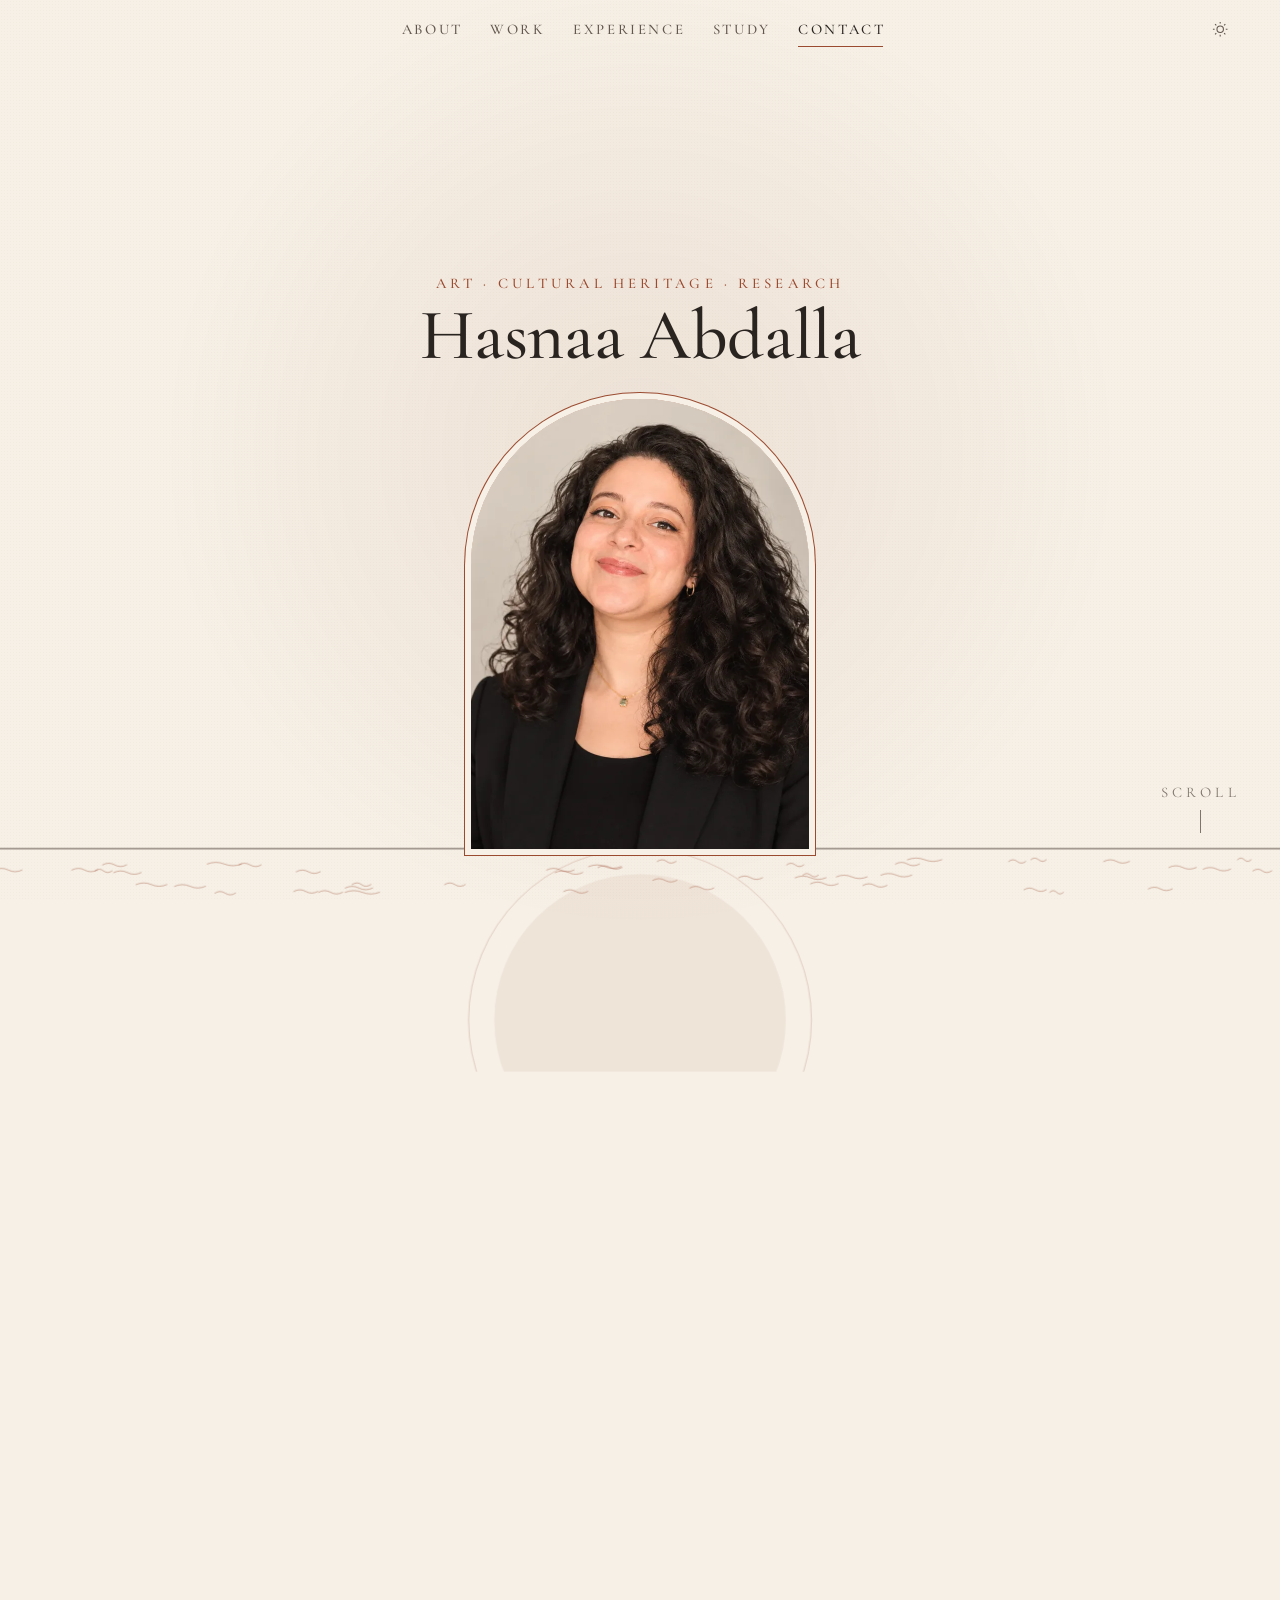
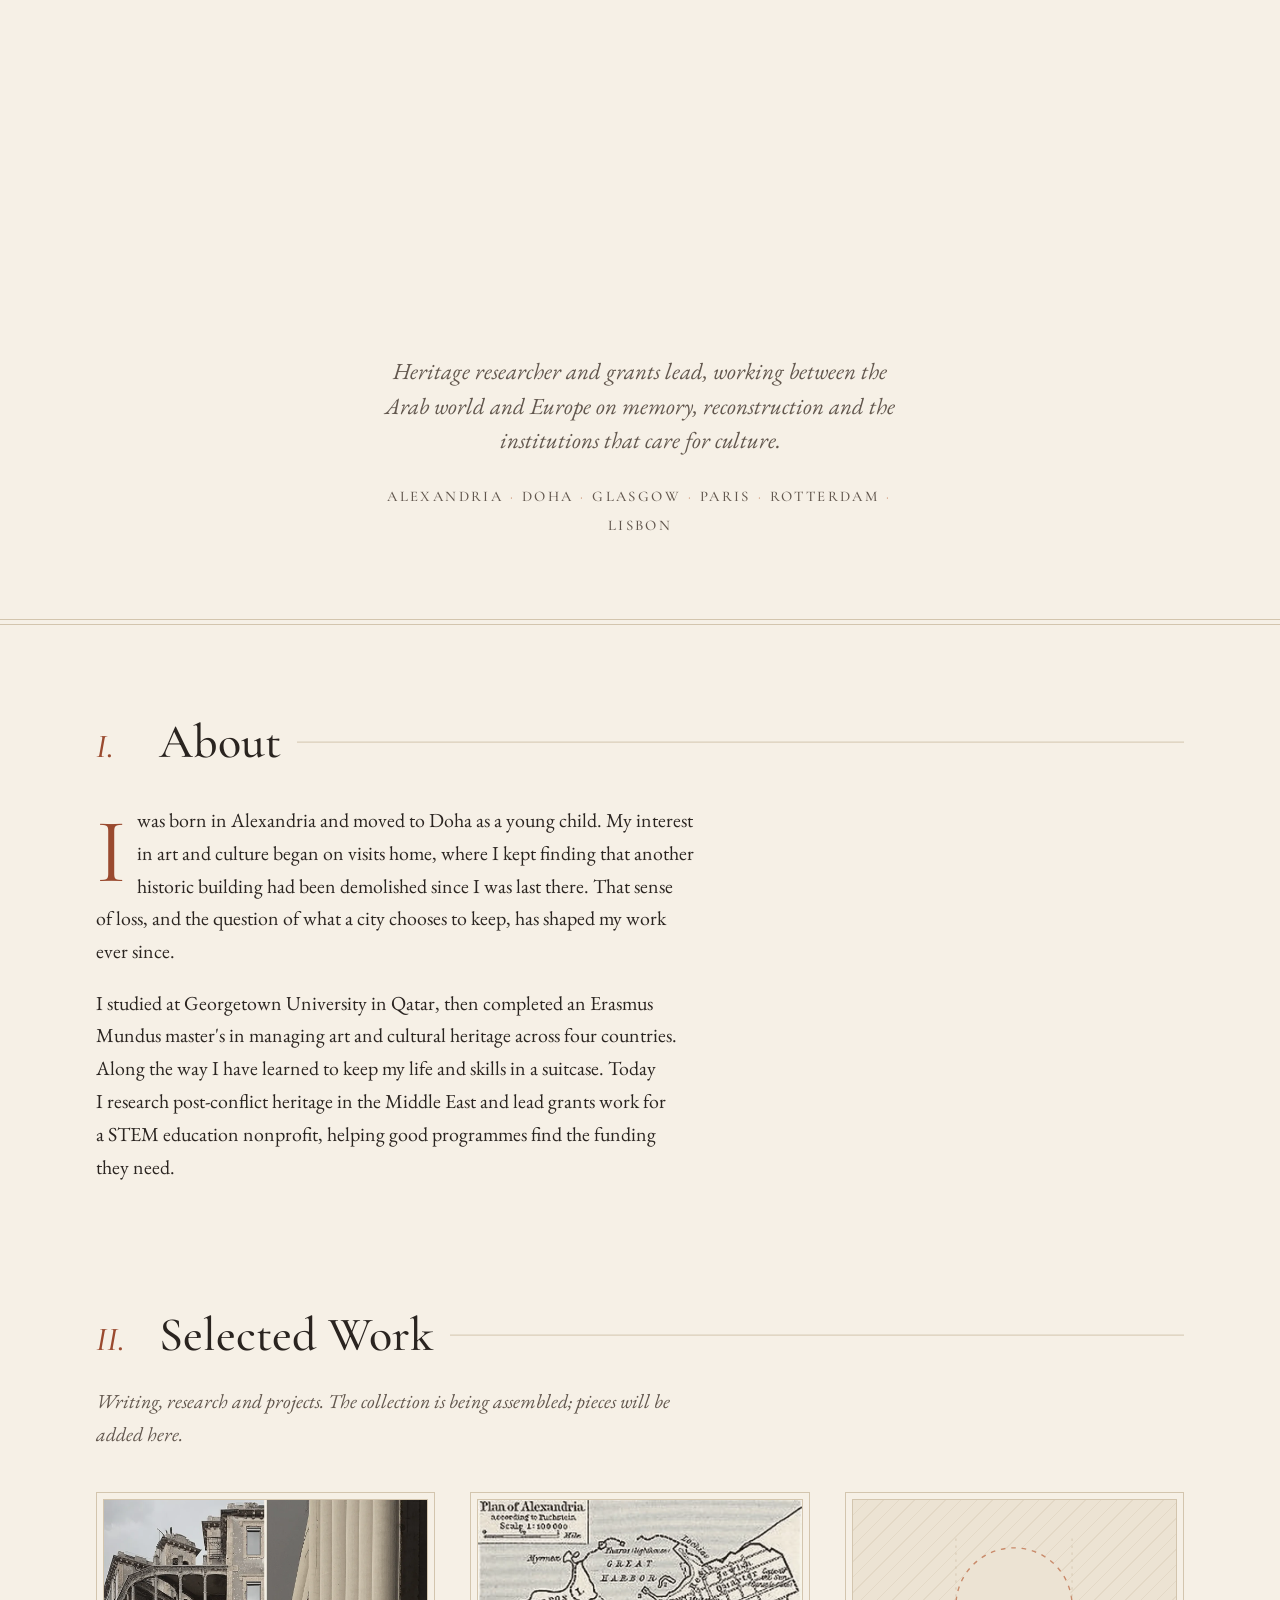
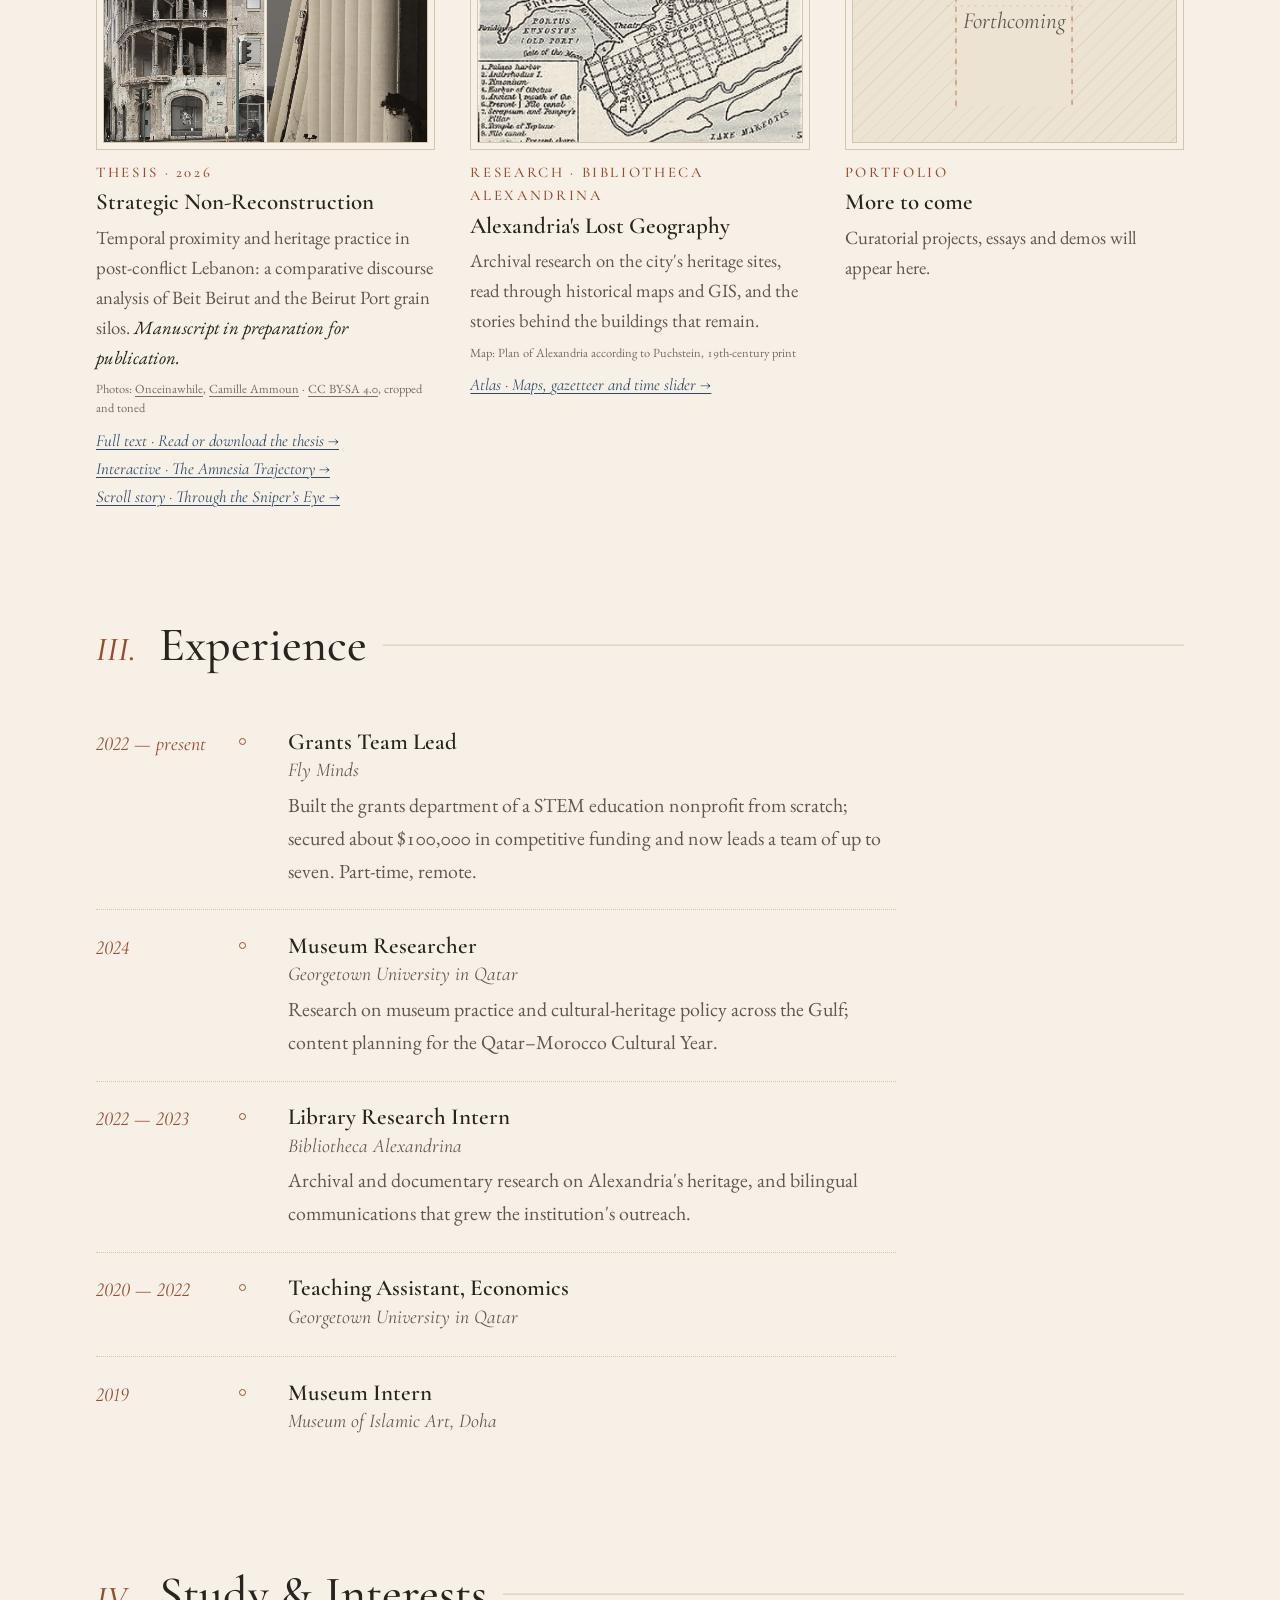
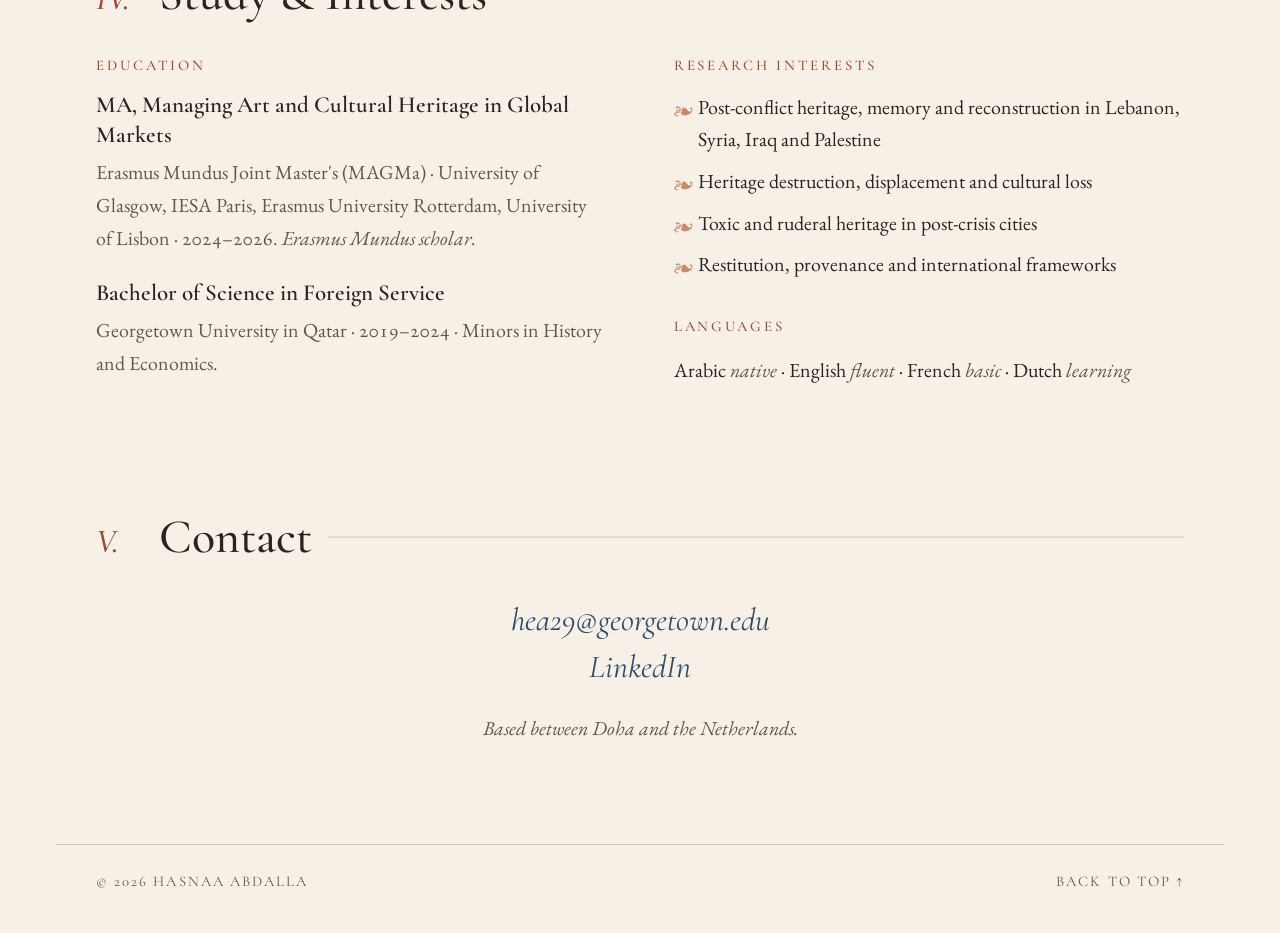
<file: index.html>
<!doctype html>
<html lang="en-GB" class="no-js">
<head>
  <meta charset="utf-8">
  <meta name="viewport" content="width=device-width, initial-scale=1">
  <title>Hasnaa Abdalla</title>
  <meta name="description" content="Hasnaa Abdalla — cultural heritage researcher and grants lead. Born in Alexandria, raised in Doha, trained across Glasgow, Paris, Rotterdam and Lisbon.">
  <meta property="og:title" content="Hasnaa Abdalla">
  <meta property="og:description" content="Cultural heritage, research and grants. Alexandria · Doha · Europe.">
  <meta property="og:type" content="website">
  <meta property="og:url" content="https://hasnaa-abdalla.github.io/">
  <meta property="og:site_name" content="Hasnaa Abdalla">
  <meta property="og:image" content="https://hasnaa-abdalla.github.io/assets/img/og/home.jpg">
  <meta property="og:image:width" content="1200">
  <meta property="og:image:height" content="630">
  <meta property="og:image:alt" content="Hasnaa Abdalla, with a line drawing of the Alexandria skyline">
  <meta name="twitter:card" content="summary_large_image">
  <meta name="twitter:image" content="https://hasnaa-abdalla.github.io/assets/img/og/home.jpg">
  <meta name="theme-color" content="#f6f0e6" media="(prefers-color-scheme: light)">
  <meta name="theme-color" content="#1b1714" media="(prefers-color-scheme: dark)">
  <script>
    document.documentElement.className = 'js';
    try { var t = localStorage.getItem('theme'); if (t) document.documentElement.dataset.theme = t; } catch (e) {}
  </script>
  <link rel="icon" href="assets/img/favicon.svg" type="image/svg+xml">
  <link rel="preconnect" href="https://fonts.googleapis.com">
  <link rel="preconnect" href="https://fonts.gstatic.com" crossorigin>
  <link href="https://fonts.googleapis.com/css2?family=Cormorant+Garamond:ital,wght@0,400;0,500;0,600;1,400;1,500&family=EB+Garamond:ital,wght@0,400;0,500;1,400&display=swap" rel="stylesheet">
  <link rel="stylesheet" href="assets/css/style.css?v=2026-11-10d">
</head>
<body>

  <a class="skip" href="#main">Skip to content</a>

  <div class="progress" aria-hidden="true"></div>

  <header class="topbar">
    <a class="monogram" href="#top" aria-label="Back to top">H. A.</a>
    <nav class="nav" id="site-nav" aria-label="Sections">
      <a href="#about">About</a>
      <a href="#work">Work</a>
      <a href="#experience">Experience</a>
      <a href="#study">Study</a>
      <a href="#contact">Contact</a>
    </nav>
    <div class="bar-actions">
      <button class="icon-btn theme-toggle" type="button" aria-label="Toggle dark mode">
        <svg class="sun" viewBox="0 0 24 24" fill="none" stroke="currentColor" stroke-width="1.4" aria-hidden="true"><circle cx="12" cy="12" r="4.2"/><path d="M12 2.5v2.2M12 19.3v2.2M2.5 12h2.2M19.3 12h2.2M5.3 5.3l1.6 1.6M17.1 17.1l1.6 1.6M5.3 18.7l1.6-1.6M17.1 6.9l1.6-1.6"/></svg>
        <svg class="moon" viewBox="0 0 24 24" fill="none" stroke="currentColor" stroke-width="1.4" aria-hidden="true"><path d="M20 14.5A8.5 8.5 0 0 1 9.5 4a8.5 8.5 0 1 0 10.5 10.5z"/></svg>
      </button>
      <button class="icon-btn menu-toggle" type="button" aria-label="Open menu" aria-expanded="false" aria-controls="site-nav"><span></span></button>
    </div>
  </header>

  <div class="masthead hero" id="top">
    <div class="hero-track">
      <div class="hero-stage">
        <div class="hero-sky" aria-hidden="true">
          <!-- Alexandria skyline. Each building constructs itself as the page scrolls:
               --p (0 to 1) is set in assets/js/main.js; each building has a start (--s)
               and a duration (--d) on that scale. Left to right: Qaitbay Citadel, the
               Corniche, Abu al-Abbas al-Mursi Mosque, the Bibliotheca Alexandrina and its
               planetarium, Pompey's Pillar, Stanley Bridge. -->
          <svg viewBox="0 0 1600 420" preserveAspectRatio="xMidYMax slice">
            <defs><clipPath id="sky-above"><rect x="0" y="0" width="1600" height="360" /></clipPath></defs>
            <g class="sun" clip-path="url(#sky-above)">
              <circle class="sun-disc" cx="800" cy="300" r="170" />
              <circle class="sun-ring" cx="800" cy="300" r="200" />
            </g>
            <g class="bld far" style="--s:0.500;--d:0.160">
              <path class="fill" d="M0 360 V333 H46 V301 H97 V338 H126 V336 H186 V305 H235 V310 H264 V340 H303 V315 H334 V338 H386 V337 H427 V339 H480 V328 H513 V306 H542 V339 H593 V340 H633 V324 H667 V333 H719 V335 H779 V307 H824 V336 H861 V319 H899 V307 H931 V306 H961 V303 H990 V311 H1029 V315 H1089 V313 H1135 V319 H1190 V327 H1235 V298 H1272 V337 H1313 V309 H1358 V321 H1415 V324 H1469 V335 H1499 V316 H1557 V294 H1593 V333 H1640 V360" />
              <path class="d" pathLength="1" d="M0 360 V333 H46 V301 H97 V338 H126 V336 H186 V305 H235 V310 H264 V340 H303 V315 H334 V338 H386 V337 H427 V339 H480 V328 H513 V306 H542 V339 H593 V340 H633 V324 H667 V333 H719 V335 H779 V307 H824 V336 H861 V319 H899 V307 H931 V306 H961 V303 H990 V311 H1029 V315 H1089 V313 H1135 V319 H1190 V327 H1235 V298 H1272 V337 H1313 V309 H1358 V321 H1415 V324 H1469 V335 H1499 V316 H1557 V294 H1593 V333 H1640 V360" />
            </g>
            <g class="bld " style="--s:0.020;--d:0.120">
              <path class="guide" d="M640 360 V222 M720 360 V222 M622 250 H738" />
              <path class="fill" d="M640 360 V250 H720 V360 Z" />
              <path class="d" pathLength="1" d="M640 360 V250 H720 V360 Z" />
              <path class="d dt" pathLength="1" d="M652 266 h9 v12 h-9 Z M652 288 h9 v12 h-9 Z M652 310 h9 v12 h-9 Z M652 332 h9 v12 h-9 Z M672 266 h9 v12 h-9 Z M672 288 h9 v12 h-9 Z M672 310 h9 v12 h-9 Z M672 332 h9 v12 h-9 Z M692 266 h9 v12 h-9 Z M692 288 h9 v12 h-9 Z M692 310 h9 v12 h-9 Z M692 332 h9 v12 h-9 Z" />
            </g>
            <g class="bld " style="--s:0.040;--d:0.120">
              <path class="guide" d="M720 360 V257 M790 360 V257 M702 285 H808" />
              <path class="fill" d="M720 360 V285 H790 V360 Z" />
              <path class="d" pathLength="1" d="M720 360 V285 H790 V360 Z" />
              <path class="d dt" pathLength="1" d="M732 310 V302.0 A4.0 4.0 0 0 1 740 302.0 V310 Z M732 330 V322.0 A4.0 4.0 0 0 1 740 322.0 V330 Z M732 350 V342.0 A4.0 4.0 0 0 1 740 342.0 V350 Z M750 310 V302.0 A4.0 4.0 0 0 1 758 302.0 V310 Z M750 330 V322.0 A4.0 4.0 0 0 1 758 322.0 V330 Z M750 350 V342.0 A4.0 4.0 0 0 1 758 342.0 V350 Z M768 310 V302.0 A4.0 4.0 0 0 1 776 302.0 V310 Z M768 330 V322.0 A4.0 4.0 0 0 1 776 322.0 V330 Z M768 350 V342.0 A4.0 4.0 0 0 1 776 342.0 V350 Z" />
            </g>
            <g class="bld " style="--s:0.060;--d:0.140">
              <path class="guide" d="M790 360 V198 M880 360 V198 M772 226 H898" />
              <path class="fill" d="M790 360 V238 H808 V226 H862 V238 H880 V360 Z" />
              <path class="d" pathLength="1" d="M790 360 V238 H808 V226 H862 V238 H880 V360 Z" />
              <path class="d dt" pathLength="1" d="M800 266 V256.5 A4.5 4.5 0 0 1 809 256.5 V266 Z M800 288 V278.5 A4.5 4.5 0 0 1 809 278.5 V288 Z M800 310 V300.5 A4.5 4.5 0 0 1 809 300.5 V310 Z M800 332 V322.5 A4.5 4.5 0 0 1 809 322.5 V332 Z M816 266 V256.5 A4.5 4.5 0 0 1 825 256.5 V266 Z M816 288 V278.5 A4.5 4.5 0 0 1 825 278.5 V288 Z M816 310 V300.5 A4.5 4.5 0 0 1 825 300.5 V310 Z M816 332 V322.5 A4.5 4.5 0 0 1 825 322.5 V332 Z M832 266 V256.5 A4.5 4.5 0 0 1 841 256.5 V266 Z M832 288 V278.5 A4.5 4.5 0 0 1 841 278.5 V288 Z M832 310 V300.5 A4.5 4.5 0 0 1 841 300.5 V310 Z M832 332 V322.5 A4.5 4.5 0 0 1 841 322.5 V332 Z M848 266 V256.5 A4.5 4.5 0 0 1 857 256.5 V266 Z M848 288 V278.5 A4.5 4.5 0 0 1 857 278.5 V288 Z M848 310 V300.5 A4.5 4.5 0 0 1 857 300.5 V310 Z M848 332 V322.5 A4.5 4.5 0 0 1 857 322.5 V332 Z M864 266 V256.5 A4.5 4.5 0 0 1 873 256.5 V266 Z M864 288 V278.5 A4.5 4.5 0 0 1 873 278.5 V288 Z M864 310 V300.5 A4.5 4.5 0 0 1 873 300.5 V310 Z M864 332 V322.5 A4.5 4.5 0 0 1 873 322.5 V332 Z M790 244 H880" />
            </g>
            <g class="bld " style="--s:0.080;--d:0.120">
              <path class="guide" d="M880 360 V240 M960 360 V240 M862 268 H978" />
              <path class="fill" d="M880 360 V268 H960 V360 Z" />
              <path class="d" pathLength="1" d="M880 360 V268 H960 V360 Z" />
              <path class="d dt" pathLength="1" d="M892 282 h9 v11 h-9 Z M892 302 h9 v11 h-9 Z M892 322 h9 v11 h-9 Z M910 282 h9 v11 h-9 Z M910 302 h9 v11 h-9 Z M910 322 h9 v11 h-9 Z M928 282 h9 v11 h-9 Z M928 302 h9 v11 h-9 Z M928 322 h9 v11 h-9 Z M946 282 h9 v11 h-9 Z M946 302 h9 v11 h-9 Z M946 322 h9 v11 h-9 Z" />
            </g>
            <g class="bld " style="--s:0.080;--d:0.180" transform="translate(-40 0)">
              <path class="guide" d="M528 360 V68 M626 360 V68 M510 96 H644" />
              <path class="fill" d="M528 360 V300 H540 V290 A10 10 0 0 1 556 290 V300 H560 V282 H566 C566 255 584 240 585 228 L585 218 L587 218 L587 228 C588 240 606 255 606 282 H612 V300 H618 V360 Z M612 360 V214 H626 V360 Z M609 214 H629 V208 H611 Z M614 208 V170 H624 V208 M610 170 H628 V165 H610 Z M615 165 V132 H623 V165 M615 132 C615 120 619 114 619 108 C619 114 623 120 623 132 Z M619 108 V96" />
              <path class="d" pathLength="1" d="M528 360 V300 H540 V290 A10 10 0 0 1 556 290 V300 H560 V282 H566 C566 255 584 240 585 228 L585 218 L587 218 L587 228 C588 240 606 255 606 282 H612 V300 H618 V360 Z M612 360 V214 H626 V360 Z M609 214 H629 V208 H611 Z M614 208 V170 H624 V208 M610 170 H628 V165 H610 Z M615 165 V132 H623 V165 M615 132 C615 120 619 114 619 108 C619 114 623 120 623 132 Z M619 108 V96" />
              <path class="d dt" pathLength="1" d="M534 334 V320.0 A4.0 4.0 0 0 1 542 320.0 V334 Z M550 334 V320.0 A4.0 4.0 0 0 1 558 320.0 V334 Z M566 334 V320.0 A4.0 4.0 0 0 1 574 320.0 V334 Z M582 334 V320.0 A4.0 4.0 0 0 1 590 320.0 V334 Z M598 334 V320.0 A4.0 4.0 0 0 1 606 320.0 V334 Z M560 300 H612 M570 290 H602 M619 230 V250 M619 185 V200 M619 145 V158" />
            </g>
            <g class="bld " style="--s:0.120;--d:0.180">
              <path class="guide" d="M968 360 V218 M1146 360 V218 M950 246 H1164" />
              <path class="fill" d="M968 360 V344 L1146 246 V360 Z" />
              <path class="d" pathLength="1" d="M968 360 V344 L1146 246 V360 Z" />
              <path class="d dt" pathLength="1" d="M968 345.8 L1146 248.3 M968 347.6 L1146 250.6 M968 349.3 L1146 252.8 M968 351.1 L1146 255.1 M968 352.9 L1146 257.4 M968 354.7 L1146 259.7 M968 356.4 L1146 262.0 M968 358.2 L1146 264.2 M984 335.2 L984 345.2 M1000 326.4 L1000 336.4 M1016 317.6 L1016 327.6 M1032 308.8 L1032 318.8 M1048 300.0 L1048 310.0 M1064 291.1 L1064 301.1 M1080 282.3 L1080 292.3 M1096 273.5 L1096 283.5 M1112 264.7 L1112 274.7 M1128 255.9 L1128 265.9 M1144 247.1 L1144 257.1 M1122 326 h3 M1069 348 h7 M1133 350 h5 M1103 344 h5 M1136 331 h7 M1118 304 h3 M1094 330 h3 M1067 346 h5 M1133 343 h6 M1096 345 h6 M1104 301 h6 M1105 310 h7 M1074 331 h3 M1087 349 h5 M1076 347 h4 M1110 325 h6 M1070 310 h6 M1111 335 h5 M1077 352 h6 M1130 317 h6 M1105 343 h6 M1089 309 h3 M1082 309 h4 M1089 300 h6 M1135 311 h5 M1096 300 h4" />
            </g>
            <g class="bld " style="--s:0.200;--d:0.080">
              <path class="guide" d="M978 360 V280 M1030 360 V280 M960 308 H1048" />
              <path class="fill" d="M978 334 A26 26 0 1 1 1030 334 A26 26 0 1 1 978 334 Z" />
              <path class="d" pathLength="1" d="M978 334 A26 26 0 1 1 1030 334 A26 26 0 1 1 978 334 Z" />
              <path class="d dt" pathLength="1" d="M978 334 H1030 M984 320 Q1004 314 1024 320 M984 348 Q1004 354 1024 348" />
            </g>
            <g class="bld " style="--s:0.400;--d:0.140" transform="translate(-250 0)">
              <path class="guide" d="M338 360 V240 M410 360 V240 M320 268 H428" />
              <path class="fill" d="M338 360 V268 H410 V360 Z" />
              <path class="d" pathLength="1" d="M338 360 V268 H410 V360 Z" />
              <path class="d dt" pathLength="1" d="M346 294 V286.5 A4.5 4.5 0 0 1 355 286.5 V294 Z M346 312 V304.5 A4.5 4.5 0 0 1 355 304.5 V312 Z M346 330 V322.5 A4.5 4.5 0 0 1 355 322.5 V330 Z M346 348 V340.5 A4.5 4.5 0 0 1 355 340.5 V348 Z M364 294 V286.5 A4.5 4.5 0 0 1 373 286.5 V294 Z M364 312 V304.5 A4.5 4.5 0 0 1 373 304.5 V312 Z M364 330 V322.5 A4.5 4.5 0 0 1 373 322.5 V330 Z M364 348 V340.5 A4.5 4.5 0 0 1 373 340.5 V348 Z M382 294 V286.5 A4.5 4.5 0 0 1 391 286.5 V294 Z M382 312 V304.5 A4.5 4.5 0 0 1 391 304.5 V312 Z M382 330 V322.5 A4.5 4.5 0 0 1 391 322.5 V330 Z M382 348 V340.5 A4.5 4.5 0 0 1 391 340.5 V348 Z M400 294 V286.5 A4.5 4.5 0 0 1 409 286.5 V294 Z M400 312 V304.5 A4.5 4.5 0 0 1 409 304.5 V312 Z M400 330 V322.5 A4.5 4.5 0 0 1 409 322.5 V330 Z M400 348 V340.5 A4.5 4.5 0 0 1 409 340.5 V348 Z M338 276 H410 M342 300 H406 M342 318 H406 M342 336 H406" />
            </g>
            <g class="bld " style="--s:0.430;--d:0.140" transform="translate(-250 0)">
              <path class="guide" d="M410 360 V187 M474 360 V187 M392 215 H492" />
              <path class="fill" d="M410 360 V240 H452 V226 A11 11 0 0 1 474 226 V360 Z M452 240 H474" />
              <path class="d" pathLength="1" d="M410 360 V240 H452 V226 A11 11 0 0 1 474 226 V360 Z M452 240 H474" />
              <path class="d dt" pathLength="1" d="M418 254 h8 v12 h-8 Z M418 274 h8 v12 h-8 Z M418 294 h8 v12 h-8 Z M418 314 h8 v12 h-8 Z M418 334 h8 v12 h-8 Z M434 254 h8 v12 h-8 Z M434 274 h8 v12 h-8 Z M434 294 h8 v12 h-8 Z M434 314 h8 v12 h-8 Z M434 334 h8 v12 h-8 Z M456 250 V350 M470 250 V350 M463 215 V206" />
            </g>
            <g class="bld " style="--s:0.460;--d:0.120" transform="translate(-250 0)">
              <path class="guide" d="M474 360 V258 M522 360 V258 M456 286 H540" />
              <path class="fill" d="M474 360 V286 H522 V360 Z" />
              <path class="d" pathLength="1" d="M474 360 V286 H522 V360 Z" />
              <path class="d dt" pathLength="1" d="M482 309 V301.5 A3.5 3.5 0 0 1 489 301.5 V309 Z M482 327 V319.5 A3.5 3.5 0 0 1 489 319.5 V327 Z M482 345 V337.5 A3.5 3.5 0 0 1 489 337.5 V345 Z M496 309 V301.5 A3.5 3.5 0 0 1 503 301.5 V309 Z M496 327 V319.5 A3.5 3.5 0 0 1 503 319.5 V327 Z M496 345 V337.5 A3.5 3.5 0 0 1 503 337.5 V345 Z M510 309 V301.5 A3.5 3.5 0 0 1 517 301.5 V309 Z M510 327 V319.5 A3.5 3.5 0 0 1 517 319.5 V327 Z M510 345 V337.5 A3.5 3.5 0 0 1 517 337.5 V345 Z" />
            </g>
            <g class="bld " style="--s:0.260;--d:0.120">
              <path class="guide" d="M1179 360 V138 M1203 360 V138 M1161 166 H1221" />
              <path class="fill" d="M1150 360 Q1190 336 1232 360 Z M1180 346 V330 H1202 V346 M1185 330 V178 H1197 V330 M1179 178 L1203 178 L1199 166 L1183 166 Z" />
              <path class="d" pathLength="1" d="M1150 360 Q1190 336 1232 360 Z M1180 346 V330 H1202 V346 M1185 330 V178 H1197 V330 M1179 178 L1203 178 L1199 166 L1183 166 Z" />
              <path class="d dt" pathLength="1" d="M1191 320 V190" />
            </g>
            <g class="bld " style="--s:0.300;--d:0.200" transform="translate(219.2 72) scale(.8)">
              <path class="guide" d="M66 360 V126 M334 360 V126 M48 154 H352" />
              <path class="fill" d="M66 360 V306 L66 299 L74 299 L74 306 L80 306 L80 299 L88 299 L88 306 L94 306 L94 299 L102 299 L102 306 L108 306 L108 299 L116 299 L116 306 L122 306 L122 299 L130 299 L130 306 L136 306 L136 299 L144 299 L144 306 L150 306 L150 299 L158 299 L158 306 L164 306 L164 299 L172 299 L172 306 L178 306 L178 299 L186 299 L186 306 L192 306 L192 299 L200 299 L200 306 L206 306 L206 299 L214 299 L214 306 L220 306 L220 299 L228 299 L228 306 L234 306 L234 299 L242 299 L242 306 L248 306 L248 299 L256 299 L256 306 L262 306 L262 299 L270 299 L270 306 L276 306 L276 299 L284 299 L284 306 L290 306 L290 299 L298 299 L298 306 L304 306 L304 299 L312 299 L312 306 L318 306 L318 299 L326 299 L326 306 L332 306 L334 306 V360 Z M66 360 V284 A15 15 0 0 1 96 284 V360 M304 360 V284 A15 15 0 0 1 334 284 V360 M150 306 V214 L150 208 L157 208 L157 214 L162 214 L162 208 L169 208 L169 214 L174 214 L174 208 L181 208 L181 214 L186 214 L186 208 L193 208 L193 214 L198 214 L198 208 L205 208 L205 214 L210 214 L210 208 L217 208 L217 214 L222 214 L222 208 L229 208 L229 214 L234 214 L234 208 L241 208 L241 214 L246 214 L250 214 V306 M144 306 V202 A9 9 0 0 1 162 202 V306 M238 306 V202 A9 9 0 0 1 256 202 V306 M196 214 V168 H204 V214 M192 176 H208 V172 H192 Z M197 168 L200 154 L203 168" />
              <path class="d" pathLength="1" d="M66 360 V306 L66 299 L74 299 L74 306 L80 306 L80 299 L88 299 L88 306 L94 306 L94 299 L102 299 L102 306 L108 306 L108 299 L116 299 L116 306 L122 306 L122 299 L130 299 L130 306 L136 306 L136 299 L144 299 L144 306 L150 306 L150 299 L158 299 L158 306 L164 306 L164 299 L172 299 L172 306 L178 306 L178 299 L186 299 L186 306 L192 306 L192 299 L200 299 L200 306 L206 306 L206 299 L214 299 L214 306 L220 306 L220 299 L228 299 L228 306 L234 306 L234 299 L242 299 L242 306 L248 306 L248 299 L256 299 L256 306 L262 306 L262 299 L270 299 L270 306 L276 306 L276 299 L284 299 L284 306 L290 306 L290 299 L298 299 L298 306 L304 306 L304 299 L312 299 L312 306 L318 306 L318 299 L326 299 L326 306 L332 306 L334 306 V360 Z M66 360 V284 A15 15 0 0 1 96 284 V360 M304 360 V284 A15 15 0 0 1 334 284 V360 M150 306 V214 L150 208 L157 208 L157 214 L162 214 L162 208 L169 208 L169 214 L174 214 L174 208 L181 208 L181 214 L186 214 L186 208 L193 208 L193 214 L198 214 L198 208 L205 208 L205 214 L210 214 L210 208 L217 208 L217 214 L222 214 L222 208 L229 208 L229 214 L234 214 L234 208 L241 208 L241 214 L246 214 L250 214 V306 M144 306 V202 A9 9 0 0 1 162 202 V306 M238 306 V202 A9 9 0 0 1 256 202 V306 M196 214 V168 H204 V214 M192 176 H208 V172 H192 Z M197 168 L200 154 L203 168" />
              <path class="d dt" pathLength="1" d="M190 360 V340.0 A10.0 10.0 0 0 1 210 340.0 V360 Z M166 236 V250 M178 236 V250 M190 236 V250 M202 236 V250 M214 236 V250 M226 236 V250 M160 276 V266.0 A4.0 4.0 0 0 1 168 266.0 V276 Z M180 276 V266.0 A4.0 4.0 0 0 1 188 266.0 V276 Z M200 276 V266.0 A4.0 4.0 0 0 1 208 266.0 V276 Z M220 276 V266.0 A4.0 4.0 0 0 1 228 266.0 V276 Z M240 276 V266.0 A4.0 4.0 0 0 1 248 266.0 V276 Z M76 300 V312 M86 300 V312 M314 300 V312 M324 300 V312" />
            </g>
            <g class="bld " style="--s:0.420;--d:0.200">
              <path class="guide" d="M1236 360 V234 M1564 360 V234 M1218 262 H1582" />
              <path class="fill" d="M1236 360 V330 H1564 V360 M1244 360 V346 A16 16 0 0 1 1276 346 V360 M1284 360 V346 A16 16 0 0 1 1316 346 V360 M1324 360 V346 A16 16 0 0 1 1356 346 V360 M1364 360 V346 A16 16 0 0 1 1396 346 V360 M1404 360 V346 A16 16 0 0 1 1436 346 V360 M1444 360 V346 A16 16 0 0 1 1476 346 V360 M1484 360 V346 A16 16 0 0 1 1516 346 V360 M1524 360 V346 A16 16 0 0 1 1556 346 V360 M1296 330 V276 L1308 262 L1320 276 V330 M1293 276 H1323 M1488 330 V276 L1500 262 L1512 276 V330 M1485 276 H1515 M1236 330 V306 L1248 292 L1260 306 V330 M1233 306 H1263 M1540 330 V306 L1552 292 L1564 306 V330 M1537 306 H1567" />
              <path class="d" pathLength="1" d="M1236 360 V330 H1564 V360 M1244 360 V346 A16 16 0 0 1 1276 346 V360 M1284 360 V346 A16 16 0 0 1 1316 346 V360 M1324 360 V346 A16 16 0 0 1 1356 346 V360 M1364 360 V346 A16 16 0 0 1 1396 346 V360 M1404 360 V346 A16 16 0 0 1 1436 346 V360 M1444 360 V346 A16 16 0 0 1 1476 346 V360 M1484 360 V346 A16 16 0 0 1 1516 346 V360 M1524 360 V346 A16 16 0 0 1 1556 346 V360 M1296 330 V276 L1308 262 L1320 276 V330 M1293 276 H1323 M1488 330 V276 L1500 262 L1512 276 V330 M1485 276 H1515 M1236 330 V306 L1248 292 L1260 306 V330 M1233 306 H1263 M1540 330 V306 L1552 292 L1564 306 V330 M1537 306 H1567" />
              <path class="d dt" pathLength="1" d="M1236 322 H1564 M1240 322 V330 M1250 322 V330 M1260 322 V330 M1270 322 V330 M1280 322 V330 M1290 322 V330 M1300 322 V330 M1310 322 V330 M1320 322 V330 M1330 322 V330 M1340 322 V330 M1350 322 V330 M1360 322 V330 M1370 322 V330 M1380 322 V330 M1390 322 V330 M1400 322 V330 M1410 322 V330 M1420 322 V330 M1430 322 V330 M1440 322 V330 M1450 322 V330 M1460 322 V330 M1470 322 V330 M1480 322 V330 M1490 322 V330 M1500 322 V330 M1510 322 V330 M1520 322 V330 M1530 322 V330 M1540 322 V330 M1550 322 V330 M1560 322 V330 M1302 312 V296.0 A6.0 6.0 0 0 1 1314 296.0 V312 Z M1494 312 V296.0 A6.0 6.0 0 0 1 1506 296.0 V312 Z" />
            </g>
            <g class="bld mid" style="--s:0.480;--d:0.120">
              <path class="guide" d="M1330 360 V186 M1472 360 V186 M1312 214 H1490" />
              <path class="fill" d="M1330 330 V214 H1366 V330 M1392 330 V232 H1430 V330 M1446 330 V250 H1472 V330" />
              <path class="d" pathLength="1" d="M1330 330 V214 H1366 V330 M1392 330 V232 H1430 V330 M1446 330 V250 H1472 V330" />
              <path class="d dt" pathLength="1" d="M1334 224 H1362 M1334 234 H1362 M1334 244 H1362 M1334 254 H1362 M1334 264 H1362 M1334 274 H1362 M1334 284 H1362 M1334 294 H1362 M1334 304 H1362 M1334 314 H1362 M1334 324 H1362 M1396 242 H1426 M1396 252 H1426 M1396 262 H1426 M1396 272 H1426 M1396 282 H1426 M1396 292 H1426 M1396 302 H1426 M1396 312 H1426 M1396 322 H1426" />
            </g>
            <g class="bld palm" style="--s:0.580;--d:.06">
              <path class="d" pathLength="1" d="M70 360 Q68.4 330.0 62 300 M62.0 300.0 Q46.0 284.2 30.1 288.4 M62.0 300.0 Q53.4 277.7 44.8 275.4 M62.0 300.0 Q69.5 277.0 77.0 274.0 M62.0 300.0 Q78.0 284.2 93.9 288.4 M62.0 300.0 Q61.0 279.0 60.1 278.1 M62.0 300.0 Q49.2 292.3 36.4 304.5 M62.0 300.0 Q74.8 292.3 87.6 304.5" />
            </g>
            <g class="bld palm" style="--s:0.600;--d:.06">
              <path class="d" pathLength="1" d="M268 360 Q269.2 328.0 274 296 M274.0 296.0 Q258.0 280.2 242.1 284.4 M274.0 296.0 Q265.4 273.7 256.8 271.4 M274.0 296.0 Q281.5 273.0 289.0 270.0 M274.0 296.0 Q290.0 280.2 305.9 284.4 M274.0 296.0 Q273.0 275.0 272.1 274.1 M274.0 296.0 Q261.2 288.3 248.4 300.5 M274.0 296.0 Q286.8 288.3 299.6 300.5" />
            </g>
            <g class="bld palm" style="--s:0.620;--d:.06">
              <path class="d" pathLength="1" d="M1158 360 Q1156.8 331.0 1152 302 M1152.0 302.0 Q1136.0 286.2 1120.1 290.4 M1152.0 302.0 Q1143.4 279.7 1134.8 277.4 M1152.0 302.0 Q1159.5 279.0 1167.0 276.0 M1152.0 302.0 Q1168.0 286.2 1183.9 290.4 M1152.0 302.0 Q1151.0 281.0 1150.1 280.1 M1152.0 302.0 Q1139.2 294.3 1126.4 306.5 M1152.0 302.0 Q1164.8 294.3 1177.6 306.5" />
            </g>
            <g class="bld palm" style="--s:0.640;--d:.06">
              <path class="d" pathLength="1" d="M1236 360 Q1237.6 335.0 1244 310 M1244.0 310.0 Q1228.0 294.2 1212.1 298.4 M1244.0 310.0 Q1235.4 287.7 1226.8 285.4 M1244.0 310.0 Q1251.5 287.0 1259.0 284.0 M1244.0 310.0 Q1260.0 294.2 1275.9 298.4 M1244.0 310.0 Q1243.0 289.0 1242.1 288.1 M1244.0 310.0 Q1231.2 302.3 1218.4 314.5 M1244.0 310.0 Q1256.8 302.3 1269.6 314.5" />
            </g>
            <g class="bld palm" style="--s:0.600;--d:.06">
              <path class="d" pathLength="1" d="M930 360 Q931.0 333.0 935 306 M935.0 306.0 Q919.0 290.2 903.1 294.4 M935.0 306.0 Q926.4 283.7 917.8 281.4 M935.0 306.0 Q942.5 283.0 950.0 280.0 M935.0 306.0 Q951.0 290.2 966.9 294.4 M935.0 306.0 Q934.0 285.0 933.1 284.1 M935.0 306.0 Q922.2 298.3 909.4 310.5 M935.0 306.0 Q947.8 298.3 960.6 310.5" />
            </g>
            <g class="bld palm" style="--s:0.610;--d:.06">
              <path class="d" pathLength="1" d="M660 360 Q659.0 335.0 655 310 M655.0 310.0 Q639.0 294.2 623.1 298.4 M655.0 310.0 Q646.4 287.7 637.8 285.4 M655.0 310.0 Q662.5 287.0 670.0 284.0 M655.0 310.0 Q671.0 294.2 686.9 298.4 M655.0 310.0 Q654.0 289.0 653.1 288.1 M655.0 310.0 Q642.2 302.3 629.4 314.5 M655.0 310.0 Q667.8 302.3 680.6 314.5" />
            </g>
            <path class="ground" pathLength="1" d="M0 360 H1600" />
            <path class="waves" pathLength="1" d="M858 406 q7 -4 14 0 t14 0 M1248 408 q6 -4 13 0 t13 0 M257 404 q9 -4 18 0 t18 0 M1341 375 q8 -4 15 0 t15 0 M1393 407 q7 -4 14 0 t14 0 M815 397 q7 -4 14 0 t14 0 M212 402 q9 -4 18 0 t18 0 M820 375 q6 -4 11 0 t11 0 M137 385 q8 -4 15 0 t15 0 M332 379 q6 -4 13 0 t13 0 M1230 375 q5 -4 10 0 t10 0 M0 408 q5 -4 10 0 t10 0 M1098 378 q7 -4 14 0 t14 0 M1256 373 q4 -4 9 0 t9 0 M425 411 q7 -4 14 0 t14 0 M304 412 q6 -4 12 0 t12 0 M711 410 q7 -4 14 0 t14 0 M971 379 q5 -4 10 0 t10 0 M999 401 q8 -4 16 0 t16 0 M990 391 q4 -4 9 0 t9 0 M295 378 q10 -4 20 0 t20 0 M701 388 q8 -4 16 0 t16 0 M1417 382 q8 -4 16 0 t16 0 M47 385 q8 -4 16 0 t16 0 M740 381 q10 -4 19 0 t19 0 M1112 373 q10 -4 20 0 t20 0 M1081 391 q9 -4 18 0 t18 0 M186 388 q8 -4 16 0 t16 0 M751 382 q7 -4 14 0 t14 0 M456 406 q8 -4 16 0 t16 0 M1029 393 q9 -4 18 0 t18 0 M456 411 q10 -4 20 0 t20 0 M399 387 q7 -4 14 0 t14 0 M1515 386 q6 -4 11 0 t11 0 M1060 403 q7 -4 14 0 t14 0 M1497 373 q4 -4 8 0 t8 0 M572 402 q6 -4 12 0 t12 0 M396 410 q7 -4 14 0 t14 0 M915 394 q7 -4 14 0 t14 0 M164 386 q5 -4 10 0 t10 0 M464 402 q6 -4 11 0 t11 0 M691 385 q8 -4 16 0 t16 0 M1278 411 q4 -4 8 0 t8 0 M981 394 q9 -4 18 0 t18 0 M173 379 q7 -4 14 0 t14 0 M1457 384 q8 -4 16 0 t16 0" />
            <path class="birds" d="M700 150 q6 -6 12 0 q6 -6 12 0 M742 128 q5 -5 10 0 q5 -5 10 0 M668 120 q4 -4 8 0 q4 -4 8 0" />
          </svg>
        </div>
        <div class="hero-head">
          <p class="kicker">Art · Cultural Heritage · Research</p>
          <h1>Hasnaa Abdalla</h1>
        </div>
        <img class="hero-photo" src="assets/img/portrait-photo.webp" width="900" height="900"
             alt="Photograph of Hasnaa Abdalla, smiling, with long curly hair and a black blazer">
        <p class="hero-cue" aria-hidden="true">Scroll</p>
      </div>
    </div>
    <div class="title hero-after">
      <p class="lede">
        Heritage researcher and grants lead, working between the Arab world and Europe
        on memory, reconstruction and the institutions that care for culture.
      </p>
      <p class="places"><b>Alexandria</b> <span>·</span> <b>Doha</b> <span>·</span> <b>Glasgow</b> <span>·</span> <b>Paris</b> <span>·</span> <b>Rotterdam</b> <span>·</span> <b>Lisbon</b></p>
    </div>
  </div>

  <main id="main">

    <section id="about" class="section">
      <h2><span class="num">I.</span> About</h2>
      <div class="prose reveal">
        <p class="dropcap">
          I was born in Alexandria and moved to Doha as a young child. My interest in art and
          culture began on visits home, where I kept finding that another historic building had
          been demolished since I was last there. That sense of loss, and the question of what a
          city chooses to keep, has shaped my work ever since.
        </p>
        <p>
          I studied at Georgetown University in Qatar, then completed an Erasmus Mundus master's in
          managing art and cultural heritage across four countries. Along the way I have learned
          to keep my life and skills in a suitcase. Today I research post-conflict heritage in the
          Middle East and lead grants work for a STEM education nonprofit, helping good programmes
          find the funding they need.
        </p>
      </div>
    </section>

    <section id="work" class="section">
      <h2><span class="num">II.</span> Selected Work</h2>
      <p class="section-note reveal">Writing, research and projects. The collection is being assembled; pieces will be added here.</p>

      <div class="gallery">
        <article class="piece reveal">
          <img class="plate" src="assets/img/work-beirut-pair.webp" width="1200" height="900" loading="lazy"
               alt="Two Beirut landmarks side by side: the bullet-scarred Beit Beirut with its open arcades, and the damaged port grain silos">
          <p class="piece-meta">Thesis · 2026</p>
          <h3>Strategic Non-Reconstruction</h3>
          <p>Temporal proximity and heritage practice in post-conflict Lebanon: a comparative
             discourse analysis of Beit Beirut and the Beirut Port grain silos.
             <em>Manuscript in preparation for publication.</em></p>
          <p class="piece-credit">Photos: <a href="https://commons.wikimedia.org/wiki/File:Beit_Beirut_2019.jpg">Onceinawhile</a>,
             <a href="https://commons.wikimedia.org/wiki/File:CAMILLE_AMMOUN_-_SUBSIDENCE_-_SILO_3.jpg">Camille Ammoun</a> ·
             <a href="https://creativecommons.org/licenses/by-sa/4.0/">CC BY-SA 4.0</a>, cropped and toned</p>
          <p class="piece-link"><a href="work/thesis/">Full text · Read or download the thesis →</a></p>
          <p class="piece-link"><a href="work/amnesia/">Interactive · The Amnesia Trajectory →</a></p>
          <p class="piece-link"><a href="work/sniper/">Scroll story · Through the Sniper’s Eye →</a></p>
        </article>

        <article class="piece reveal">
          <img class="plate plate--print" src="assets/img/work-alexandria-map.webp" width="725" height="545" loading="lazy"
               alt="Historical plan of ancient Alexandria after Puchstein, showing Pharos island, the Great Harbour, Portus Eunostus, the street grid and Lake Mareotis">
          <p class="piece-meta">Research · Bibliotheca Alexandrina</p>
          <h3>Alexandria's Lost Geography</h3>
          <p>Archival research on the city's heritage sites, read through historical maps and GIS,
             and the stories behind the buildings that remain.</p>
          <p class="piece-credit">Map: Plan of Alexandria according to Puchstein, 19th-century print</p>
          <p class="piece-link"><a href="alexandria/">Atlas · Maps, gazetteer and time slider →</a></p>
        </article>

        <article class="piece piece--empty reveal">
          <div class="plate plate--blank" aria-hidden="true">
            <svg class="blank-arch" viewBox="0 0 120 150">
              <path d="M10 148 V62 A50 50 0 0 1 110 62 V148" />
              <path d="M2 62 H118 M10 4 V148 M110 4 V148" class="guide" />
            </svg>
            <span>Forthcoming</span>
          </div>
          <p class="piece-meta">Portfolio</p>
          <h3>More to come</h3>
          <p>Curatorial projects, essays and demos will appear here.</p>
        </article>
      </div>
    </section>

    <section id="experience" class="section">
      <h2><span class="num">III.</span> Experience</h2>
      <ol class="timeline">
        <li class="reveal">
          <p class="when">2022 — present</p>
          <div>
            <h3>Grants Team Lead <span class="where">Fly Minds</span></h3>
            <p>Built the grants department of a STEM education nonprofit from scratch; secured about
               $100,000 in competitive funding and now leads a team of up to seven. Part-time, remote.</p>
          </div>
        </li>
        <li class="reveal">
          <p class="when">2024</p>
          <div>
            <h3>Museum Researcher <span class="where">Georgetown University in Qatar</span></h3>
            <p>Research on museum practice and cultural-heritage policy across the Gulf; content
               planning for the Qatar–Morocco Cultural Year.</p>
          </div>
        </li>
        <li class="reveal">
          <p class="when">2022 — 2023</p>
          <div>
            <h3>Library Research Intern <span class="where">Bibliotheca Alexandrina</span></h3>
            <p>Archival and documentary research on Alexandria's heritage, and bilingual
               communications that grew the institution's outreach.</p>
          </div>
        </li>
        <li class="reveal">
          <p class="when">2020 — 2022</p>
          <div>
            <h3>Teaching Assistant, Economics <span class="where">Georgetown University in Qatar</span></h3>
          </div>
        </li>
        <li class="reveal">
          <p class="when">2019</p>
          <div>
            <h3>Museum Intern <span class="where">Museum of Islamic Art, Doha</span></h3>
          </div>
        </li>
      </ol>
    </section>

    <section id="study" class="section">
      <h2><span class="num">IV.</span> Study &amp; Interests</h2>
      <div class="two-col">
        <div class="reveal">
          <h3 class="small-head">Education</h3>
          <dl class="study">
            <dt>MA, Managing Art and Cultural Heritage in Global Markets</dt>
            <dd>Erasmus Mundus Joint Master's (MAGMa) · University of Glasgow, IESA Paris,
                Erasmus University Rotterdam, University of Lisbon · 2024–2026.
                <em>Erasmus Mundus scholar.</em></dd>
            <dt>Bachelor of Science in Foreign Service</dt>
            <dd>Georgetown University in Qatar · 2019–2024 · Minors in History and Economics.</dd>
          </dl>
        </div>
        <div class="reveal">
          <h3 class="small-head">Research interests</h3>
          <ul class="interests">
            <li>Post-conflict heritage, memory and reconstruction in Lebanon, Syria, Iraq and Palestine</li>
            <li>Heritage destruction, displacement and cultural loss</li>
            <li>Toxic and ruderal heritage in post-crisis cities</li>
            <li>Restitution, provenance and international frameworks</li>
          </ul>
          <h3 class="small-head">Languages</h3>
          <p class="langs">Arabic <em>native</em> · English <em>fluent</em> · French <em>basic</em> · Dutch <em>learning</em></p>
        </div>
      </div>
    </section>

    <section id="contact" class="section contact">
      <h2><span class="num">V.</span> Contact</h2>
      <p class="contact-line reveal">
        <a href="mailto:hea29@georgetown.edu">hea29@georgetown.edu</a>
      </p>
      <p class="contact-line reveal">
        <a href="https://www.linkedin.com/in/hasnaa-abdalla-153462240" rel="me noopener">LinkedIn</a>
      </p>
      <p class="section-note reveal">Based between Doha and the Netherlands.</p>
    </section>

  </main>

  <footer class="footer">
    <p>&copy; <span id="year">2026</span> Hasnaa Abdalla</p>
    <p><a href="#top">Back to top &uarr;</a></p>
  </footer>

  <script src="assets/js/main.js?v=2026-11-10" defer></script>
</body>
</html>
</file>
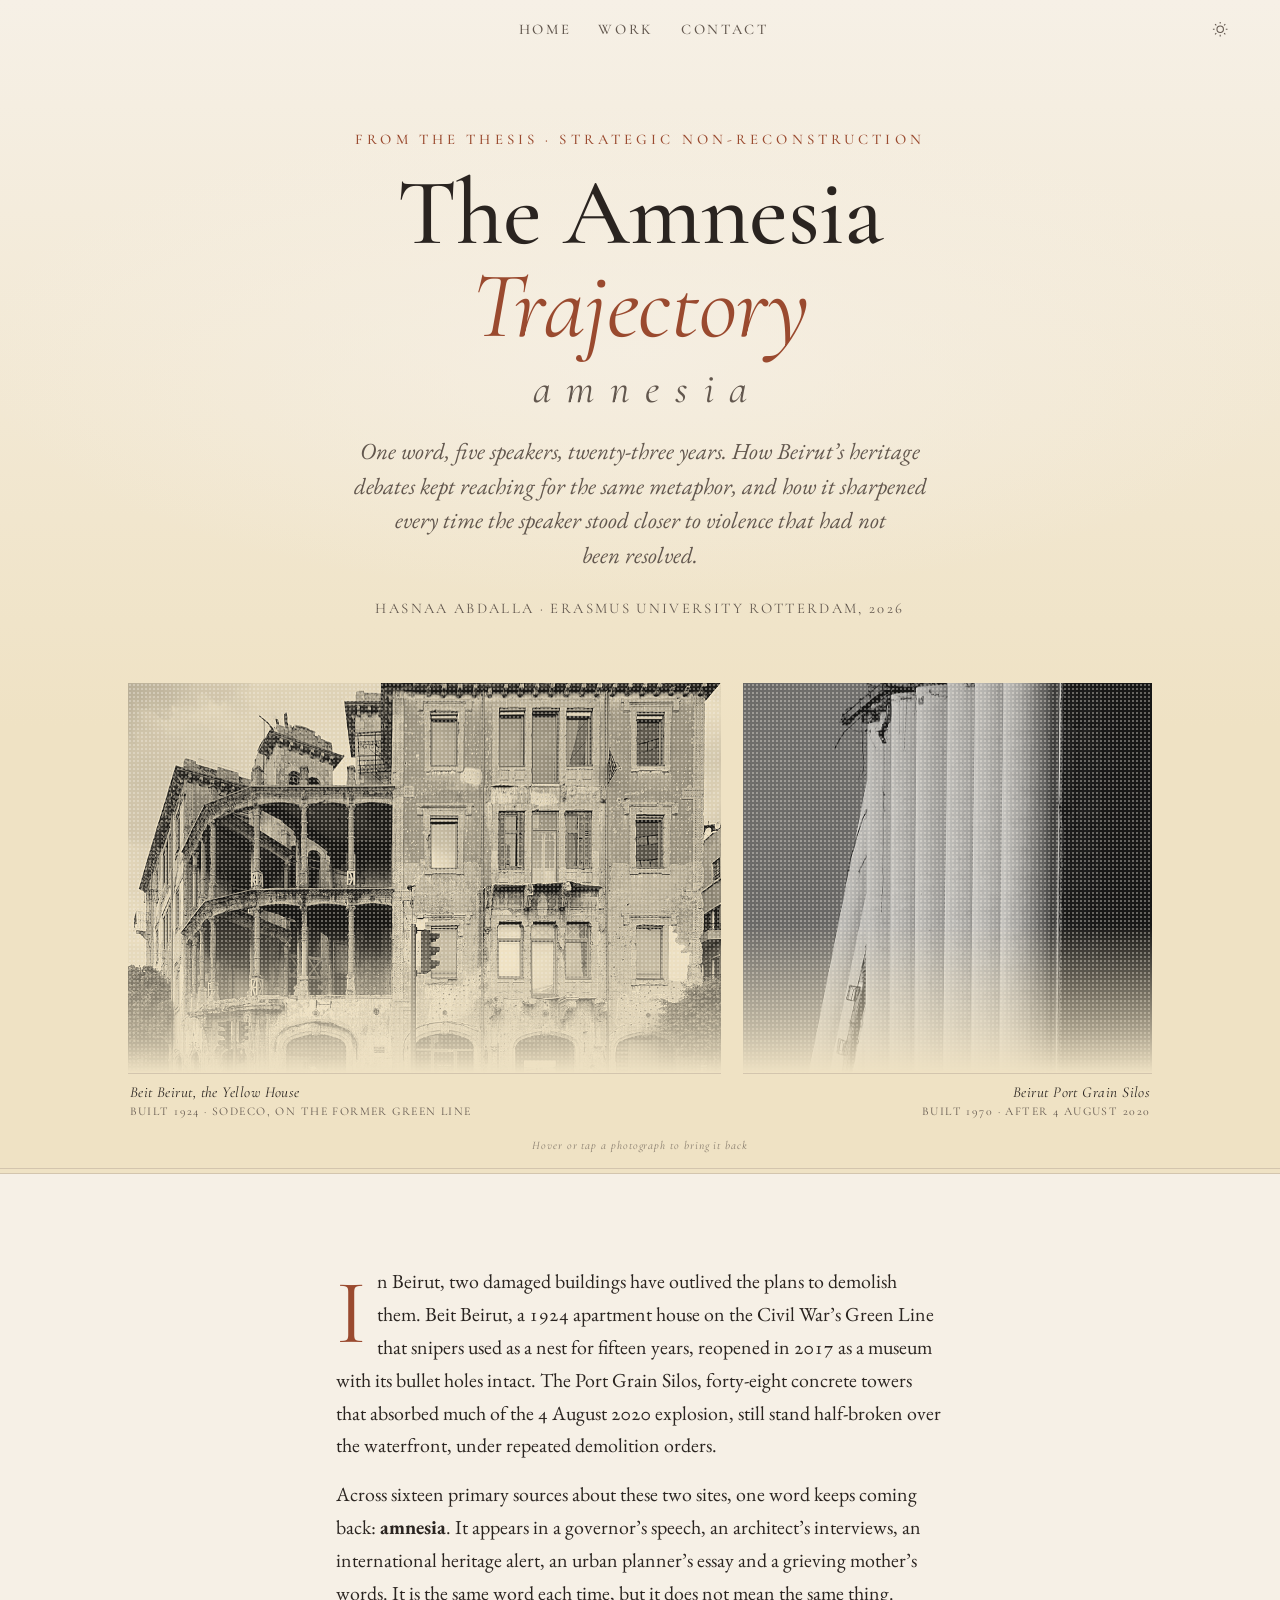
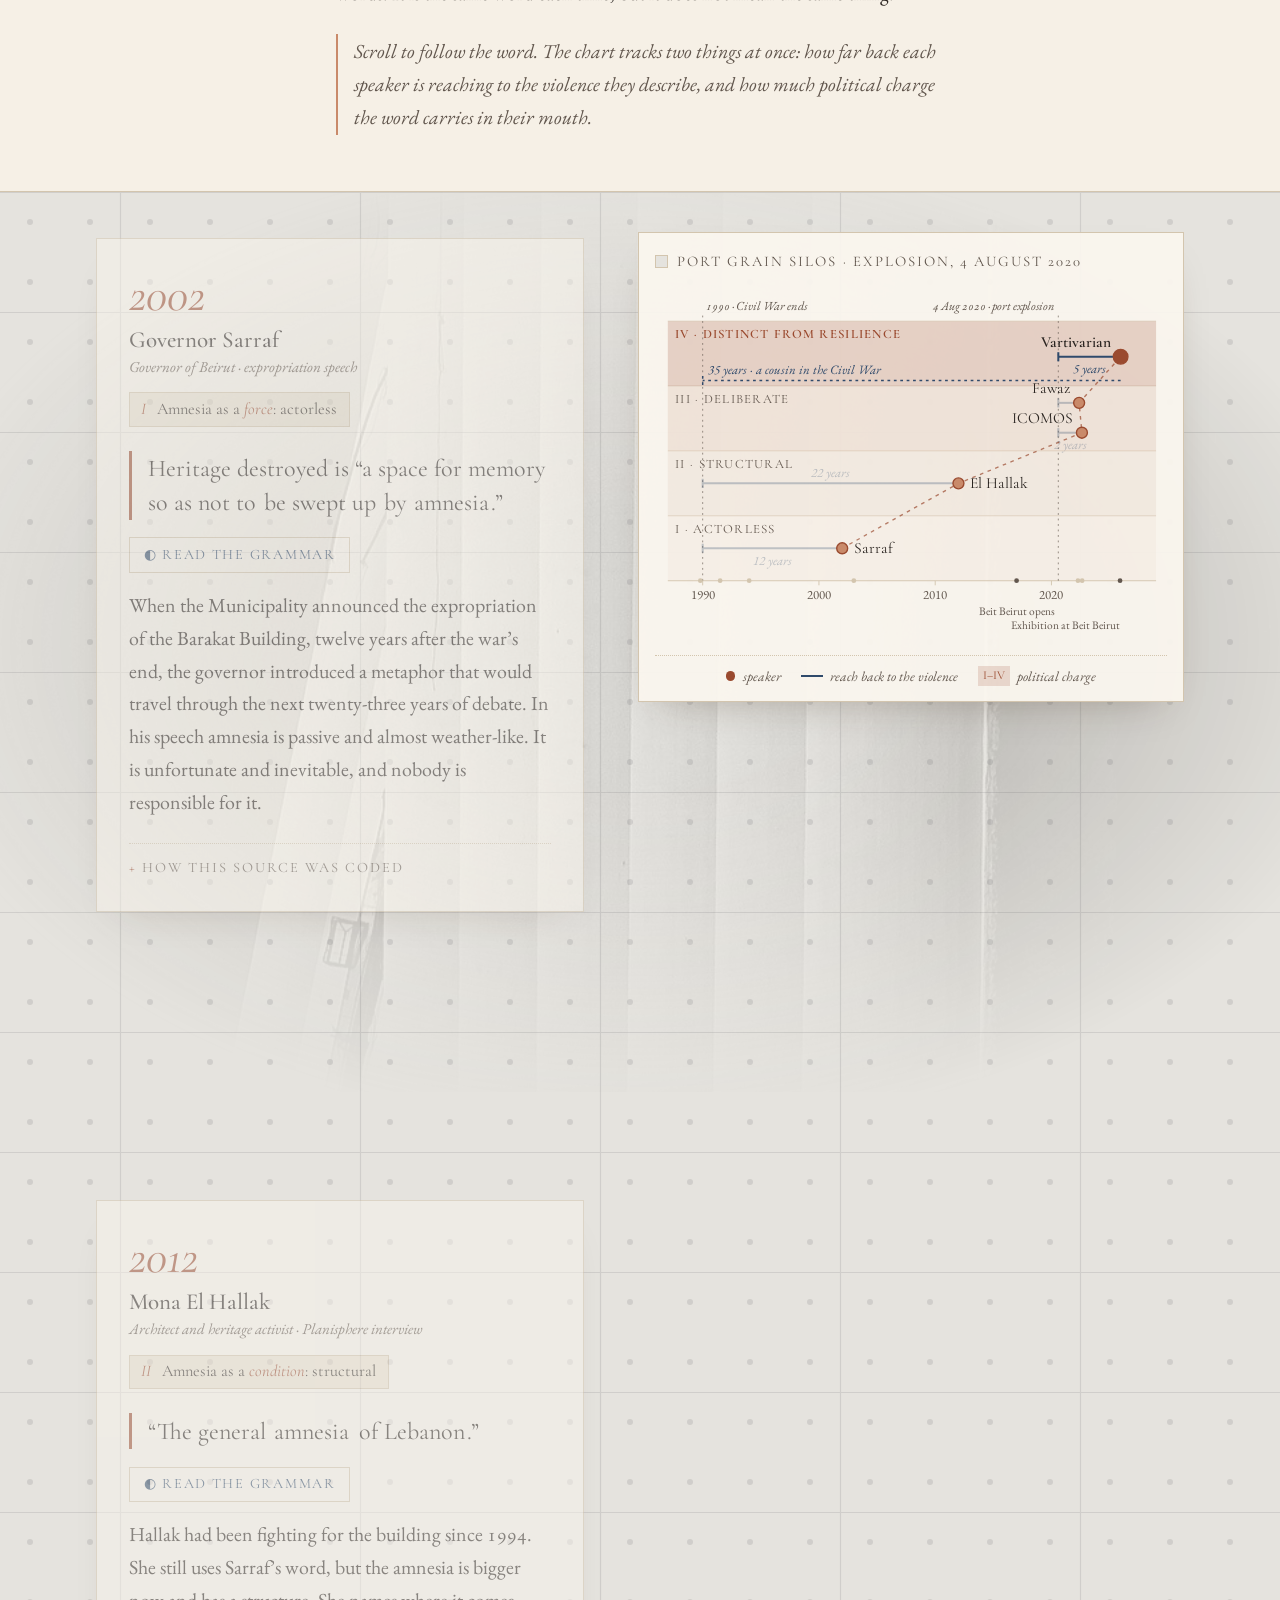
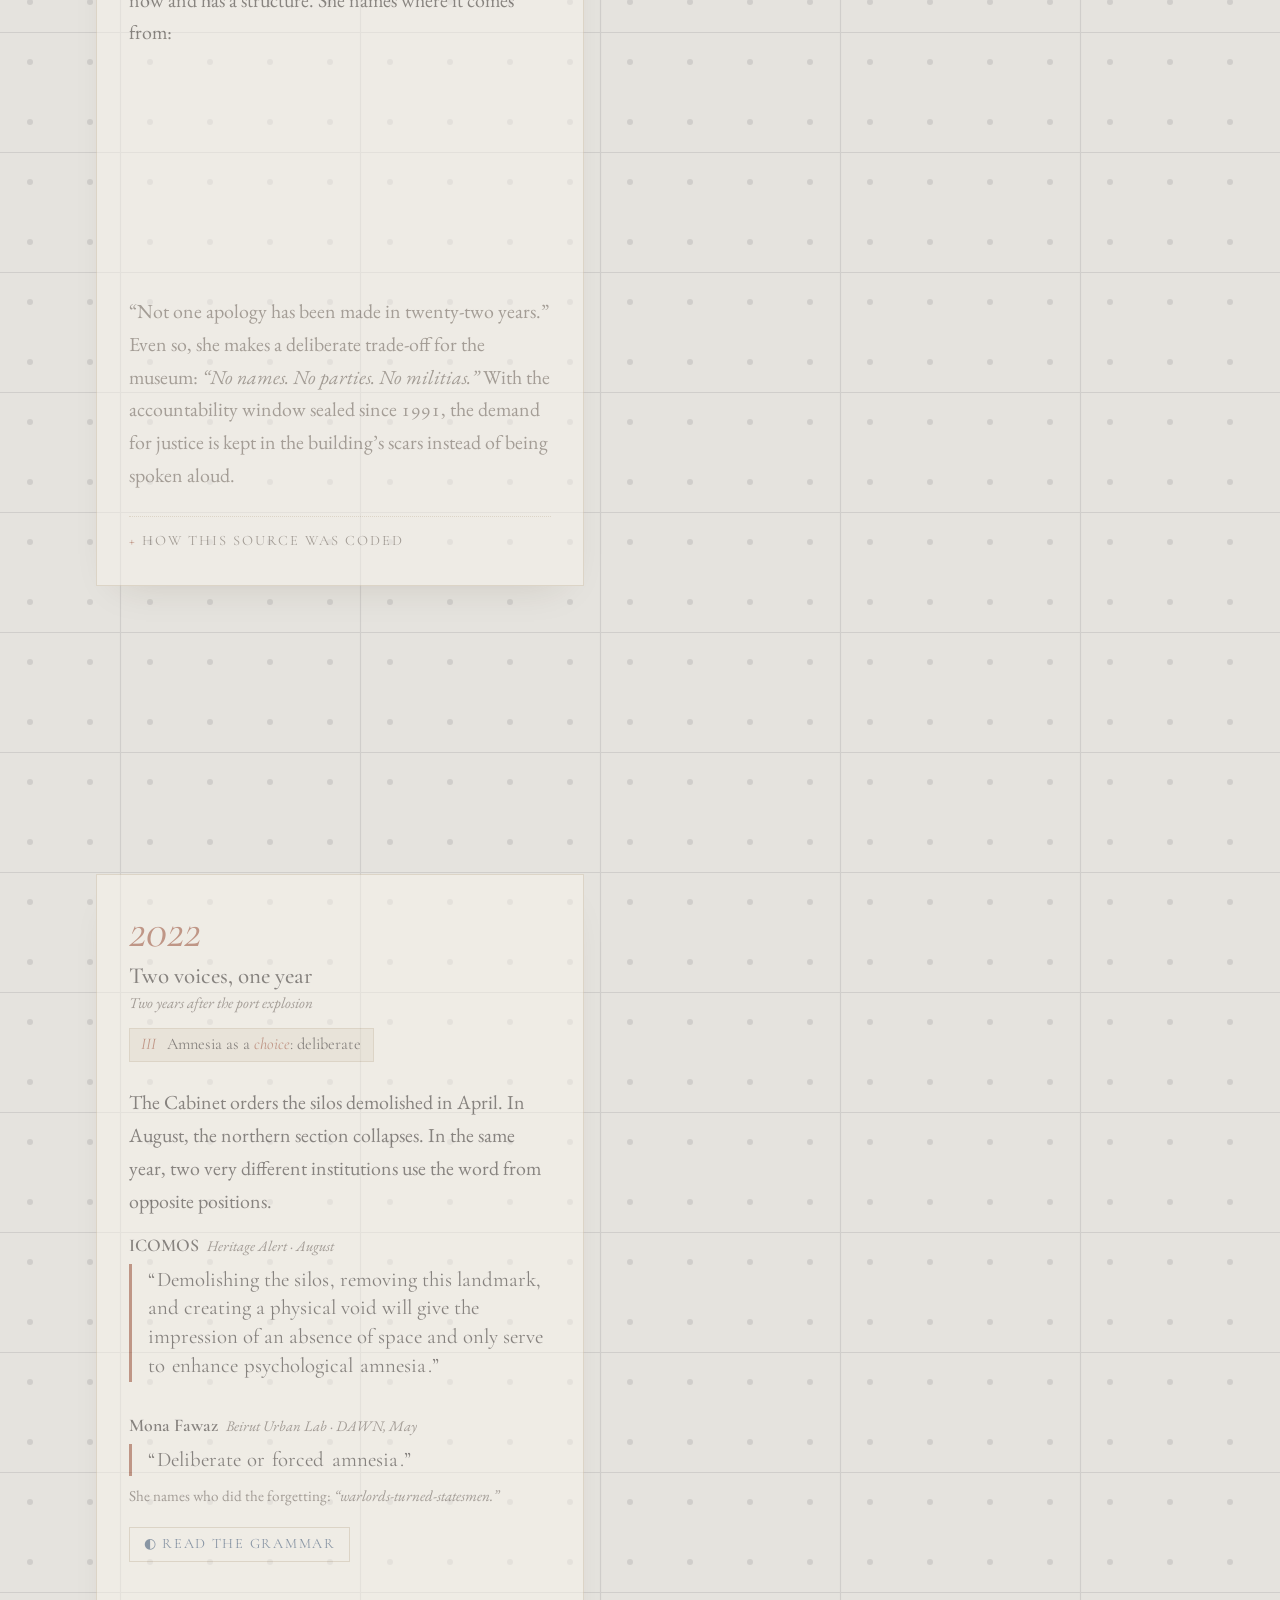
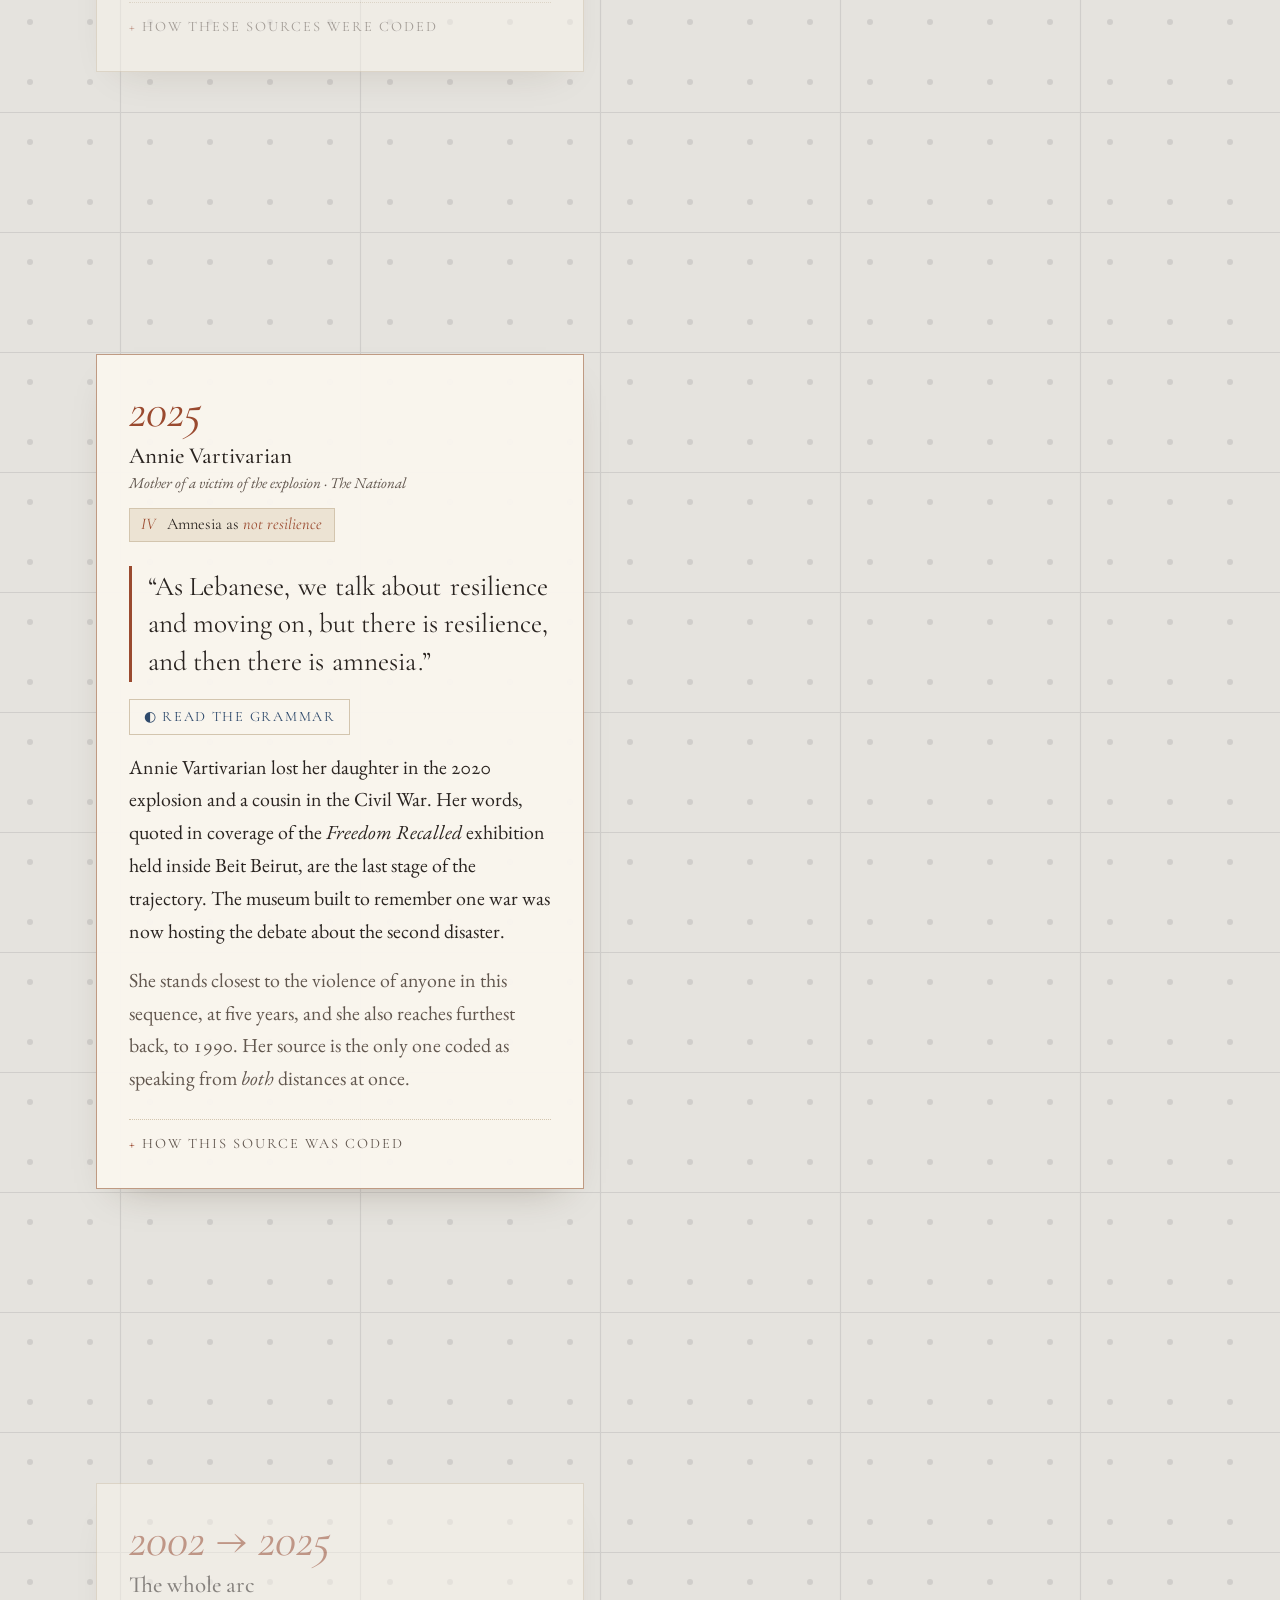
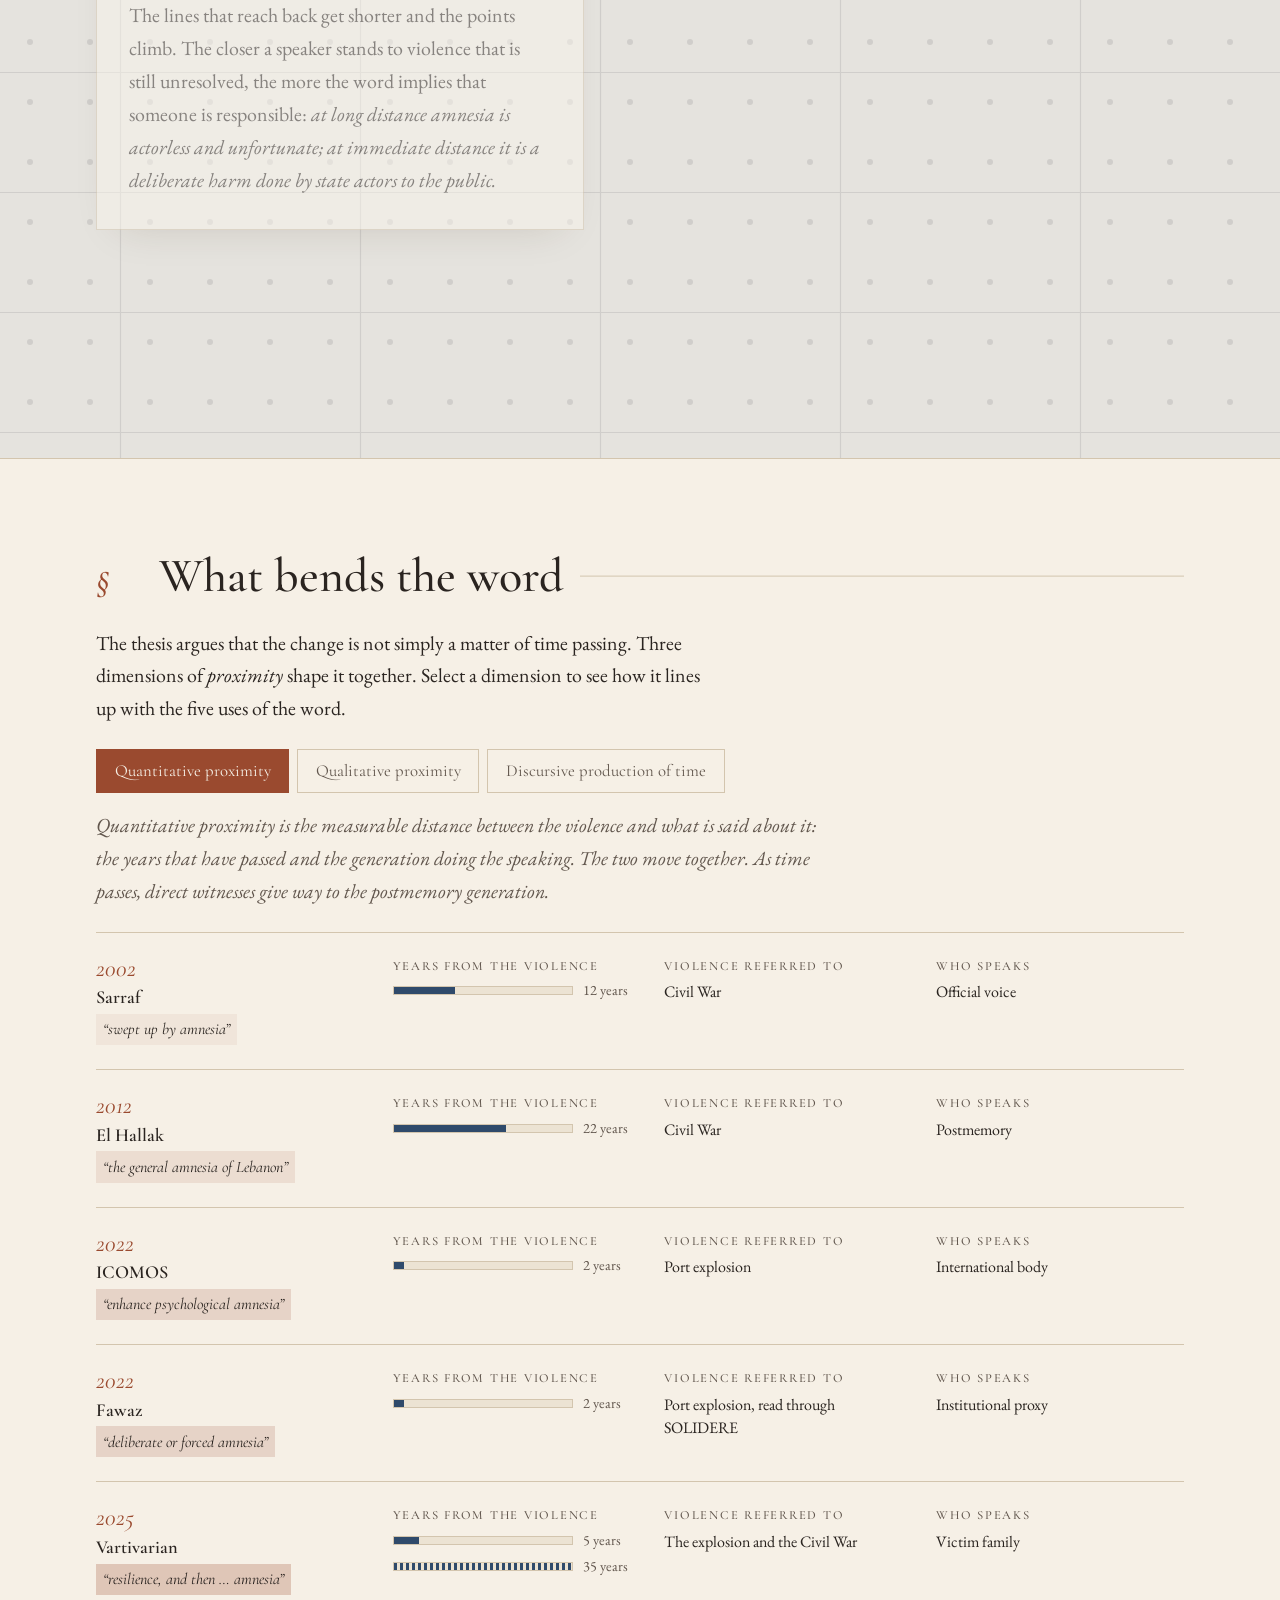
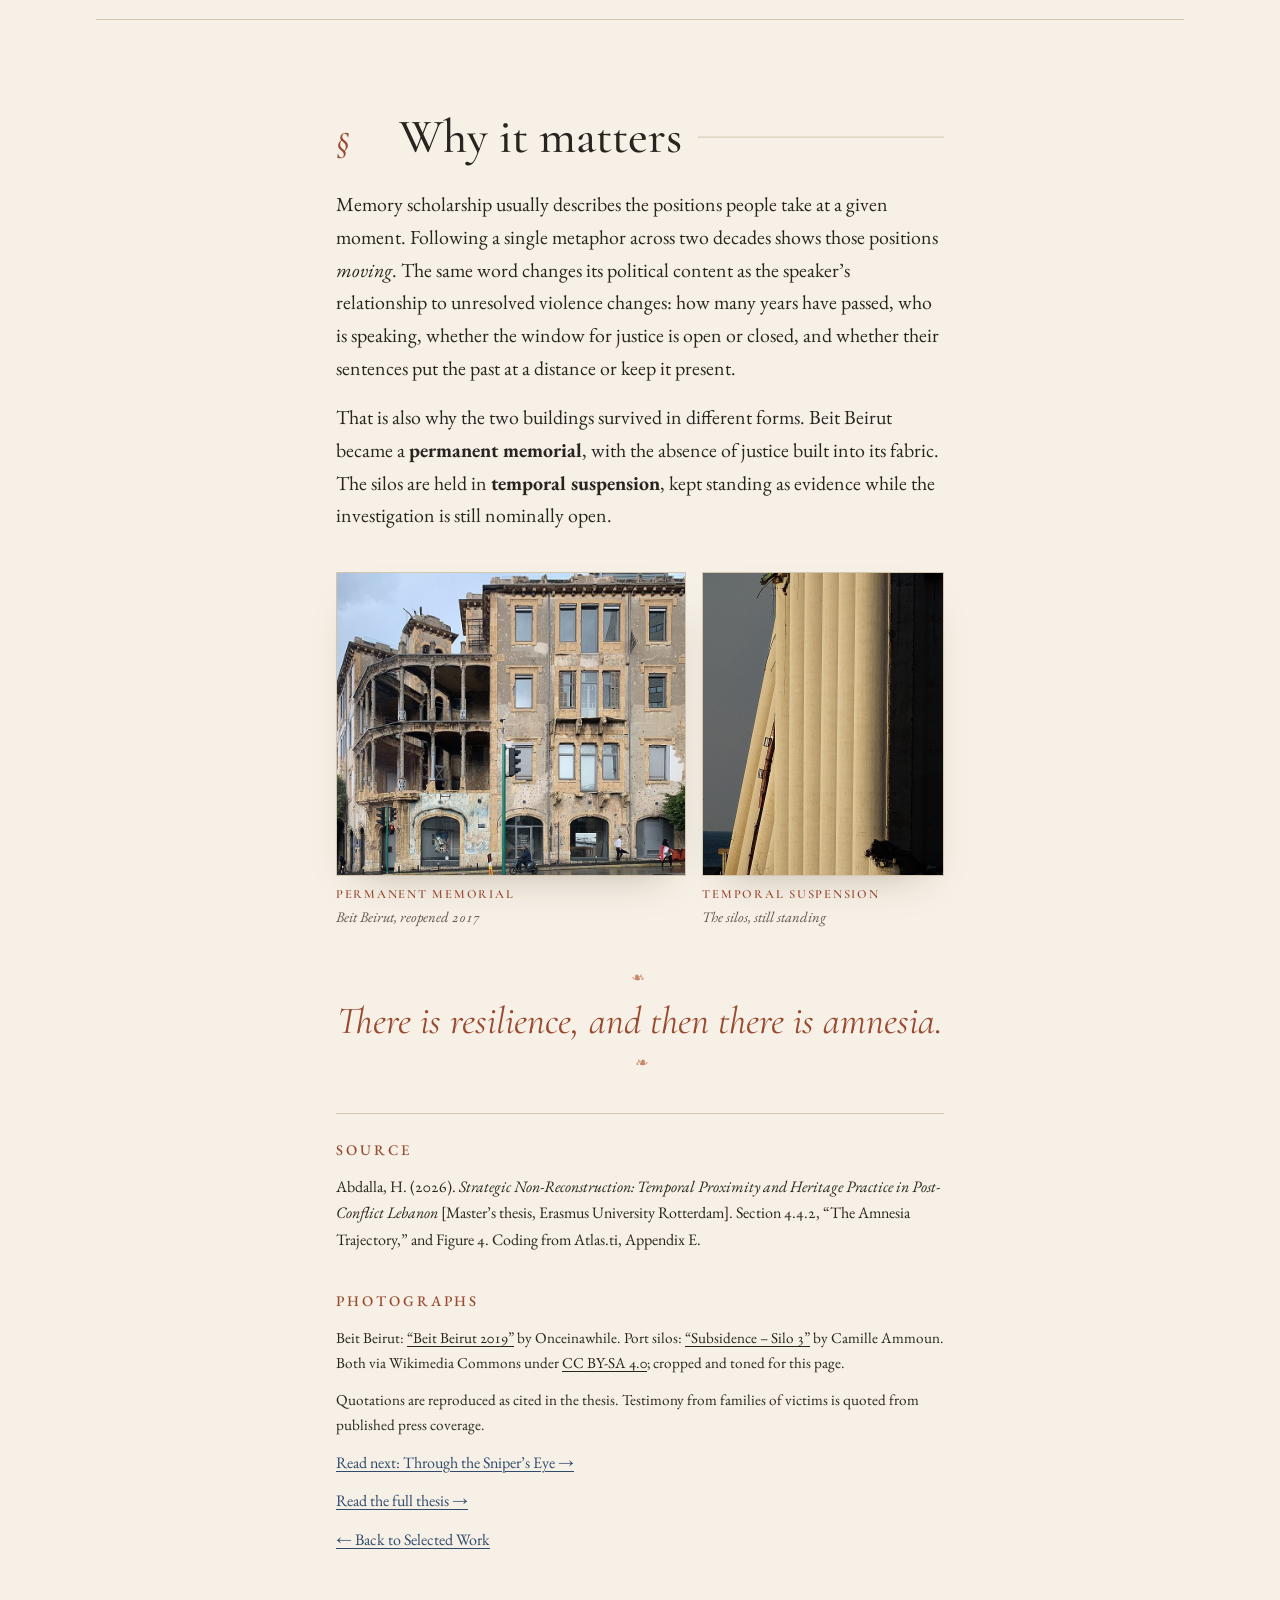
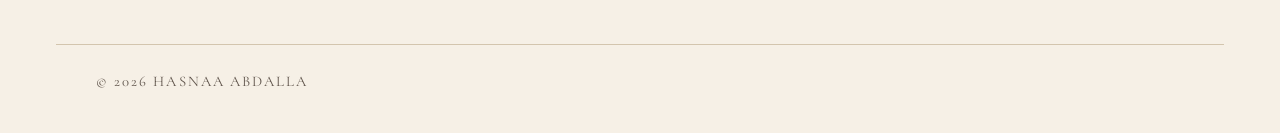
<file: work/amnesia/index.html>
<!doctype html>
<html lang="en-GB">
<head>
  <meta charset="utf-8">
  <meta name="viewport" content="width=device-width, initial-scale=1">
  <title>The Amnesia Trajectory — Hasnaa Abdalla</title>
  <meta name="description" content="One word, five speakers, twenty-three years. How the meaning of “amnesia” in Beirut’s heritage debates sharpened as speakers stood closer to unresolved violence.">
  <meta property="og:title" content="The Amnesia Trajectory">
  <meta property="og:description" content="One word, five speakers, twenty-three years: how “amnesia” gained political charge in Beirut’s heritage debates, 2002–2025.">
  <meta property="og:type" content="article">
  <meta property="og:url" content="https://hasnaa-abdalla.github.io/work/amnesia/">
  <meta property="og:site_name" content="Hasnaa Abdalla">
  <meta property="og:image" content="https://hasnaa-abdalla.github.io/assets/img/og/amnesia.jpg">
  <meta property="og:image:width" content="1200">
  <meta property="og:image:height" content="630">
  <meta property="og:image:alt" content="The Amnesia Trajectory, beside photographs of Beit Beirut and the Beirut port silos">
  <meta name="twitter:card" content="summary_large_image">
  <meta name="twitter:image" content="https://hasnaa-abdalla.github.io/assets/img/og/amnesia.jpg">
  <script>
    document.documentElement.className = 'js';
    try { var t = localStorage.getItem('theme'); if (t) document.documentElement.dataset.theme = t; } catch (e) {}
  </script>
  <link rel="icon" href="../../assets/img/favicon.svg" type="image/svg+xml">
  <link rel="preconnect" href="https://fonts.googleapis.com">
  <link rel="preconnect" href="https://fonts.gstatic.com" crossorigin>
  <link href="https://fonts.googleapis.com/css2?family=Cormorant+Garamond:ital,wght@0,400;0,500;0,600;1,400;1,500&family=EB+Garamond:ital,wght@0,400;0,500;1,400&display=swap" rel="stylesheet">
  <link rel="stylesheet" href="../../assets/css/style.css?v=2026-11-10d">
  <link rel="stylesheet" href="../../assets/css/amnesia.css?v=2026-11-10">
</head>
<body class="essay">

  <a class="skip" href="#main">Skip to content</a>

  <div class="progress" aria-hidden="true"></div>

  <header class="topbar">
    <a class="monogram" href="../../" aria-label="Hasnaa Abdalla, home">H. A.</a>
    <nav class="nav" id="site-nav" aria-label="Site">
      <a href="../../">Home</a>
      <a href="../../#work">Work</a>
      <a href="../../#contact">Contact</a>
    </nav>
    <div class="bar-actions">
      <button class="icon-btn theme-toggle" type="button" aria-label="Toggle dark mode">
        <svg class="sun" viewBox="0 0 24 24" fill="none" stroke="currentColor" stroke-width="1.4" aria-hidden="true"><circle cx="12" cy="12" r="4.2"/><path d="M12 2.5v2.2M12 19.3v2.2M2.5 12h2.2M19.3 12h2.2M5.3 5.3l1.6 1.6M17.1 17.1l1.6 1.6M5.3 18.7l1.6-1.6M17.1 6.9l1.6-1.6"/></svg>
        <svg class="moon" viewBox="0 0 24 24" fill="none" stroke="currentColor" stroke-width="1.4" aria-hidden="true"><path d="M20 14.5A8.5 8.5 0 0 1 9.5 4a8.5 8.5 0 1 0 10.5 10.5z"/></svg>
      </button>
      <button class="icon-btn menu-toggle" type="button" aria-label="Open menu" aria-expanded="false" aria-controls="site-nav"><span></span></button>
    </div>
  </header>

  <div class="essay-head" id="top">
    <div class="essay-title">
      <p class="kicker">From the thesis · Strategic Non-Reconstruction</p>
      <h1>The Amnesia <em>Trajectory</em></h1>
      <p class="word" aria-hidden="true"><span>a</span><span>m</span><span>n</span><span>e</span><span>s</span><span>i</span><span>a</span></p>
      <p class="lede">
        One word, five speakers, twenty-three years. How Beirut’s heritage debates kept
        reaching for the same metaphor, and how it sharpened every time the speaker
        stood closer to violence that had not been resolved.
      </p>
      <p class="byline">Hasnaa Abdalla · Erasmus University Rotterdam, 2026</p>
    </div>
    <div class="diptych" aria-label="The two buildings">
      <figure class="ph ph--stone">
        <div class="ph-img"><img src="../../assets/img/amnesia/beit-beirut.jpg" width="920" height="720"
          alt="The façade of Beit Beirut: a sandstone apartment house with open arcaded corner balconies, its walls pitted with bullet holes."
          fetchpriority="high"></div>
        <figcaption><span class="ph-name">Beit Beirut, the Yellow House</span><span class="ph-meta">Built 1924 · Sodeco, on the former Green Line</span></figcaption>
      </figure>
      <figure class="ph ph--concrete">
        <div class="ph-img"><img src="../../assets/img/amnesia/port-silos.jpg" width="960" height="1500"
          alt="The Beirut Port grain silos after the 2020 explosion: tall concrete cylinders leaning outward, with torn edges at the top."
          fetchpriority="high"></div>
        <figcaption><span class="ph-name">Beirut Port Grain Silos</span><span class="ph-meta">Built 1970 · after 4 August 2020</span></figcaption>
      </figure>
      <p class="ph-hint" aria-hidden="true">Hover or tap a photograph to bring it back</p>
    </div>
  </div>

  <main id="main">

    <section class="prose intro">
      <p class="dropcap">
        In Beirut, two damaged buildings have outlived the plans to demolish them. Beit Beirut,
        a 1924 apartment house on the Civil War’s Green Line that snipers used as a nest for
        fifteen years, reopened in 2017 as a museum with its bullet holes intact. The Port Grain
        Silos, forty-eight concrete towers that absorbed much of the 4 August 2020 explosion,
        still stand half-broken over the waterfront, under repeated demolition orders.
      </p>
      <p>
        Across sixteen primary sources about these two sites, one word keeps coming back:
        <strong>amnesia</strong>. It appears in a governor’s speech, an architect’s interviews, an
        international heritage alert, an urban planner’s essay and a grieving mother’s words.
        It is the same word each time, but it does not mean the same thing.
      </p>
      <p class="instruction">
        Scroll to follow the word. The chart tracks two things at once: <em>how far back</em>
        each speaker is reaching to the violence they describe, and <em>how much political
        charge</em> the word carries in their mouth.
      </p>
    </section>

    <!-- ===================== Scrollytelling ===================== -->
    <div class="band" id="band" data-era="stone">
    <div class="band-photos" aria-hidden="true"><span class="bp bp-stone"></span><span class="bp bp-concrete"></span></div>
    <section class="scrolly" aria-label="The trajectory, step by step">

      <figure class="chart-wrap" aria-hidden="true">
        <p class="era"><span class="era-swatch"></span><span id="era-text">Beit Beirut · Civil War, 1975–1990</span></p>
        <svg id="chart" viewBox="0 0 560 404" role="img"></svg>
        <figcaption class="chart-cap">
          <span><i class="cap-dot"></i>speaker</span>
          <span><i class="cap-line"></i>reach back to the violence</span>
          <span><i class="cap-band">I–IV</i>political charge</span>
        </figcaption>
      </figure>

      <div class="steps">

        <!-- Step 1: Sarraf -->
        <article class="step" data-step="0" id="s-2002">
          <div class="card">
            <p class="step-year">2002</p>
            <h2 class="step-who">Governor Sarraf <span>Governor of Beirut · expropriation speech</span></h2>
            <p class="register"><span class="reg-num">I</span> Amnesia as a <em>force</em>: actorless</p>
  
            <blockquote class="quote" data-grammar>
              Heritage destroyed is “a space for memory so as not to
              <span class="g g-passive" data-note="Passive voice: something happens to us">be swept up</span>
              by <span class="g g-force" data-note="Amnesia is the only actor, like weather">amnesia</span>.”
            </blockquote>
            <button class="lens" type="button" aria-pressed="false">Read the grammar</button>
            <p class="lens-note" hidden>Nobody forgets here. Amnesia acts on the city the way a flood
              would, and the sentence has no room for anyone who might be causing it.</p>
  
            <p>When the Municipality announced the expropriation of the Barakat Building, twelve years
              after the war’s end, the governor introduced a metaphor that would travel through the next
              twenty-three years of debate. In his speech amnesia is passive and almost weather-like. It is
              unfortunate and inevitable, and nobody is responsible for it.</p>
  
            <details class="coding">
              <summary>How this source was coded</summary>
              <div class="codes" data-codes='[["Healing · official",4]]'></div>
              <dl class="dims">
                <dt>Distance</dt><dd>Long · 12 years after 1990</dd>
                <dt>Closure</dt><dd>War formally ended; accountability absent</dd>
                <dt>Voice</dt><dd>Official</dd>
                <dt>Framing</dt><dd>Mixed</dd>
              </dl>
              <p class="src">S1 · Sarraf (2002–03), via Brones (2012), pp. 14–15</p>
            </details>
          </div>
        </article>

        <!-- Step 2: Hallak -->
        <article class="step" data-step="1" id="s-2012">
          <div class="card">
            <p class="step-year">2012</p>
            <h2 class="step-who">Mona El Hallak <span>Architect and heritage activist · Planisphere interview</span></h2>
            <p class="register"><span class="reg-num">II</span> Amnesia as a <em>condition</em>: structural</p>
  
            <blockquote class="quote" data-grammar>
              “The general <span class="g g-force" data-note="Still a noun with no agent">amnesia</span>
              <span class="g g-passive" data-note="It belongs to a whole nation, so it reads as natural">of Lebanon</span>.”
            </blockquote>
            <button class="lens" type="button" aria-pressed="false">Read the grammar</button>
            <p class="lens-note" hidden>Amnesia now has an owner, the nation, and Hallak can list its
              causes. But it is still described as a national condition rather than as someone’s decision.</p>
  
            <p>Hallak had been fighting for the building since 1994. She still uses Sarraf’s word, but
              the amnesia is bigger now and has a structure. She names where it comes from:</p>
  
            <ul class="causes" aria-label="Causes Hallak names">
              <li><b>1989</b> Taif Accord</li>
              <li><b>1991</b> Amnesty law</li>
              <li><b>1990s</b> SOLIDERE demolitions</li>
              <li><b>—</b> Civil War left out of school curricula</li>
            </ul>
  
            <p class="aside">“Not one apology has been made in twenty-two years.” Even so, she makes a
              deliberate trade-off for the museum: <em>“No names. No parties. No militias.”</em> With the
              accountability window sealed since 1991, the demand for justice is kept in the building’s
              scars instead of being spoken aloud.</p>
  
            <details class="coding">
              <summary>How this source was coded</summary>
              <div class="codes" data-codes='[["Resistance · erasure",4],["Healing · genuine",2]]'></div>
              <dl class="dims">
                <dt>Distance</dt><dd>Long · 22 years after 1990</dd>
                <dt>Closure</dt><dd>Accountability absent</dd>
                <dt>Voice</dt><dd>Postmemory</dd>
                <dt>Framing</dt><dd>Mixed, with present-tense proximity</dd>
              </dl>
              <p class="src">S6 · El Hallak (2012), The Planisphere · 32 coded quotations</p>
            </details>
          </div>
        </article>

        <!-- Step 3: 2022, two voices -->
        <article class="step" data-step="2" id="s-2022">
          <div class="card">
            <p class="step-year">2022</p>
            <h2 class="step-who">Two voices, one year <span>Two years after the port explosion</span></h2>
            <p class="register"><span class="reg-num">III</span> Amnesia as a <em>choice</em>: deliberate</p>
  
            <p>The Cabinet orders the silos demolished in April. In August, the northern section collapses.
              In the same year, two very different institutions use the word from opposite positions.</p>
  
            <div class="pair">
              <div class="voice">
                <h3>ICOMOS <span>Heritage Alert · August</span></h3>
                <blockquote class="quote" data-grammar>
                  “<span class="g g-agent" data-note="An act: demolition becomes the cause">Demolishing the silos</span>,
                  removing this landmark, and creating a physical void will give the impression of an
                  absence of space and only serve to <span class="g g-verb" data-note="Amnesia can be increased by a decision">enhance</span>
                  psychological <span class="g g-force" data-note="Now a harm done to the public mind">amnesia</span>.”
                </blockquote>
              </div>
              <div class="voice">
                <h3>Mona Fawaz <span>Beirut Urban Lab · DAWN, May</span></h3>
                <blockquote class="quote" data-grammar>
                  “<span class="g g-agent" data-note="Someone chose this">Deliberate</span> or
                  <span class="g g-agent" data-note="Someone imposed this">forced</span>
                  <span class="g g-force" data-note="Forgetting as a political strategy">amnesia</span>.”
                </blockquote>
                <p class="aside small">She names who did the forgetting: <em>“warlords-turned-statesmen.”</em></p>
              </div>
            </div>
            <button class="lens" type="button" aria-pressed="false">Read the grammar</button>
            <p class="lens-note" hidden>For the first time, the sentence has an actor. For ICOMOS,
              amnesia is the psychological result of a state decision. For Fawaz, the single word
              “deliberate” turns forgetting into something somebody chose.</p>
  
            <details class="coding">
              <summary>How these sources were coded</summary>
              <p class="code-head">ICOMOS (S16) · 15 quotations</p>
              <div class="codes" data-codes='[["Resistance · ruin",7],["Resistance · erasure",3]]'></div>
              <p class="code-head">Fawaz (S17) · 33 quotations</p>
              <div class="codes" data-codes='[["Resistance · erasure",9],["Revolution · structural",8],["Revolution · justice",6]]'></div>
              <dl class="dims">
                <dt>Distance</dt><dd>Short · 2 years after 2020</dd>
                <dt>Closure</dt><dd>Investigation open but blocked</dd>
                <dt>Voice</dt><dd>International body · institutional proxy</dd>
                <dt>Framing</dt><dd>Proximity dominant</dd>
              </dl>
              <p class="src">S16 · ICOMOS (2022) · S17 · Fawaz &amp; Mneimneh (2022)</p>
            </details>
          </div>
        </article>

        <!-- Step 4: Vartivarian -->
        <article class="step" data-step="3" id="s-2025">
          <div class="card">
            <p class="step-year">2025</p>
            <h2 class="step-who">Annie Vartivarian <span>Mother of a victim of the explosion · The National</span></h2>
            <p class="register"><span class="reg-num">IV</span> Amnesia as <em>not resilience</em></p>
  
            <blockquote class="quote quote--large" data-grammar>
              “As Lebanese, <span class="g g-agent" data-note="‘We’: the speaker includes herself">we</span> talk about
              <span class="g g-verb" data-note="The national self-image">resilience and moving on</span>, but there is resilience,
              and then there is <span class="g g-force" data-note="Named as its opposite">amnesia</span>.”
            </blockquote>
            <button class="lens" type="button" aria-pressed="false">Read the grammar</button>
            <p class="lens-note" hidden>“We” takes in the speaker and her listeners. The sentence takes
              apart a virtue Lebanon tells itself it has: forgetting and calling it resilience is not
              resilience at all.</p>
  
            <p>Annie Vartivarian lost her daughter in the 2020 explosion and a cousin in the Civil War.
              Her words, quoted in coverage of the <em>Freedom Recalled</em> exhibition held inside
              Beit Beirut, are the last stage of the trajectory. The museum built to remember one war was
              now hosting the debate about the second disaster.</p>
  
            <p class="aside">She stands closest to the violence of anyone in this sequence, at five years,
              and she also reaches furthest back, to 1990. Her source is the only one coded as speaking
              from <em>both</em> distances at once.</p>
  
            <details class="coding">
              <summary>How this source was coded</summary>
              <div class="codes" data-codes='[["Resistance · erasure",3],["Revolution · justice",3]]'></div>
              <dl class="dims">
                <dt>Distance</dt><dd>Mixed · 5 and 35 years</dd>
                <dt>Closure</dt><dd>Accountability absent</dd>
                <dt>Voice</dt><dd>Victim family</dd>
                <dt>Framing</dt><dd>Proximity</dd>
              </dl>
              <p class="src">S10 · McKelvey (2025), The National · 13 coded quotations</p>
            </details>
          </div>
        </article>

        <article class="step step--end" data-step="4">
          <div class="card">
            <p class="step-year">2002 → 2025</p>
            <h2 class="step-who">The whole arc</h2>
            <p>The lines that reach back get shorter and the points climb. The closer a speaker
              stands to violence that is still unresolved, the more the word implies that someone is
              responsible: <em>at long distance amnesia is actorless and unfortunate; at immediate
              distance it is a deliberate harm done by state actors to the public.</em></p>
          </div>
        </article>

      </div>
    </section>
    </div>

    <!-- ===================== Matrix ===================== -->
    <section class="matrix-sec">
      <h2><span class="num">§</span> What bends the word</h2>
      <div class="prose">
        <p>The thesis argues that the change is not simply a matter of time passing. Three dimensions
          of <em>proximity</em> shape it together. Select a dimension to see how it lines up with the
          five uses of the word.</p>
      </div>

      <div class="dim-tabs" role="tablist" aria-label="Proximity dimensions">
        <button role="tab" aria-selected="true" data-dim="quant">Quantitative proximity</button>
        <button role="tab" aria-selected="false" data-dim="qual">Qualitative proximity</button>
        <button role="tab" aria-selected="false" data-dim="disc">Discursive production of time</button>
      </div>
      <p class="dim-def" id="dim-def"></p>

      <div class="matrix" id="matrix" role="tabpanel"></div>
    </section>

    <!-- ===================== Close ===================== -->
    <section class="prose closing">
      <h2><span class="num">§</span> Why it matters</h2>
      <p>Memory scholarship usually describes the positions people take at a given moment. Following a
        single metaphor across two decades shows those positions <em>moving</em>. The same word changes
        its political content as the speaker’s relationship to unresolved violence changes: how many
        years have passed, who is speaking, whether the window for justice is open or closed, and
        whether their sentences put the past at a distance or keep it present.</p>
      <p>That is also why the two buildings survived in different forms. Beit Beirut became a
        <strong>permanent memorial</strong>, with the absence of justice built into its fabric. The silos
        are held in <strong>temporal suspension</strong>, kept standing as evidence while the investigation
        is still nominally open.</p>
      <div class="recall">
        <figure>
          <img src="../../assets/img/amnesia/beit-beirut.jpg" width="920" height="720" loading="lazy"
            alt="Beit Beirut today, its bullet-scarred sandstone façade kept as found.">
          <figcaption><b>Permanent memorial</b> Beit Beirut, reopened 2017</figcaption>
        </figure>
        <figure>
          <img src="../../assets/img/amnesia/port-silos.jpg" width="960" height="1500" loading="lazy"
            alt="The damaged port silos, still standing over the waterfront.">
          <figcaption><b>Temporal suspension</b> The silos, still standing</figcaption>
        </figure>
      </div>
      <blockquote class="pull">There is resilience, and then there is amnesia.</blockquote>

      <aside class="cite">
        <p class="small-head">Source</p>
        <p>Abdalla, H. (2026). <em>Strategic Non-Reconstruction: Temporal Proximity and Heritage Practice
          in Post-Conflict Lebanon</em> [Master’s thesis, Erasmus University Rotterdam]. Section 4.4.2,
          “The Amnesia Trajectory,” and Figure 4. Coding from Atlas.ti, Appendix E.</p>
        <p class="small-head">Photographs</p>
        <p class="small credits">Beit Beirut: <a href="https://commons.wikimedia.org/wiki/File:Beit_Beirut_2019.jpg">“Beit Beirut 2019”</a>
          by Onceinawhile. Port silos: <a href="https://commons.wikimedia.org/wiki/File:CAMILLE_AMMOUN_-_SUBSIDENCE_-_SILO_3.jpg">“Subsidence – Silo 3”</a>
          by Camille Ammoun. Both via Wikimedia Commons under
          <a href="https://creativecommons.org/licenses/by-sa/4.0/">CC BY-SA 4.0</a>; cropped and toned for this page.</p>
        <p class="small">Quotations are reproduced as cited in the thesis. Testimony from families of
          victims is quoted from published press coverage.</p>
        <p><a href="../sniper/">Read next: Through the Sniper’s Eye →</a></p>
        <p><a href="../thesis/">Read the full thesis →</a></p>
        <p><a href="../../#work">← Back to Selected Work</a></p>
      </aside>
    </section>

  </main>

  <footer class="footer">
    <p>&copy; <span id="year">2026</span> Hasnaa Abdalla</p>
  </footer>

  <script src="../../assets/js/main.js?v=2026-11-10" defer></script>
  <script src="../../assets/js/amnesia.js?v=2026-11-10" defer></script>
</body>
</html>
</file>
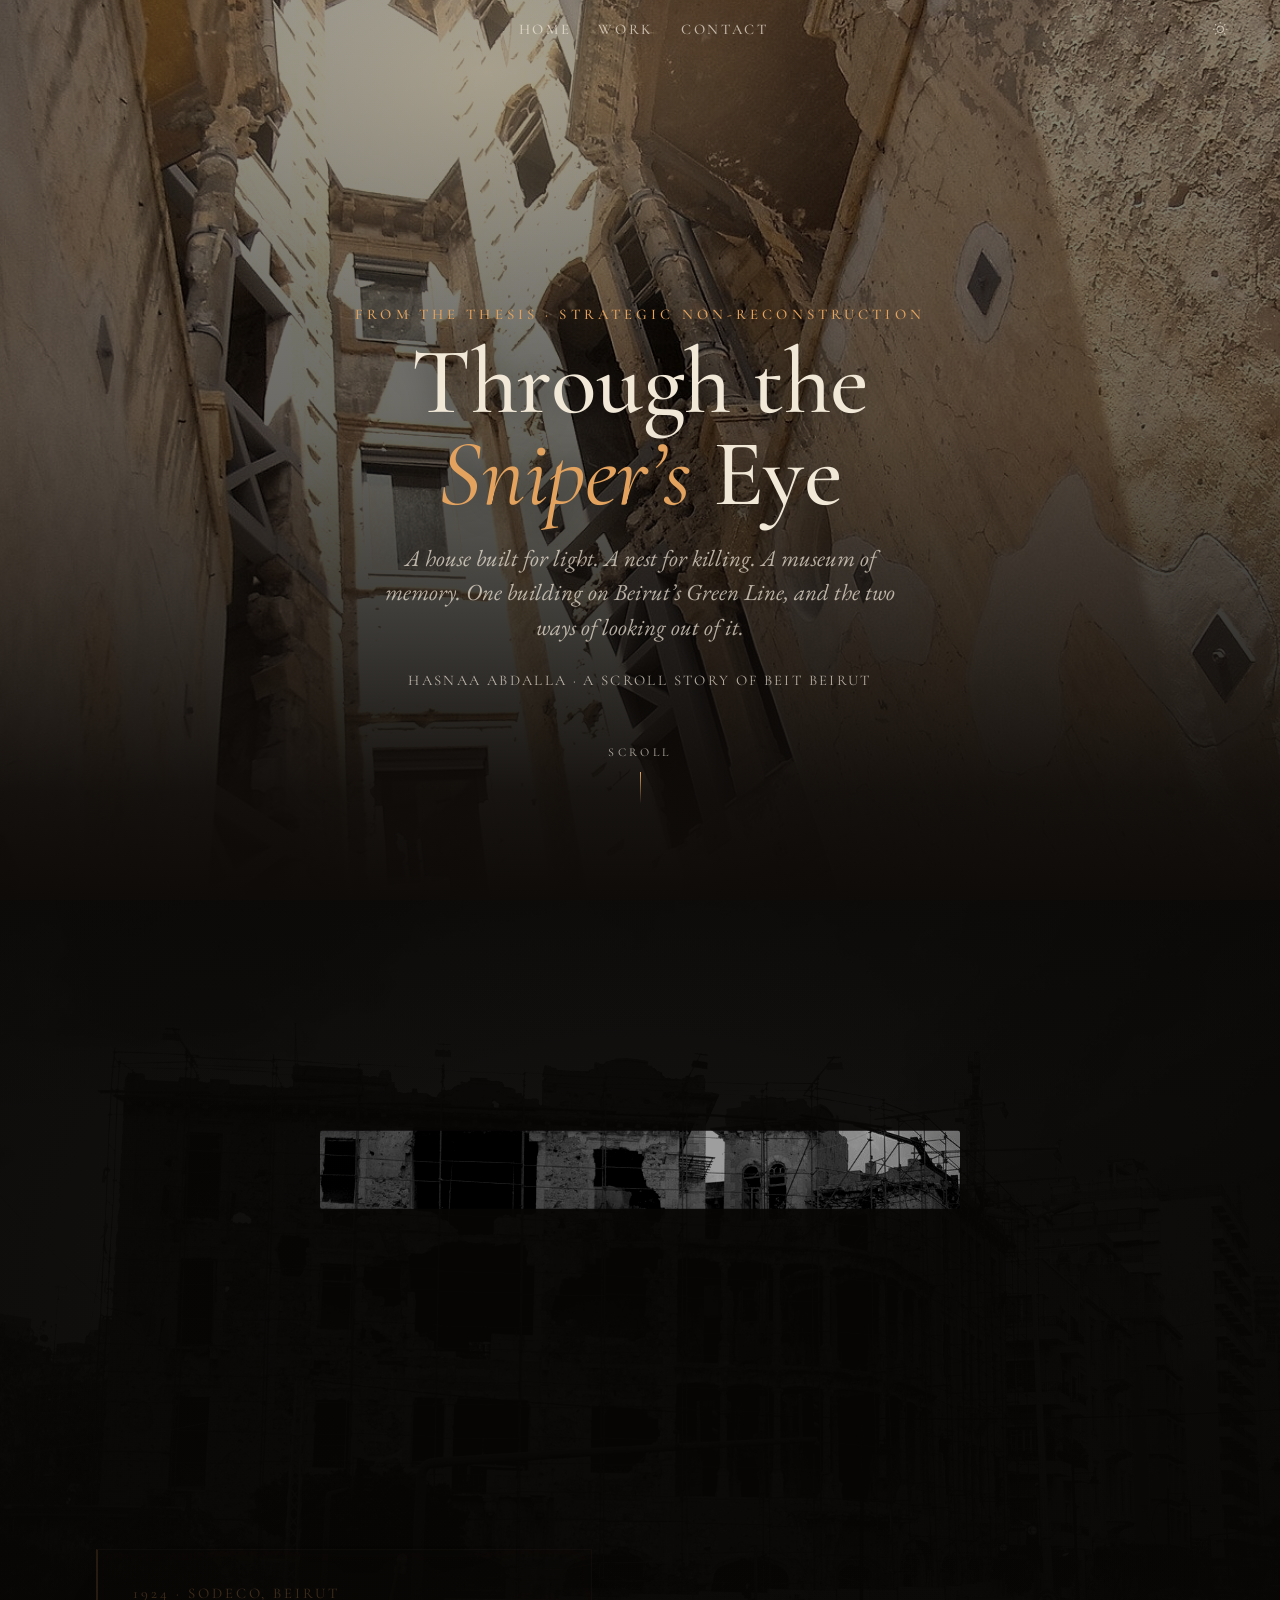
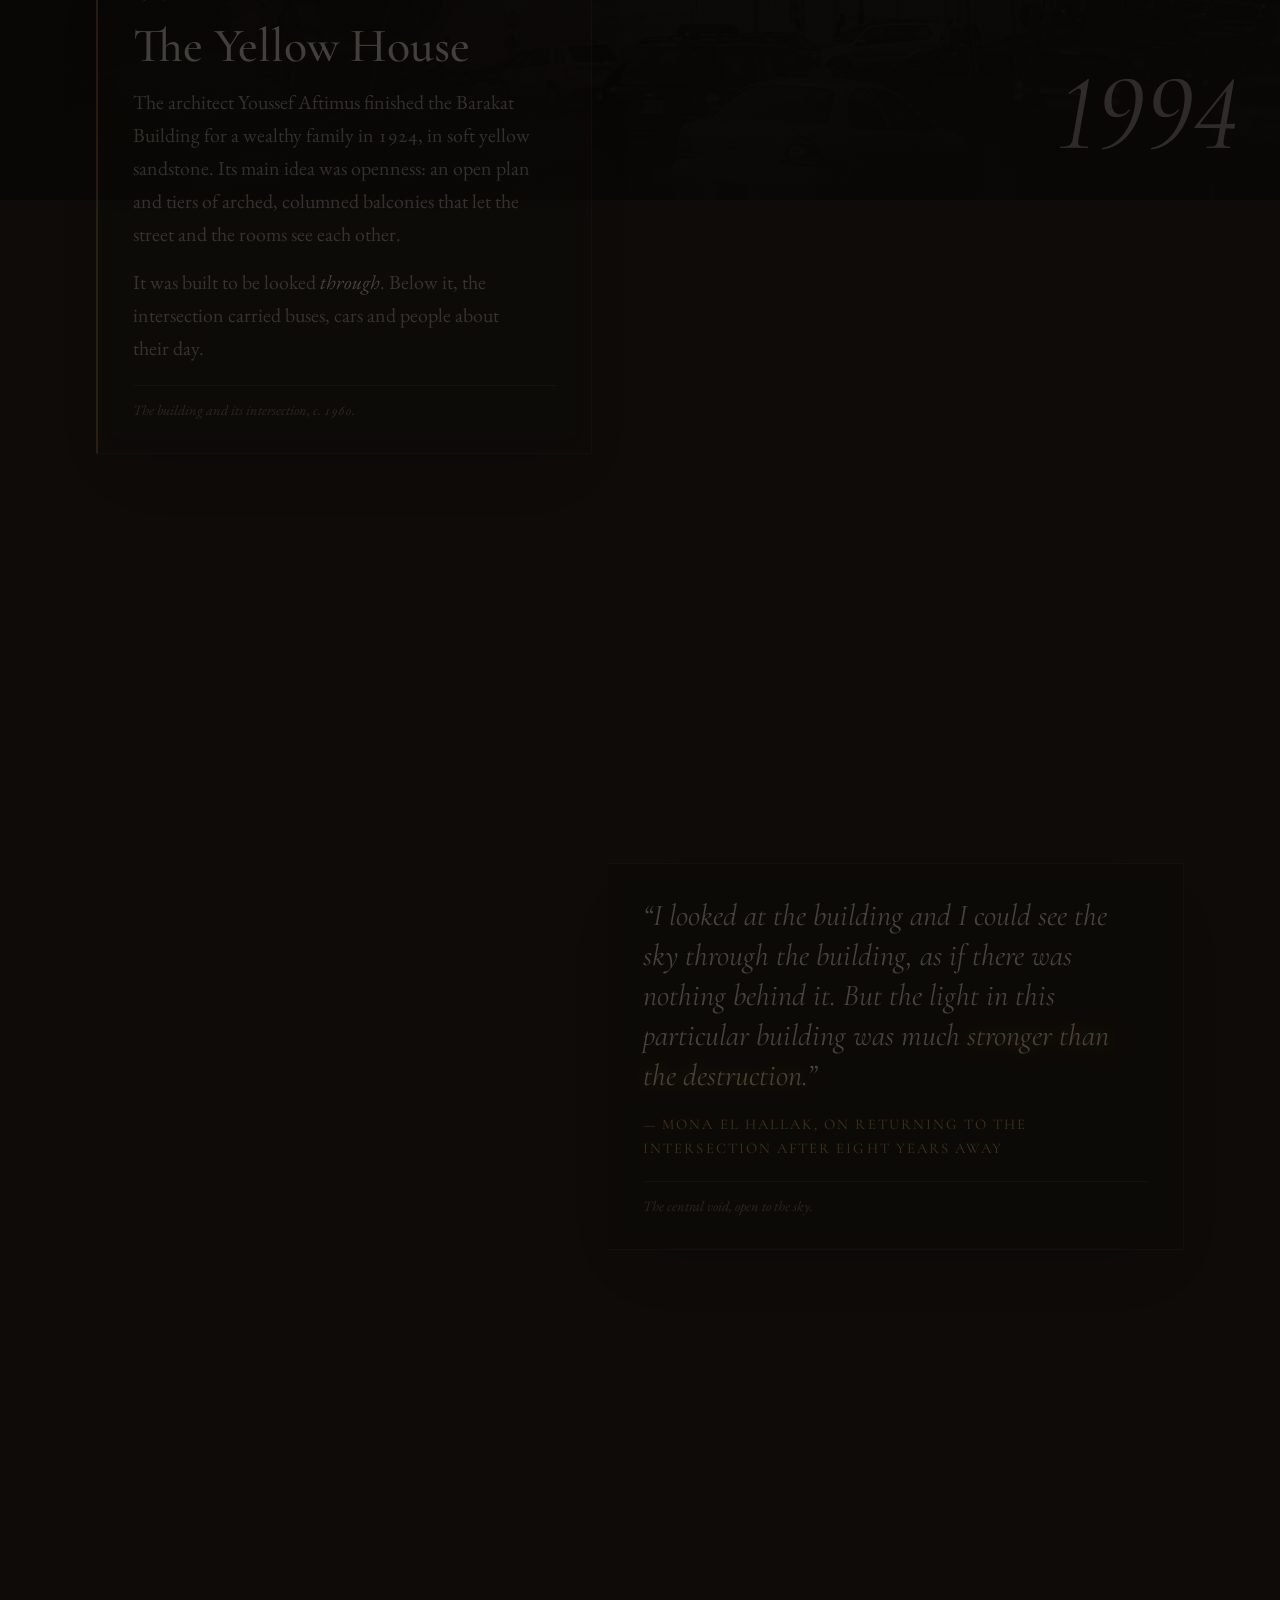
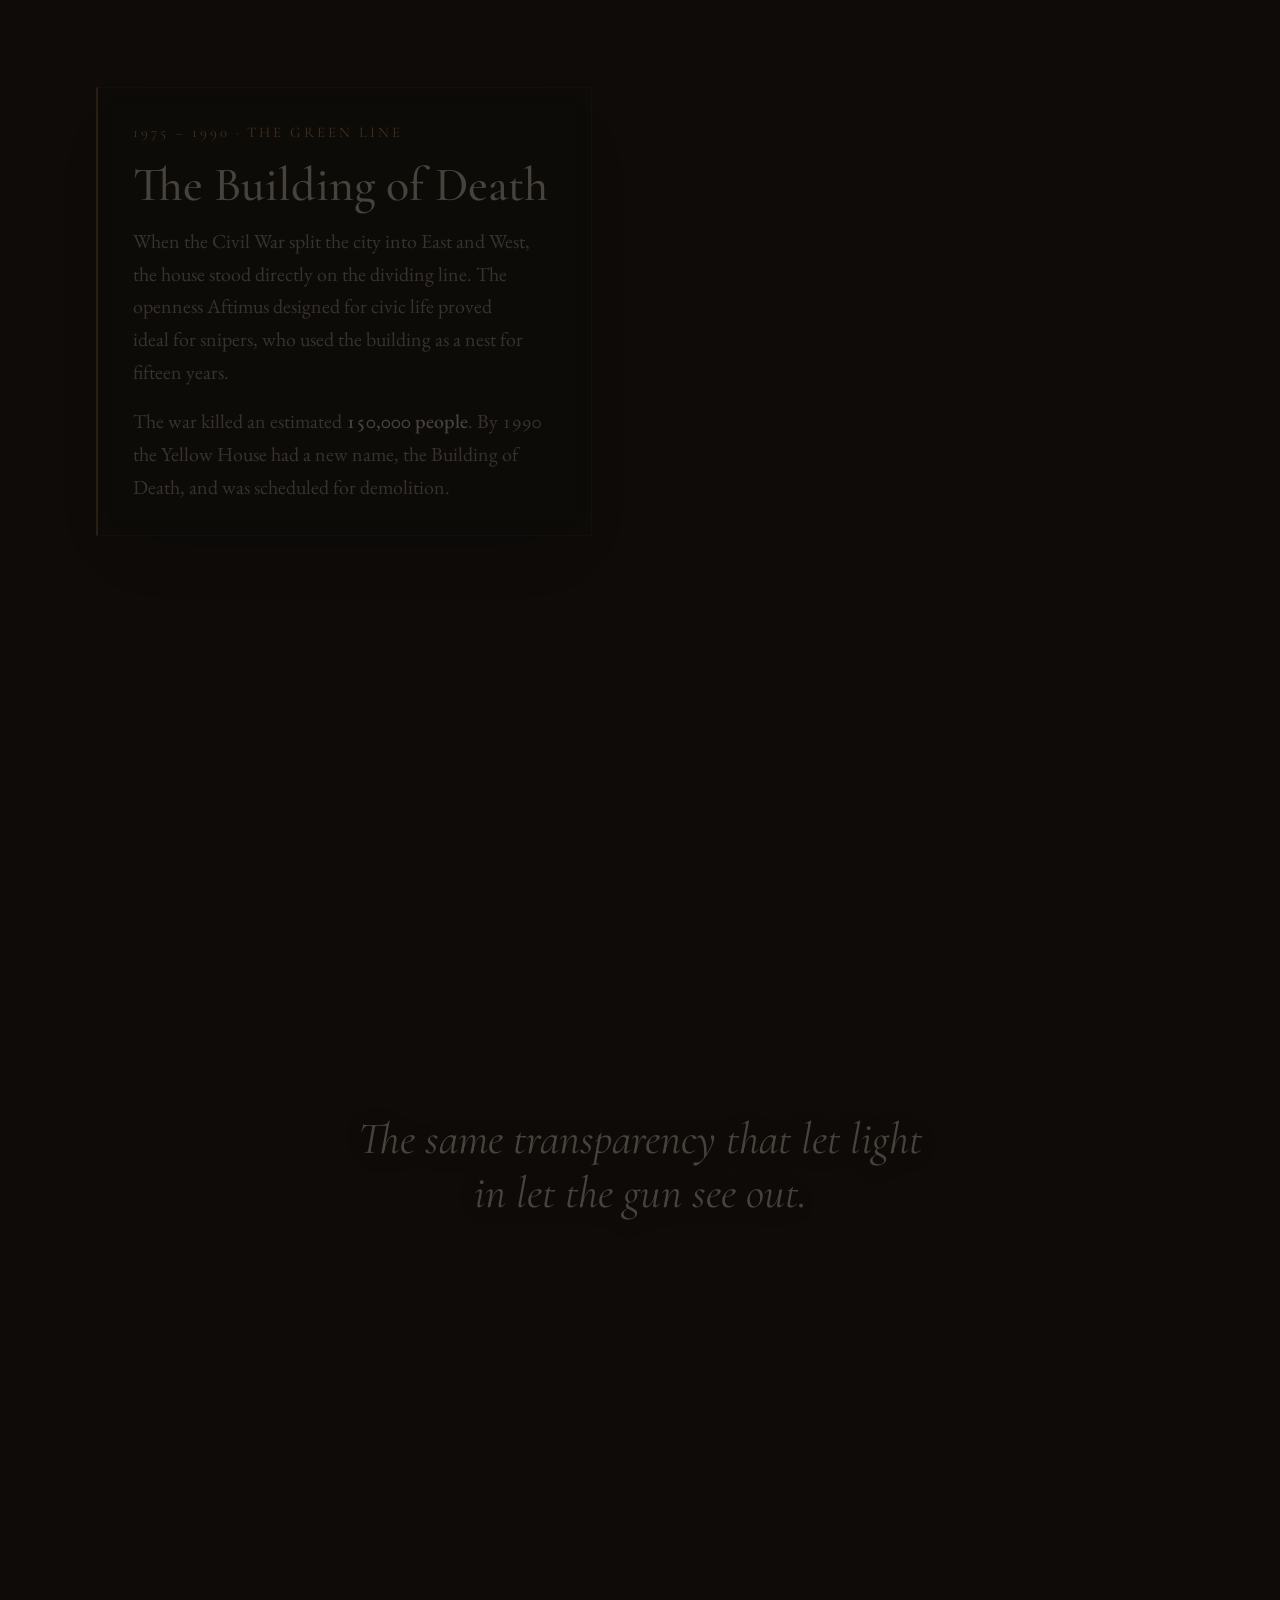
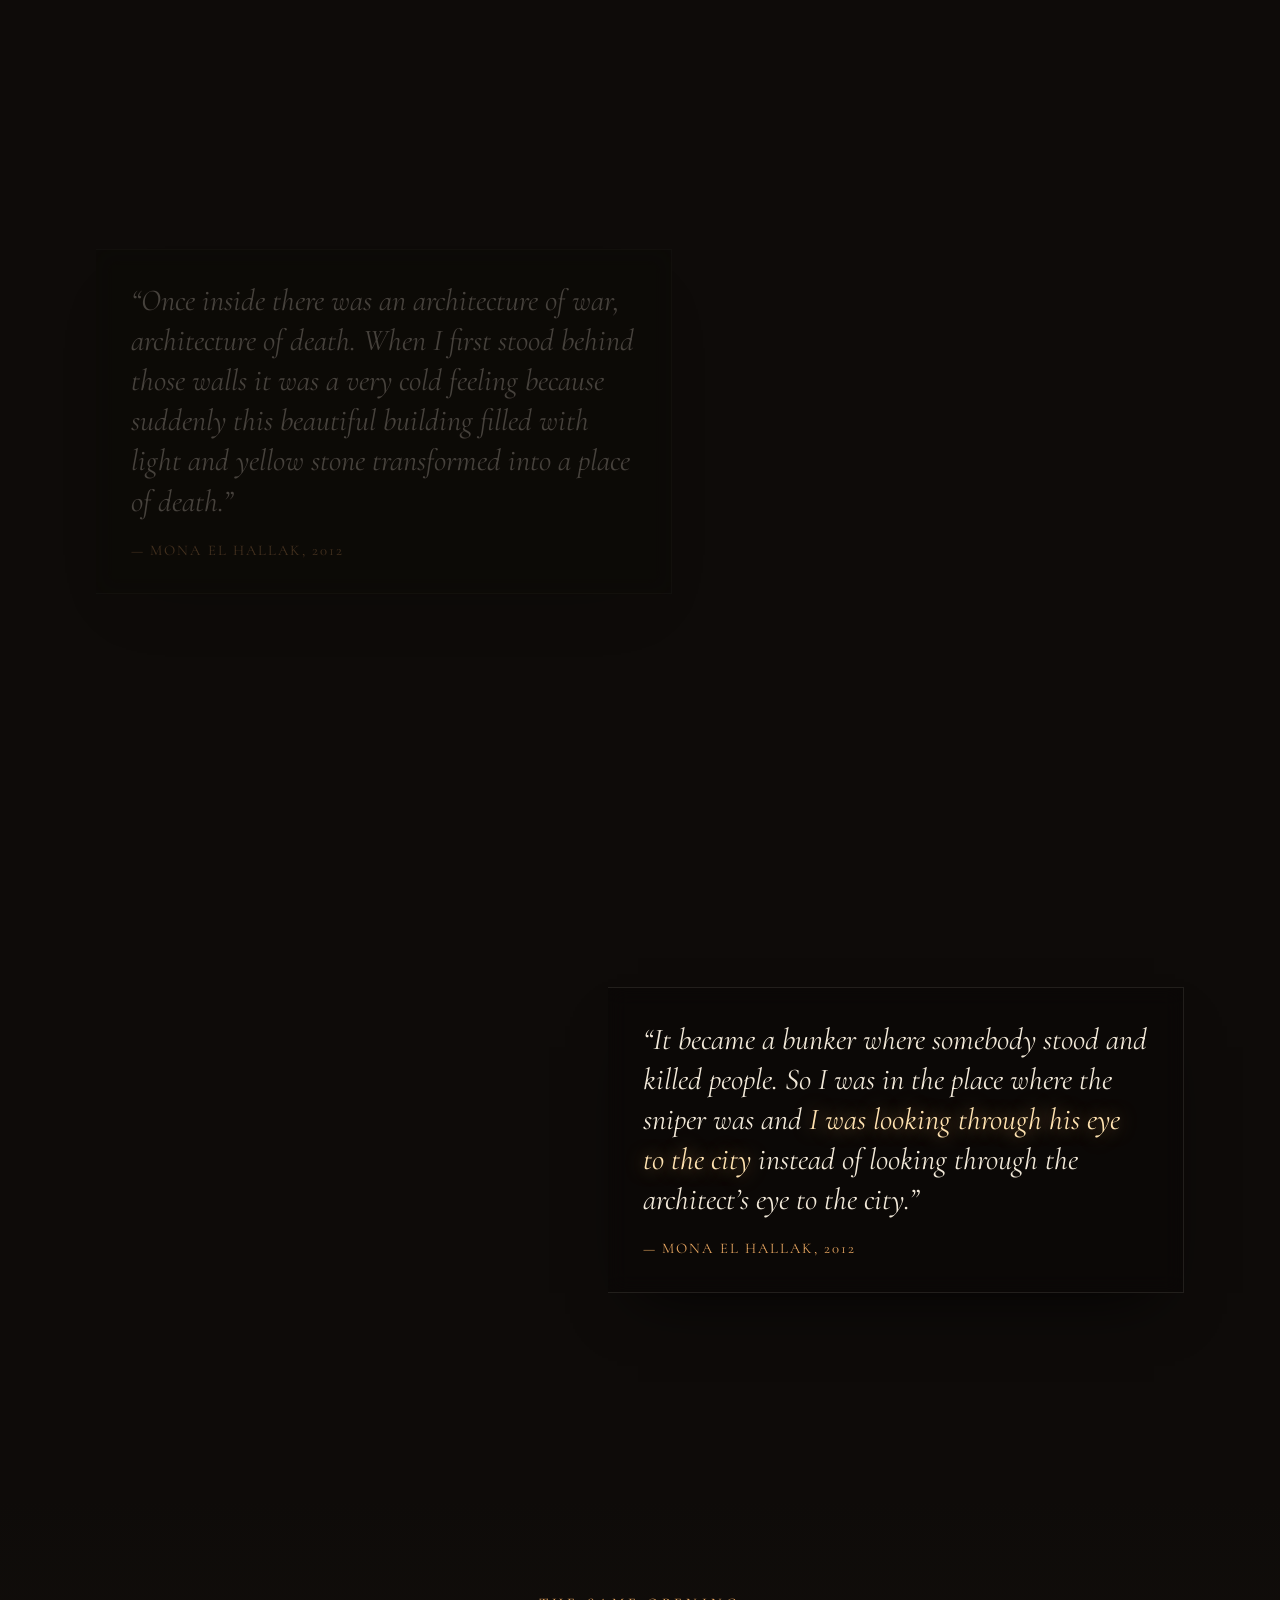
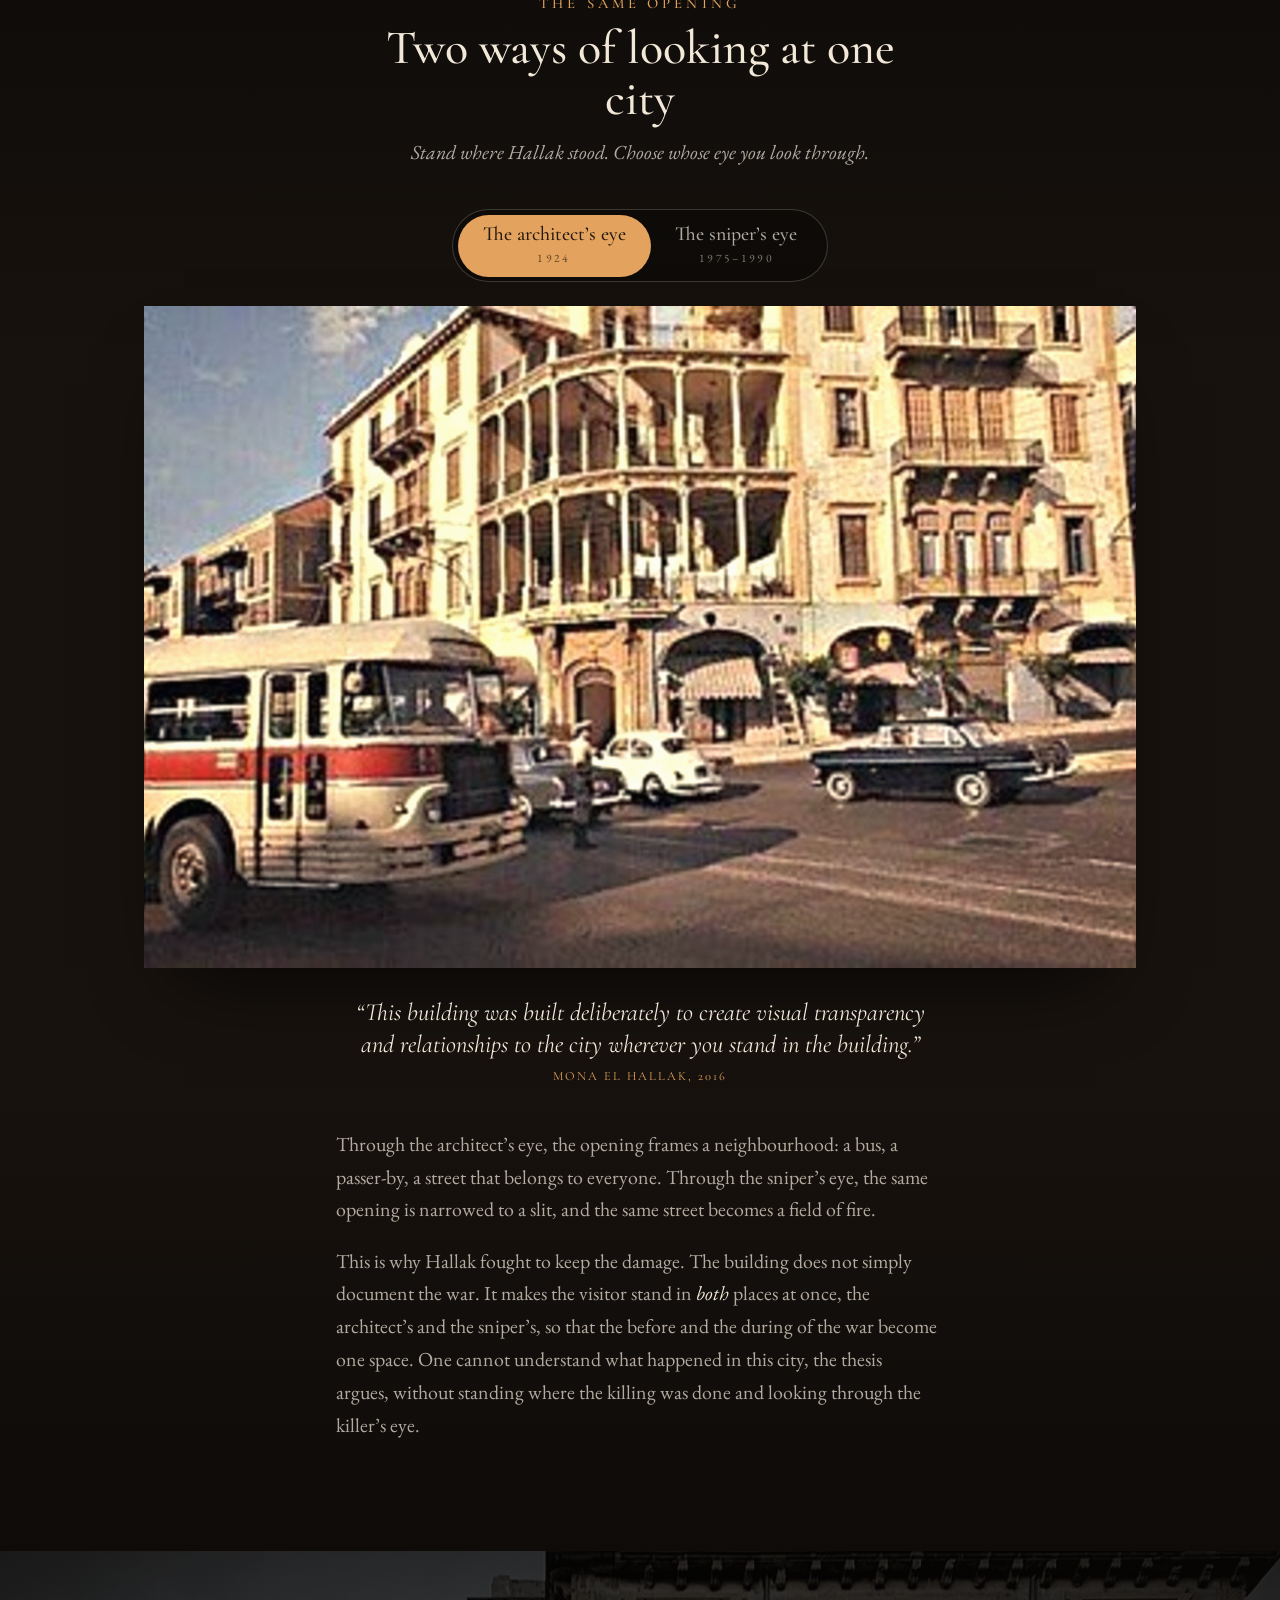
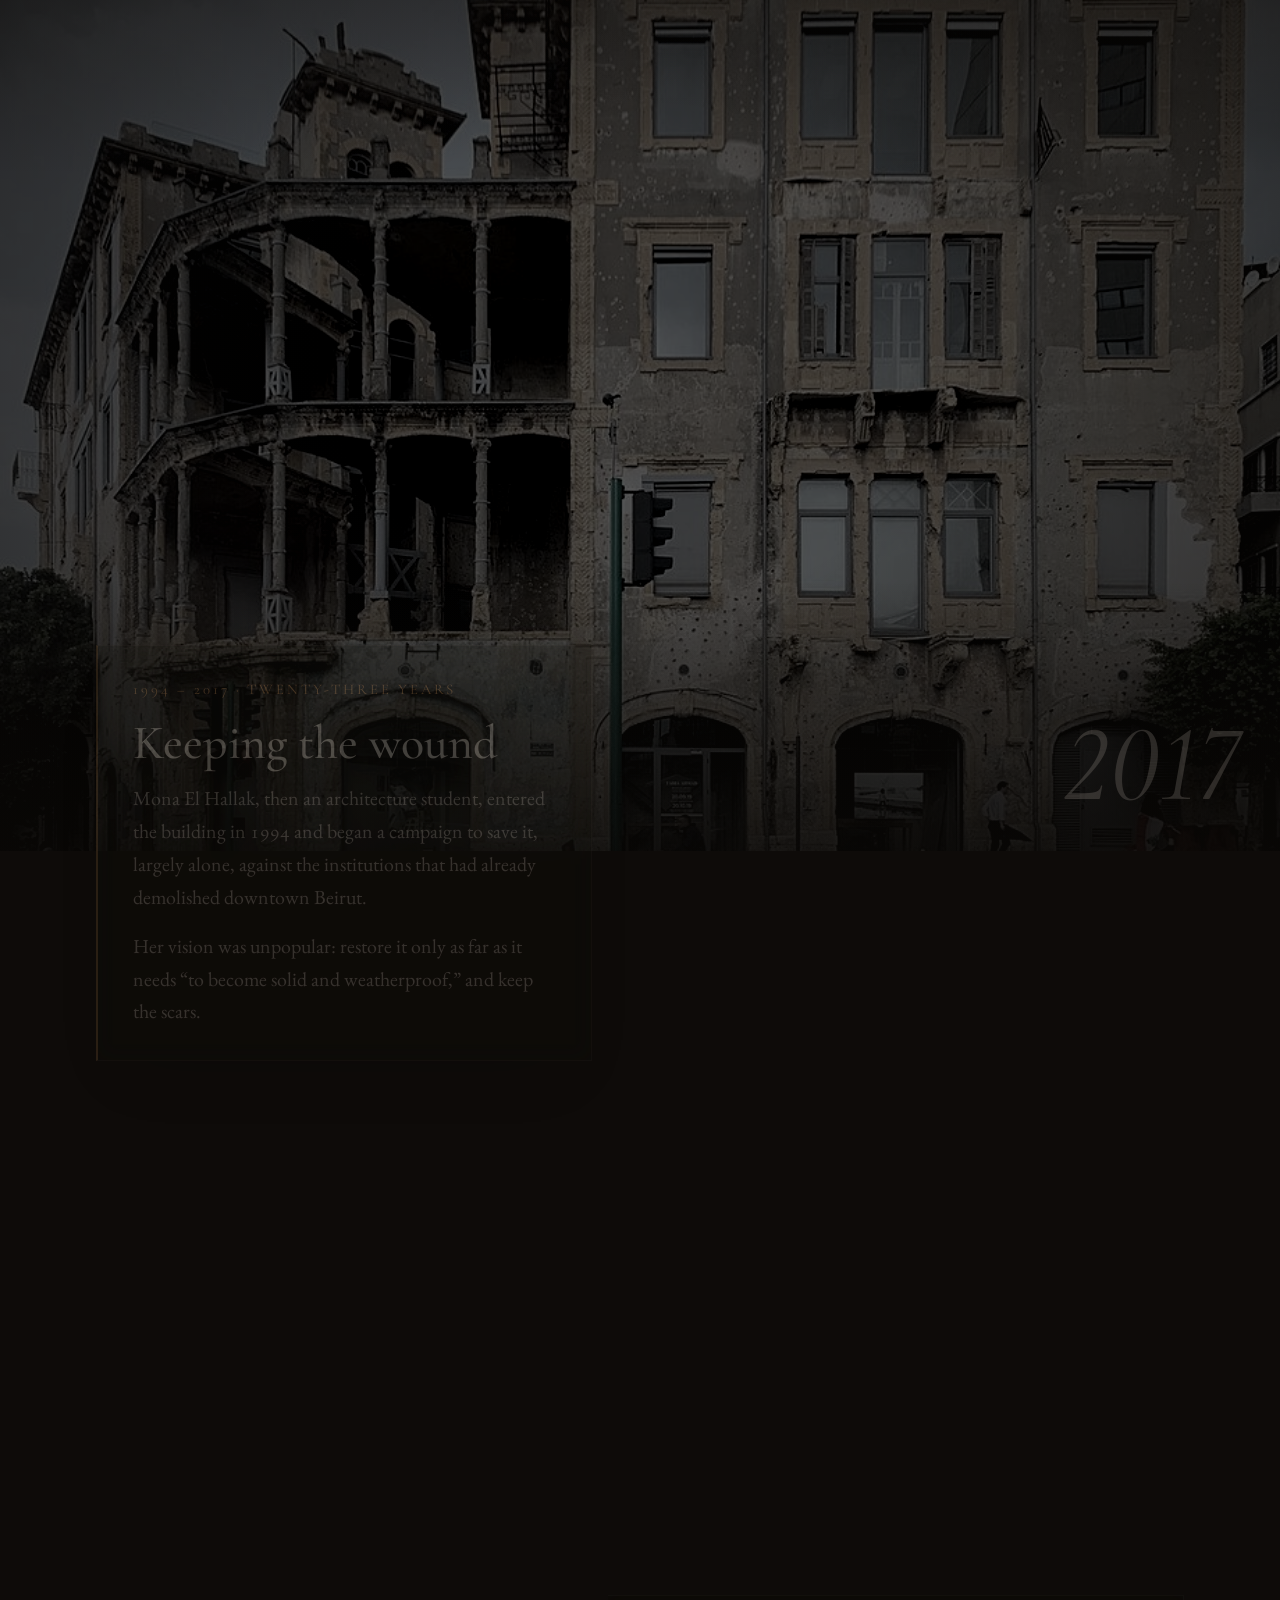
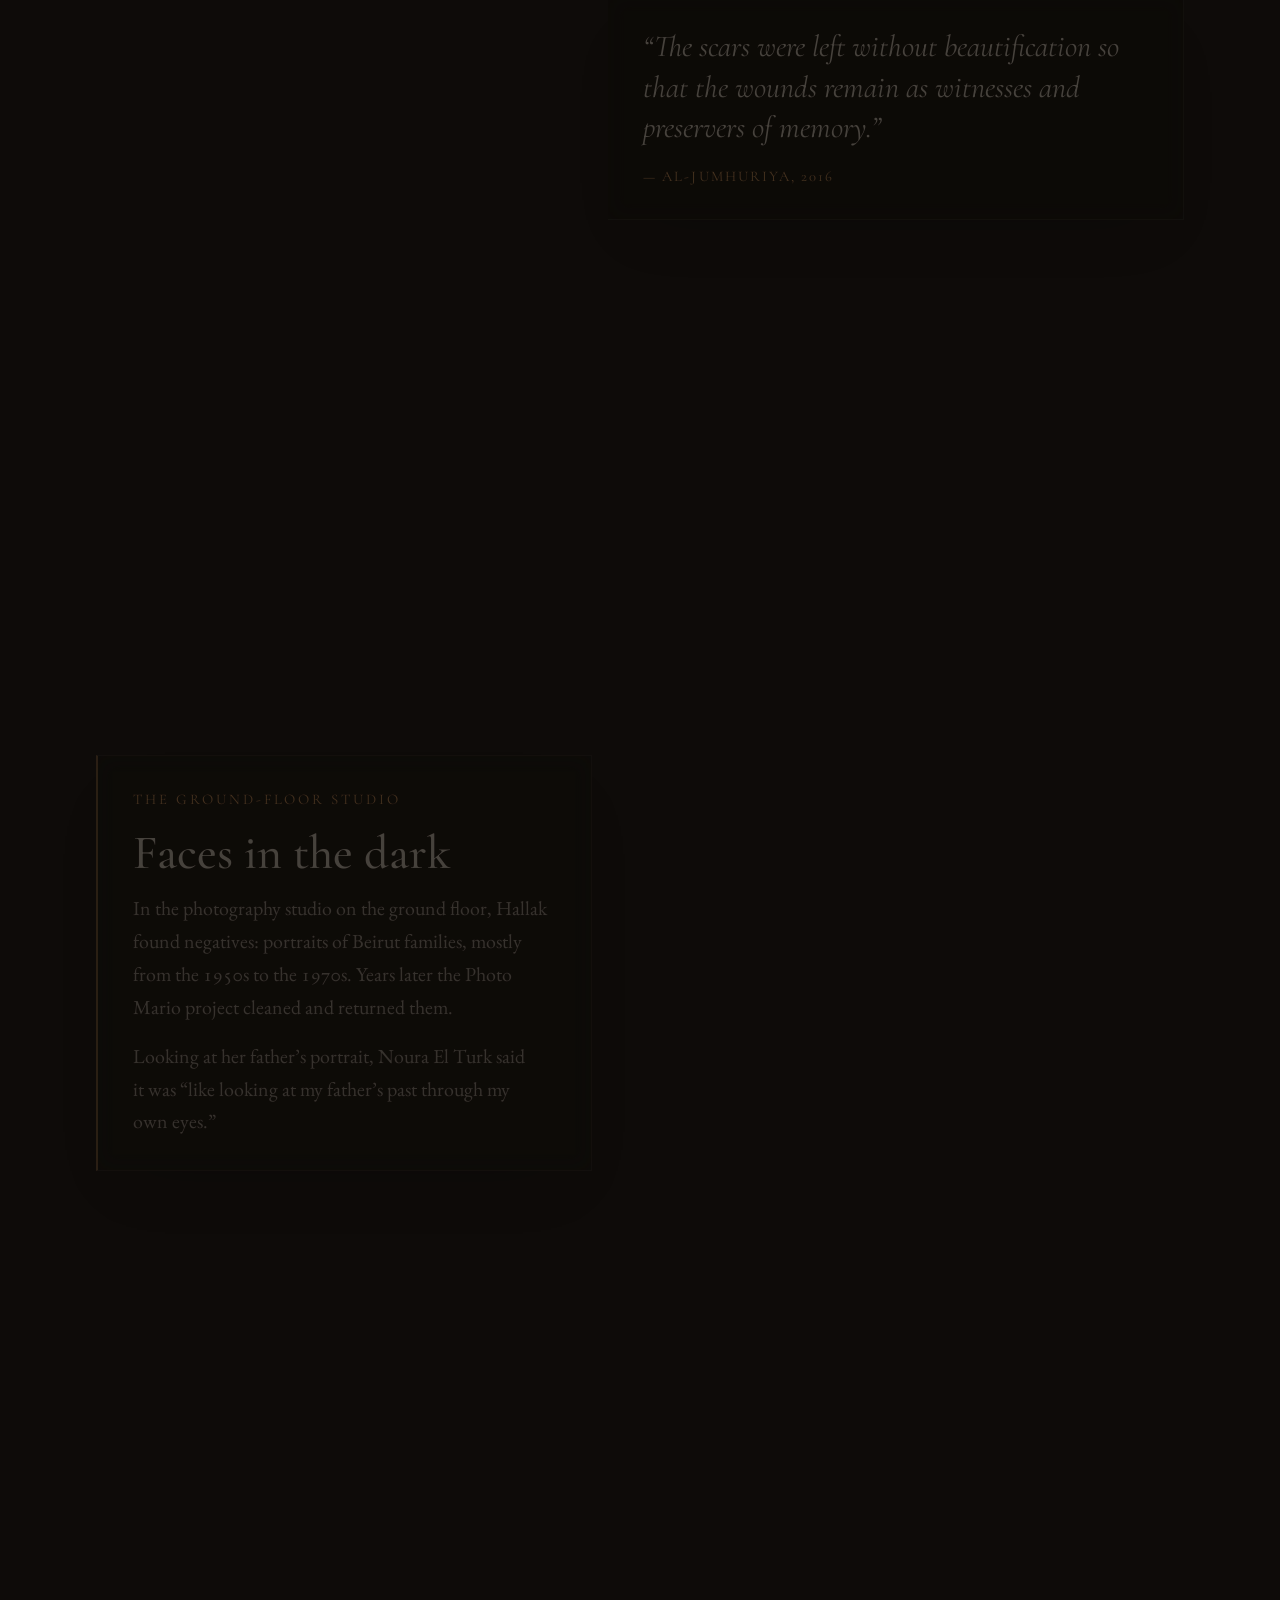
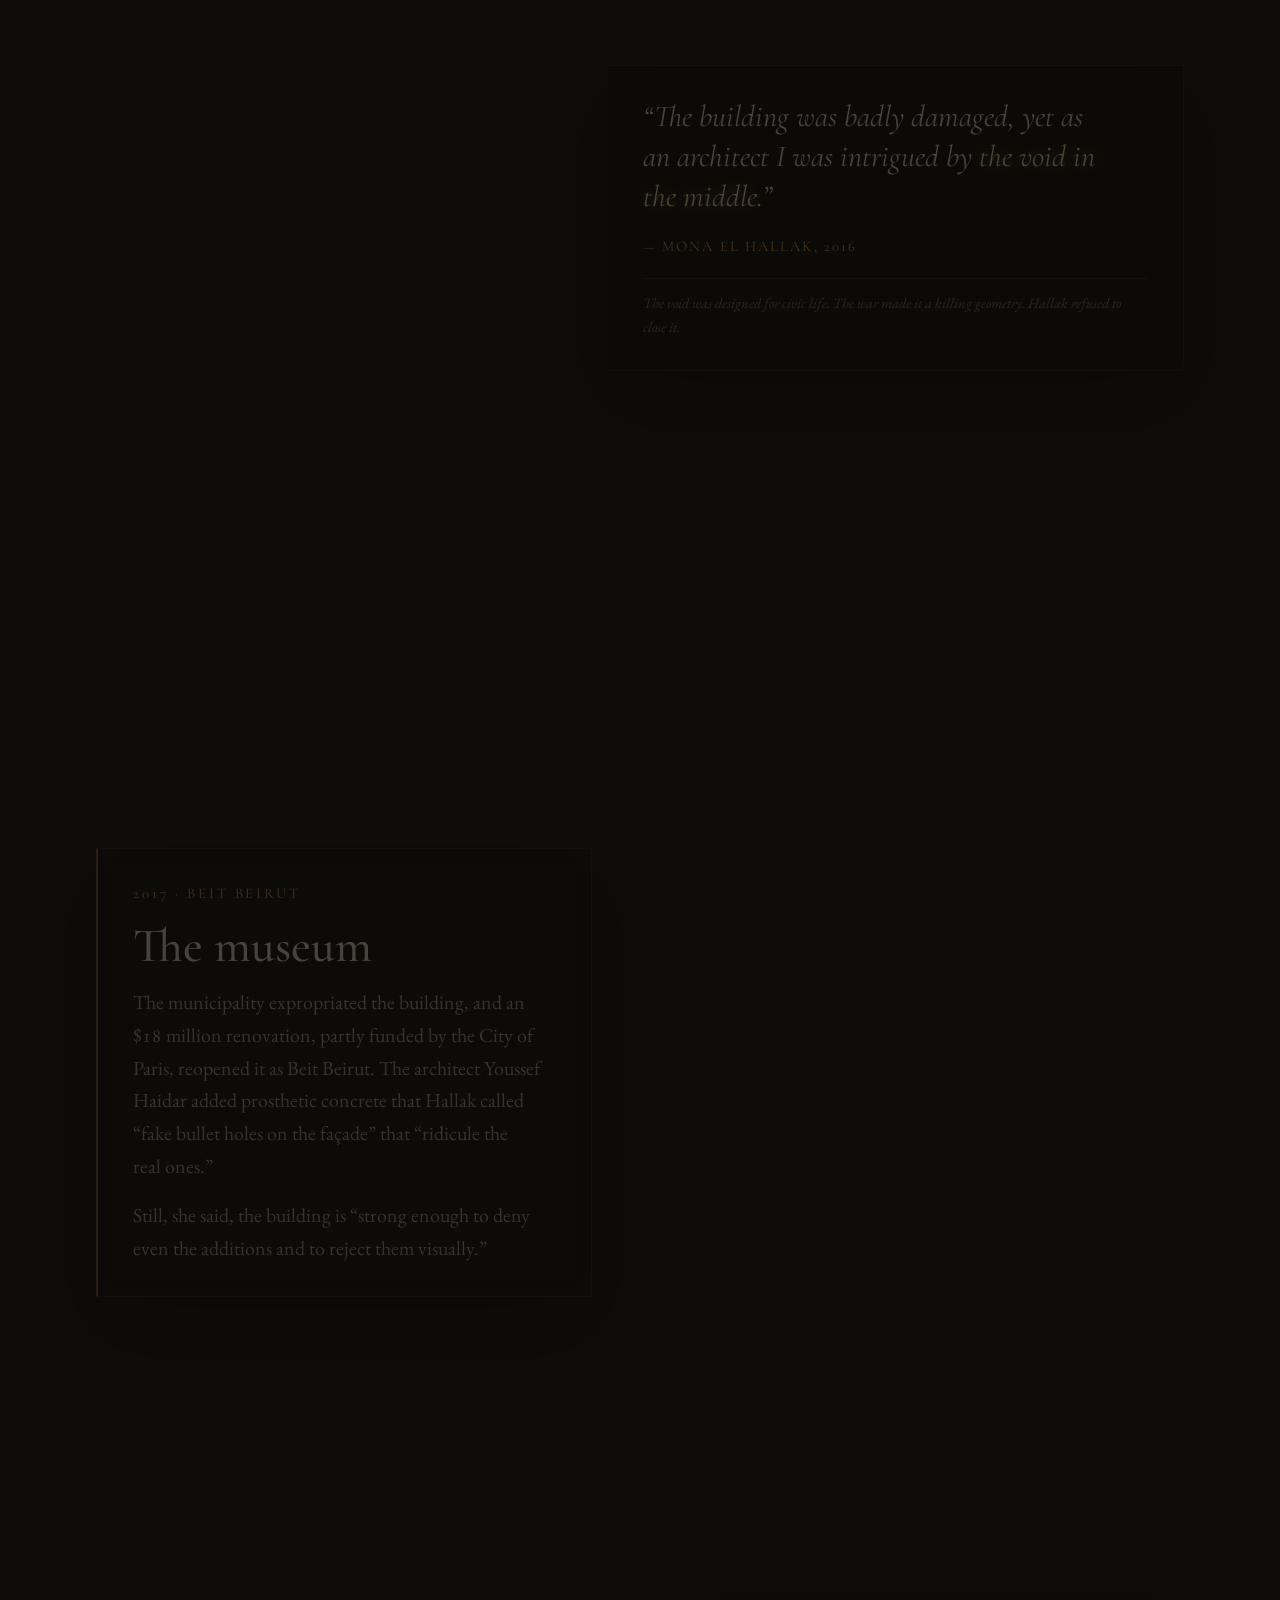
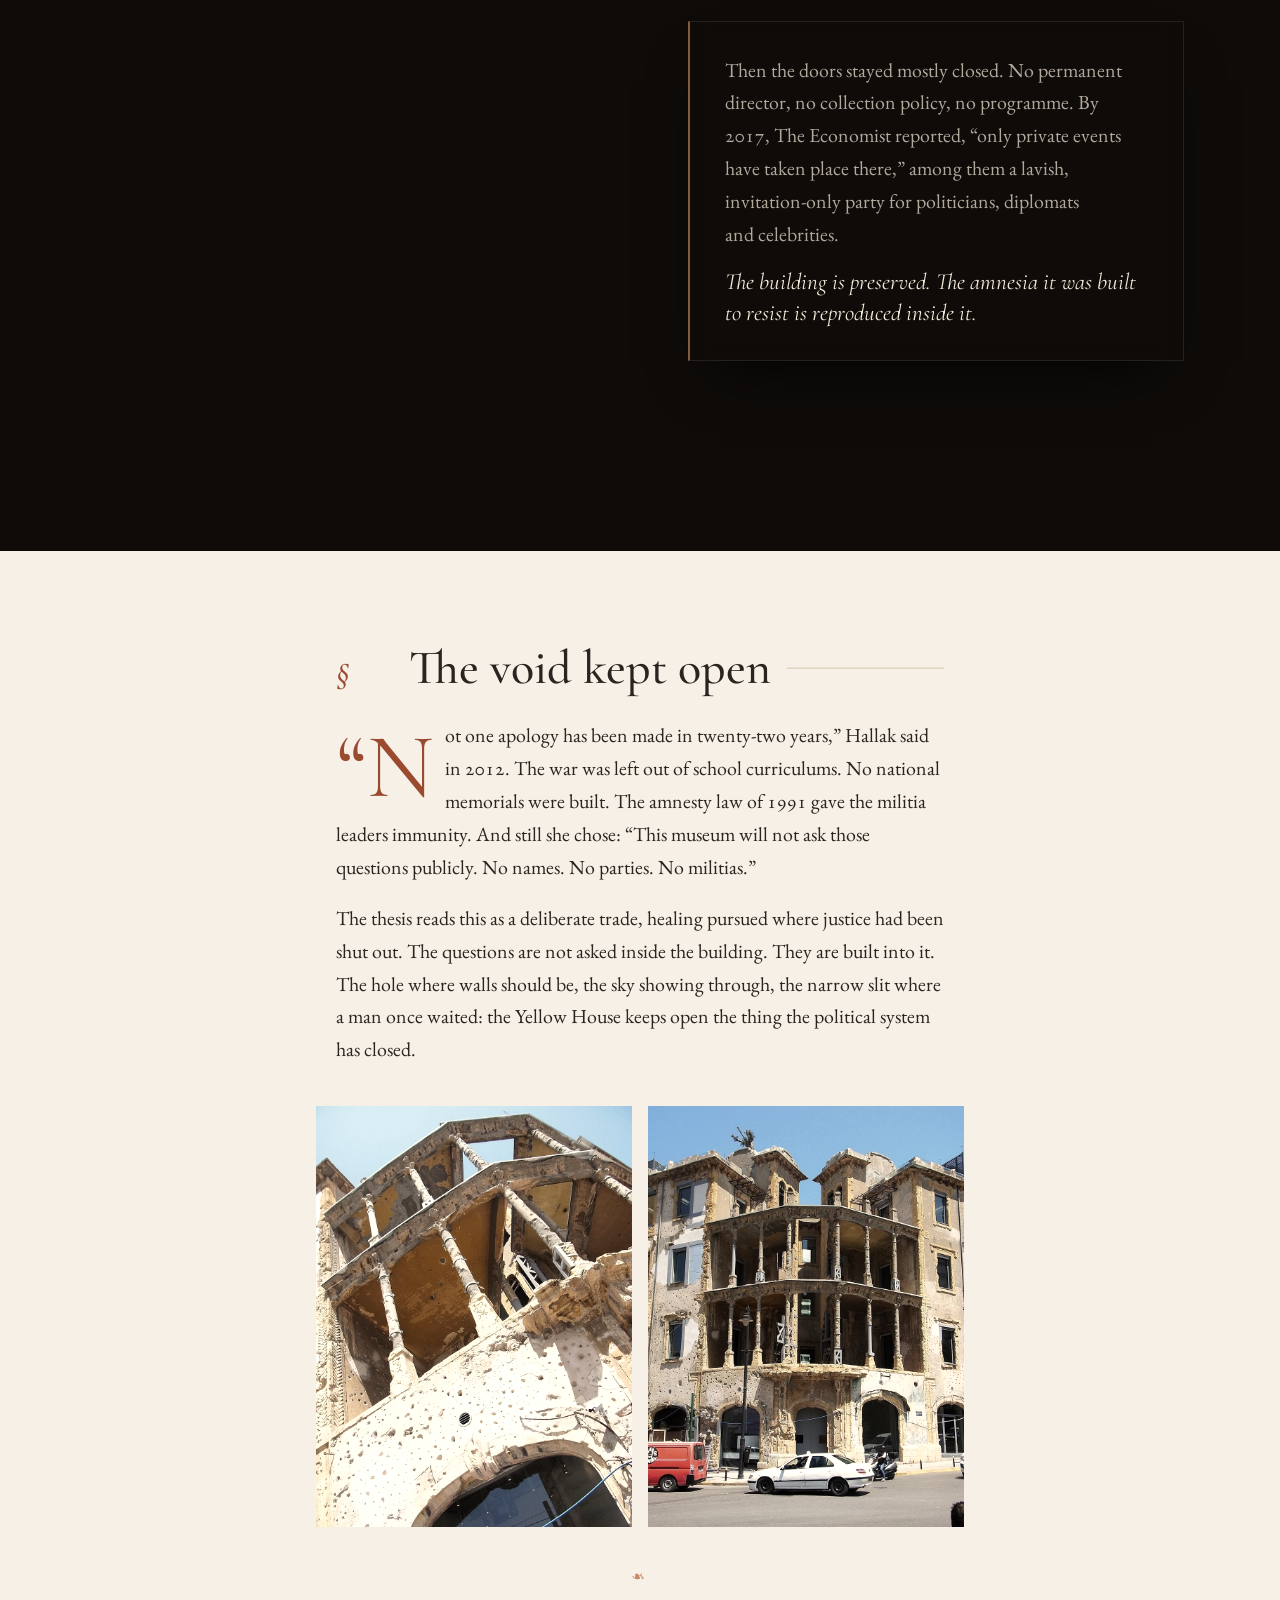
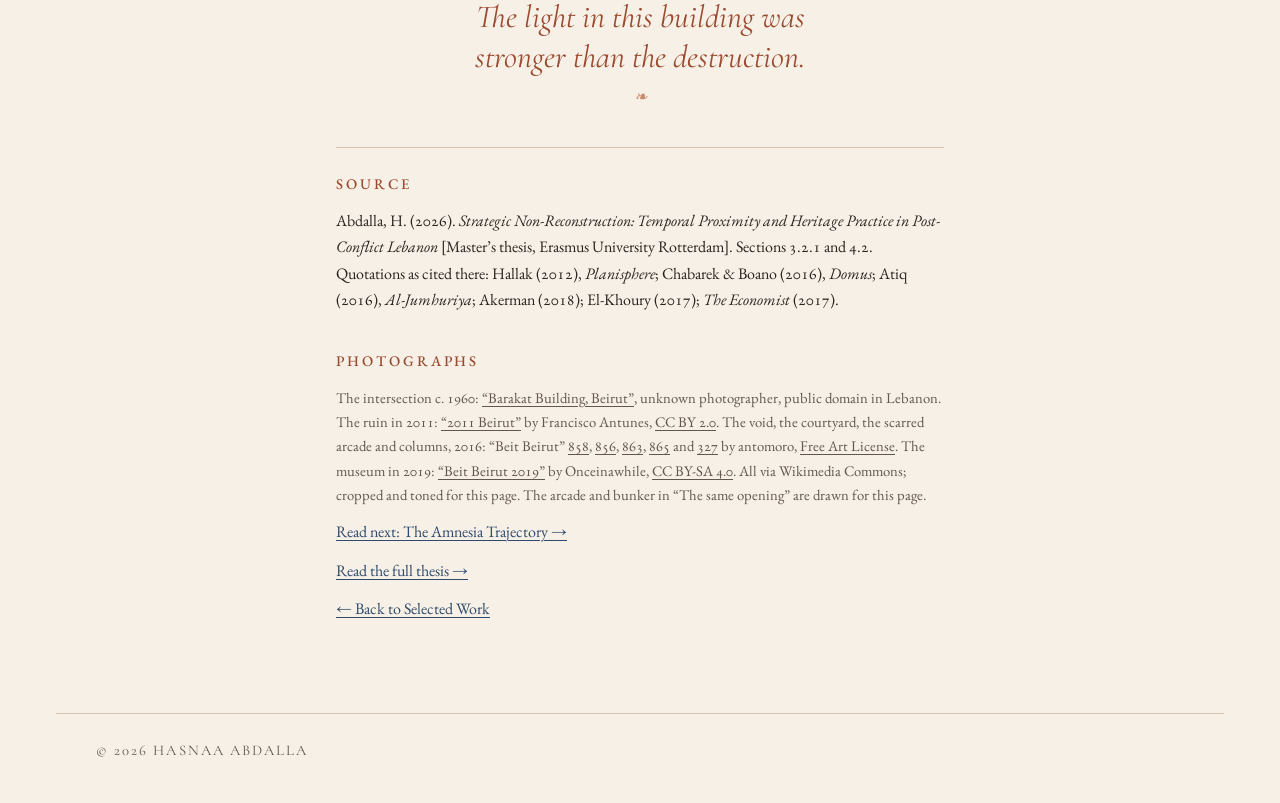
<file: work/sniper/index.html>
<!doctype html>
<html lang="en-GB">
<head>
  <meta charset="utf-8">
  <meta name="viewport" content="width=device-width, initial-scale=1">
  <title>Through the Sniper’s Eye — Hasnaa Abdalla</title>
  <meta name="description" content="A scroll story of Beit Beirut: the 1924 Yellow House built for light and openness, the sniper’s nest it became on the Green Line, and the museum it is now. Look through the same opening with the architect’s eye, then the sniper’s.">
  <meta property="og:title" content="Through the Sniper’s Eye">
  <meta property="og:description" content="A house built for light became a sniper’s nest, then a museum. A scroll story of Beit Beirut.">
  <meta property="og:type" content="article">
  <meta property="og:url" content="https://hasnaa-abdalla.github.io/work/sniper/">
  <meta property="og:site_name" content="Hasnaa Abdalla">
  <meta property="og:image" content="https://hasnaa-abdalla.github.io/assets/img/og/sniper.jpg">
  <meta property="og:image:width" content="1200">
  <meta property="og:image:height" content="630">
  <meta property="og:image:alt" content="Through the Sniper’s Eye, beside photographs of Beit Beirut and the Beirut port silos">
  <meta name="twitter:card" content="summary_large_image">
  <meta name="twitter:image" content="https://hasnaa-abdalla.github.io/assets/img/og/sniper.jpg">
  <script>
    document.documentElement.className = 'js';
    try { var t = localStorage.getItem('theme'); if (t) document.documentElement.dataset.theme = t; } catch (e) {}
  </script>
  <link rel="icon" href="../../assets/img/favicon.svg" type="image/svg+xml">
  <link rel="preconnect" href="https://fonts.googleapis.com">
  <link rel="preconnect" href="https://fonts.gstatic.com" crossorigin>
  <link href="https://fonts.googleapis.com/css2?family=Cormorant+Garamond:ital,wght@0,400;0,500;0,600;1,400;1,500&family=EB+Garamond:ital,wght@0,400;0,500;1,400&display=swap" rel="stylesheet">
  <link rel="stylesheet" href="../../assets/css/style.css?v=2026-11-10d">
  <link rel="stylesheet" href="../../assets/css/sniper.css?v=2026-11-10">
</head>
<body class="essay sniper">

  <a class="skip" href="#main">Skip to content</a>

  <div class="progress" aria-hidden="true"></div>

  <header class="topbar">
    <a class="monogram" href="../../" aria-label="Hasnaa Abdalla, home">H. A.</a>
    <nav class="nav" id="site-nav" aria-label="Site">
      <a href="../../">Home</a>
      <a href="../../#work">Work</a>
      <a href="../../#contact">Contact</a>
    </nav>
    <div class="bar-actions">
      <button class="icon-btn theme-toggle" type="button" aria-label="Toggle dark mode">
        <svg class="sun" viewBox="0 0 24 24" fill="none" stroke="currentColor" stroke-width="1.4" aria-hidden="true"><circle cx="12" cy="12" r="4.2"/><path d="M12 2.5v2.2M12 19.3v2.2M2.5 12h2.2M19.3 12h2.2M5.3 5.3l1.6 1.6M17.1 17.1l1.6 1.6M5.3 18.7l1.6-1.6M17.1 6.9l1.6-1.6"/></svg>
        <svg class="moon" viewBox="0 0 24 24" fill="none" stroke="currentColor" stroke-width="1.4" aria-hidden="true"><path d="M20 14.5A8.5 8.5 0 0 1 9.5 4a8.5 8.5 0 1 0 10.5 10.5z"/></svg>
      </button>
      <button class="icon-btn menu-toggle" type="button" aria-label="Open menu" aria-expanded="false" aria-controls="site-nav"><span></span></button>
    </div>
  </header>

  <!-- ===================== Opening ===================== -->
  <div class="sn-head" id="top">
    <div class="sn-head-img" aria-hidden="true">
      <img src="../../assets/img/sniper/void-light.jpg" width="1280" height="960" alt="" fetchpriority="high">
    </div>
    <div class="sn-title">
      <p class="kicker">From the thesis · Strategic Non-Reconstruction</p>
      <h1>Through the <em>Sniper’s</em> Eye</h1>
      <p class="lede">
        A house built for light. A nest for killing. A museum of memory.
        One building on Beirut’s Green Line, and the two ways of looking
        out of it.
      </p>
      <p class="byline">Hasnaa Abdalla · A scroll story of Beit Beirut</p>
      <p class="sn-cue" aria-hidden="true"><span>Scroll</span></p>
    </div>
  </div>

  <main id="main">

    <!-- ===================== Act I: the house and the war ===================== -->
    <section class="story" id="story-1" aria-label="The Yellow House, 1924 to 1990">
      <div class="stage" aria-hidden="true">
        <div class="layer" data-scene="house">
          <img src="../../assets/img/sniper/barakat-1960.jpg" width="1120" height="743" alt="" loading="eager">
        </div>
        <div class="layer" data-scene="light">
          <img src="../../assets/img/sniper/void-light.jpg" width="1280" height="960" alt="">
        </div>
        <div class="layer" data-scene="war">
          <img src="../../assets/img/sniper/ruin-2011.jpg" width="1920" height="1278" alt="">
          <svg class="pocks" viewBox="0 0 100 62" preserveAspectRatio="xMidYMid slice"></svg>
        </div>
        <div class="layer layer--inside" data-scene="inside">
          <img src="../../assets/img/sniper/ruin-2011.jpg" width="1920" height="1278" alt="">
          <div class="slit"></div>
        </div>
        <div class="stage-year"><span id="stage-year">1924</span></div>
      </div>

      <div class="steps">
        <article class="step" data-scene="house" data-year="1924">
          <div class="card">
            <p class="step-k">1924 · Sodeco, Beirut</p>
            <h2>The Yellow House</h2>
            <p>The architect Youssef Aftimus finished the Barakat Building for a wealthy family in
              1924, in soft yellow sandstone. Its main idea was openness: an open plan and tiers of
              arched, columned balconies that let the street and the rooms see each other.</p>
            <p>It was built to be looked <em>through</em>. Below it, the intersection carried buses,
              cars and people about their day.</p>
            <p class="pic-note">The building and its intersection, c. 1960.</p>
          </div>
        </article>

        <article class="step" data-scene="light" data-year="">
          <div class="card card--quote">
            <blockquote>
              <p>“I looked at the building and I could see the sky through the building, as if there
                was nothing behind it. But the light in this particular building was much
                <span class="glow">stronger than the destruction</span>.”</p>
              <footer>Mona El Hallak, on returning to the intersection after eight years away</footer>
            </blockquote>
            <p class="pic-note">The central void, open to the sky.</p>
          </div>
        </article>

        <article class="step" data-scene="war" data-year="1975">
          <div class="card">
            <p class="step-k">1975 – 1990 · The Green Line</p>
            <h2>The Building of Death</h2>
            <p>When the Civil War split the city into East and West, the house stood directly on the
              dividing line. The openness Aftimus designed for civic life proved ideal for snipers,
              who used the building as a nest for fifteen years.</p>
            <p>The war killed an estimated <strong>150,000 people</strong>. By 1990 the Yellow House had
              a new name, the Building of Death, and was scheduled for demolition.</p>
          </div>
        </article>

        <article class="step" data-scene="war" data-year="1990">
          <div class="card card--quiet">
            <p>The same transparency that let light in let the gun see out.</p>
          </div>
        </article>

        <article class="step" data-scene="inside" data-year="1994">
          <div class="card card--quote">
            <blockquote>
              <p>“Once inside there was an architecture of war, architecture of death. When I first
                stood behind those walls it was a very cold feeling because suddenly this beautiful
                building filled with light and yellow stone transformed into a place of death.”</p>
              <footer>Mona El Hallak, 2012</footer>
            </blockquote>
          </div>
        </article>

        <article class="step" data-scene="inside" data-year="1994">
          <div class="card card--quote">
            <blockquote>
              <p>“It became a bunker where somebody stood and killed people. So I was in the place where
                the sniper was and <span class="glow">I was looking through his eye to the city</span>
                instead of looking through the architect’s eye to the city.”</p>
              <footer>Mona El Hallak, 2012</footer>
            </blockquote>
          </div>
        </article>
      </div>
    </section>

    <!-- ===================== Interlude: the two eyes ===================== -->
    <section class="eyes" id="eyes" aria-labelledby="eyes-h">
      <div class="eyes-intro">
        <p class="kicker">The same opening</p>
        <h2 id="eyes-h">Two ways of looking at one city</h2>
        <p>Stand where Hallak stood. Choose whose eye you look through.</p>
      </div>

      <div class="eye-switch" role="group" aria-label="Choose a view">
        <button type="button" class="eye-btn" data-eye="architect" aria-pressed="true">
          <span class="eye-name">The architect’s eye</span><span class="eye-year">1924</span>
        </button>
        <button type="button" class="eye-btn" data-eye="sniper" aria-pressed="false">
          <span class="eye-name">The sniper’s eye</span><span class="eye-year">1975–1990</span>
        </button>
      </div>

      <figure class="opening" id="opening" data-eye="architect">
        <div class="frame">
          <div class="view">
            <img src="../../assets/img/sniper/barakat-1960.jpg" width="1120" height="743"
              alt="The intersection below the Yellow House around 1960: a red-and-cream bus, parked cars and a pedestrian crossing in the sun." loading="lazy">
          </div>
          <!-- afternoon light through the open plan -->
          <div class="sunlight" aria-hidden="true"></div>
          <!-- the bunker closes in: real scarred sandstone from the building -->
          <div class="shutter shutter--top" aria-hidden="true"></div>
          <div class="shutter shutter--bottom" aria-hidden="true"></div>
        </div>
        <figcaption class="eye-text" aria-live="polite">
          <p class="eye-copy" data-for="architect">
            <span class="eye-q">“This building was built deliberately to create visual transparency
            and relationships to the city wherever you stand in the building.”</span>
            <span class="eye-who">Mona El Hallak, 2016</span>
          </p>
          <p class="eye-copy" data-for="sniper" hidden>
            <span class="eye-q">“It became a bunker where somebody stood and killed people.”</span>
            <span class="eye-who">Mona El Hallak, 2012</span>
          </p>
        </figcaption>
      </figure>

      <div class="eyes-after prose">
        <p>Through the architect’s eye, the opening frames a neighbourhood: a bus, a passer-by, a
          street that belongs to everyone. Through the sniper’s eye, the same opening is narrowed
          to a slit, and the same street becomes a field of fire.</p>
        <p>This is why Hallak fought to keep the damage. The building does not simply document
          the war. It makes the visitor stand in <em>both</em> places at once, the architect’s and the
          sniper’s, so that the before and the during of the war become one space. One cannot
          understand what happened in this city, the thesis argues, without standing where the
          killing was done and looking through the killer’s eye.</p>
      </div>
    </section>

    <!-- ===================== Act II: the museum ===================== -->
    <section class="story" id="story-2" aria-label="From ruin to museum, 1994 to 2017">
      <div class="stage" aria-hidden="true">
        <div class="layer" data-scene="witness">
          <img src="../../assets/img/sniper/holes-arcade.jpg" width="1280" height="960" alt="">
        </div>
        <div class="layer" data-scene="void">
          <img src="../../assets/img/sniper/courtyard.jpg" width="1280" height="1707" alt="">
        </div>
        <div class="layer" data-scene="museum">
          <img src="../../assets/img/amnesia/beit-beirut.jpg" width="920" height="720" alt="">
        </div>
        <div class="layer" data-scene="party">
          <img src="../../assets/img/amnesia/beit-beirut.jpg" width="920" height="720" alt="">
        </div>
        <div class="stage-year"><span id="stage-year-2">1994</span></div>
      </div>

      <div class="steps">
        <article class="step" data-scene="witness" data-year="1994">
          <div class="card">
            <p class="step-k">1994 – 2017 · Twenty-three years</p>
            <h2>Keeping the wound</h2>
            <p>Mona El Hallak, then an architecture student, entered the building in 1994 and began a
              campaign to save it, largely alone, against the institutions that had already
              demolished downtown Beirut.</p>
            <p>Her vision was unpopular: restore it only as far as it needs “to become solid and
              weatherproof,” and keep the scars.</p>
          </div>
        </article>

        <article class="step" data-scene="witness" data-year="2016">
          <div class="card card--quote">
            <blockquote>
              <p>“The scars were left without beautification so that the wounds remain as witnesses
                and preservers of memory.”</p>
              <footer>Al-Jumhuriya, 2016</footer>
            </blockquote>
          </div>
        </article>

        <article class="step" data-scene="void" data-year="1994">
          <div class="card">
            <p class="step-k">The ground-floor studio</p>
            <h2>Faces in the dark</h2>
            <p>In the photography studio on the ground floor, Hallak found negatives: portraits of
              Beirut families, mostly from the 1950s to the 1970s. Years later the Photo Mario project
              cleaned and returned them.</p>
            <p>Looking at her father’s portrait, Noura El Turk said it was “like looking at my
              father’s past through my own eyes.”</p>
          </div>
        </article>

        <article class="step" data-scene="void" data-year="2016">
          <div class="card card--quote">
            <blockquote>
              <p>“The building was badly damaged, yet as an architect I was intrigued by
                <span class="glow">the void in the middle</span>.”</p>
              <footer>Mona El Hallak, 2016</footer>
            </blockquote>
            <p class="pic-note">The void was designed for civic life. The war made it a killing
              geometry. Hallak refused to close it.</p>
          </div>
        </article>

        <article class="step" data-scene="museum" data-year="2017">
          <div class="card">
            <p class="step-k">2017 · Beit Beirut</p>
            <h2>The museum</h2>
            <p>The municipality expropriated the building, and an $18 million renovation, partly funded
              by the City of Paris, reopened it as Beit Beirut. The architect Youssef Haidar added
              prosthetic concrete that Hallak called “fake bullet holes on the façade” that “ridicule
              the real ones.”</p>
            <p>Still, she said, the building is “strong enough to deny even the additions and to reject
              them visually.”</p>
          </div>
        </article>

        <article class="step" data-scene="party" data-year="2017">
          <div class="card">
            <p>Then the doors stayed mostly closed. No permanent director, no collection policy, no
              programme. By 2017, The Economist reported, “only private events have taken
              place there,” among them a lavish, invitation-only party for politicians, diplomats and
              celebrities.</p>
            <p class="step-strong">The building is preserved. The amnesia it was built to resist is
              reproduced inside it.</p>
          </div>
        </article>
      </div>
    </section>

    <!-- ===================== Close ===================== -->
    <section class="prose sn-close">
      <h2><span class="num">§</span> The void kept open</h2>
      <p class="dropcap">“Not one apology has been made in twenty-two years,” Hallak said in 2012.
        The war was left out of school curriculums. No national memorials were built. The amnesty
        law of 1991 gave the militia leaders immunity. And still she chose: “This museum will not
        ask those questions publicly. No names. No parties. No militias.”</p>
      <p>The thesis reads this as a deliberate trade, healing pursued where justice had been shut
        out. The questions are not asked inside the building. They are built into it. The hole where
        walls should be, the sky showing through, the narrow slit where a man once waited: the
        Yellow House keeps open the thing the political system has closed.</p>

      <div class="witnesses">
        <figure>
          <img src="../../assets/img/sniper/holes-column.jpg" width="900" height="1200" loading="lazy"
            alt="Close view of a sandstone balcony and arch, the stone densely pitted with bullet holes.">
        </figure>
        <figure>
          <img src="../../assets/img/sniper/columns.jpg" width="900" height="1200" loading="lazy"
            alt="The arcaded corner balconies of Beit Beirut seen from the street, the columns chipped and scarred.">
        </figure>
      </div>

      <blockquote class="pull">The light in this building was stronger than the destruction.</blockquote>

      <aside class="cite">
        <p class="small-head">Source</p>
        <p>Abdalla, H. (2026). <em>Strategic Non-Reconstruction: Temporal Proximity and Heritage Practice
          in Post-Conflict Lebanon</em> [Master’s thesis, Erasmus University Rotterdam]. Sections 3.2.1
          and 4.2. Quotations as cited there: Hallak (2012), <em>Planisphere</em>; Chabarek &amp; Boano
          (2016), <em>Domus</em>; Atiq (2016), <em>Al-Jumhuriya</em>; Akerman (2018); El-Khoury (2017);
          <em>The Economist</em> (2017).</p>
        <p class="small-head">Photographs</p>
        <p class="small credits">
          The intersection c. 1960: <a href="https://commons.wikimedia.org/wiki/File:Barakat_Building,_Beirut.jpg">“Barakat Building, Beirut”</a>,
          unknown photographer, public domain in Lebanon.
          The ruin in 2011: <a href="https://commons.wikimedia.org/wiki/File:2011_Beirut_6539304279.jpg">“2011 Beirut”</a>
          by Francisco Antunes, <a href="https://creativecommons.org/licenses/by/2.0/">CC BY 2.0</a>.
          The void, the courtyard, the scarred arcade and columns, 2016: “Beit Beirut”
          <a href="https://commons.wikimedia.org/wiki/File:Beit_Beirut_858.jpg">858</a>,
          <a href="https://commons.wikimedia.org/wiki/File:Beit_Beirut_856.jpg">856</a>,
          <a href="https://commons.wikimedia.org/wiki/File:Beit_Beirut_863.jpg">863</a>,
          <a href="https://commons.wikimedia.org/wiki/File:Beit_Beirut_865.jpg">865</a> and
          <a href="https://commons.wikimedia.org/wiki/File:Beit_Beirut_327.jpg">327</a> by antomoro,
          <a href="http://artlibre.org/licence/lal/en/">Free Art License</a>.
          The museum in 2019: <a href="https://commons.wikimedia.org/wiki/File:Beit_Beirut_2019.jpg">“Beit Beirut 2019”</a>
          by Onceinawhile, <a href="https://creativecommons.org/licenses/by-sa/4.0/">CC BY-SA 4.0</a>.
          All via Wikimedia Commons; cropped and toned for this page. The arcade and bunker in
          “The same opening” are drawn for this page.</p>
        <p><a href="../amnesia/">Read next: The Amnesia Trajectory →</a></p>
        <p><a href="../thesis/">Read the full thesis →</a></p>
        <p><a href="../../#work">← Back to Selected Work</a></p>
      </aside>
    </section>

  </main>

  <footer class="footer">
    <p>&copy; <span id="year">2026</span> Hasnaa Abdalla</p>
  </footer>

  <script src="../../assets/js/main.js?v=2026-11-10" defer></script>
  <script src="../../assets/js/sniper.js?v=2026-11-10" defer></script>
</body>
</html>
</file>
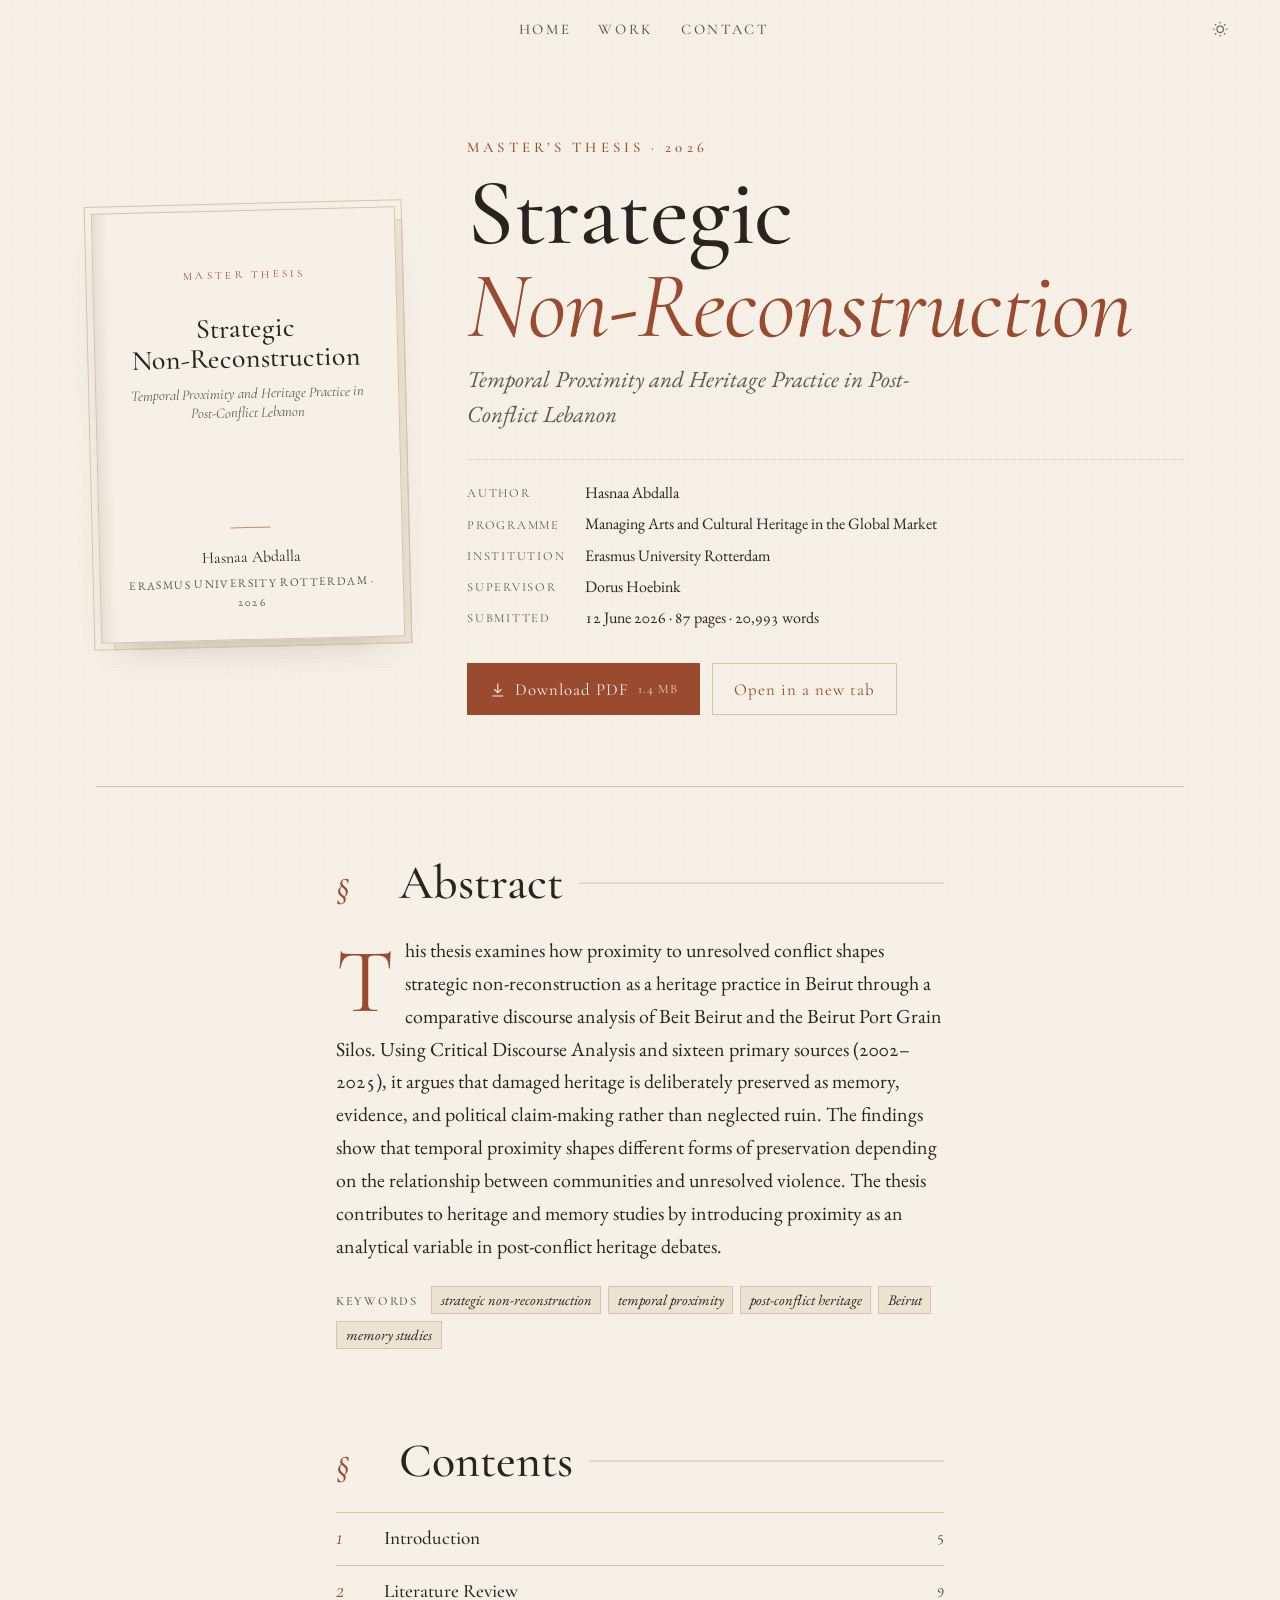
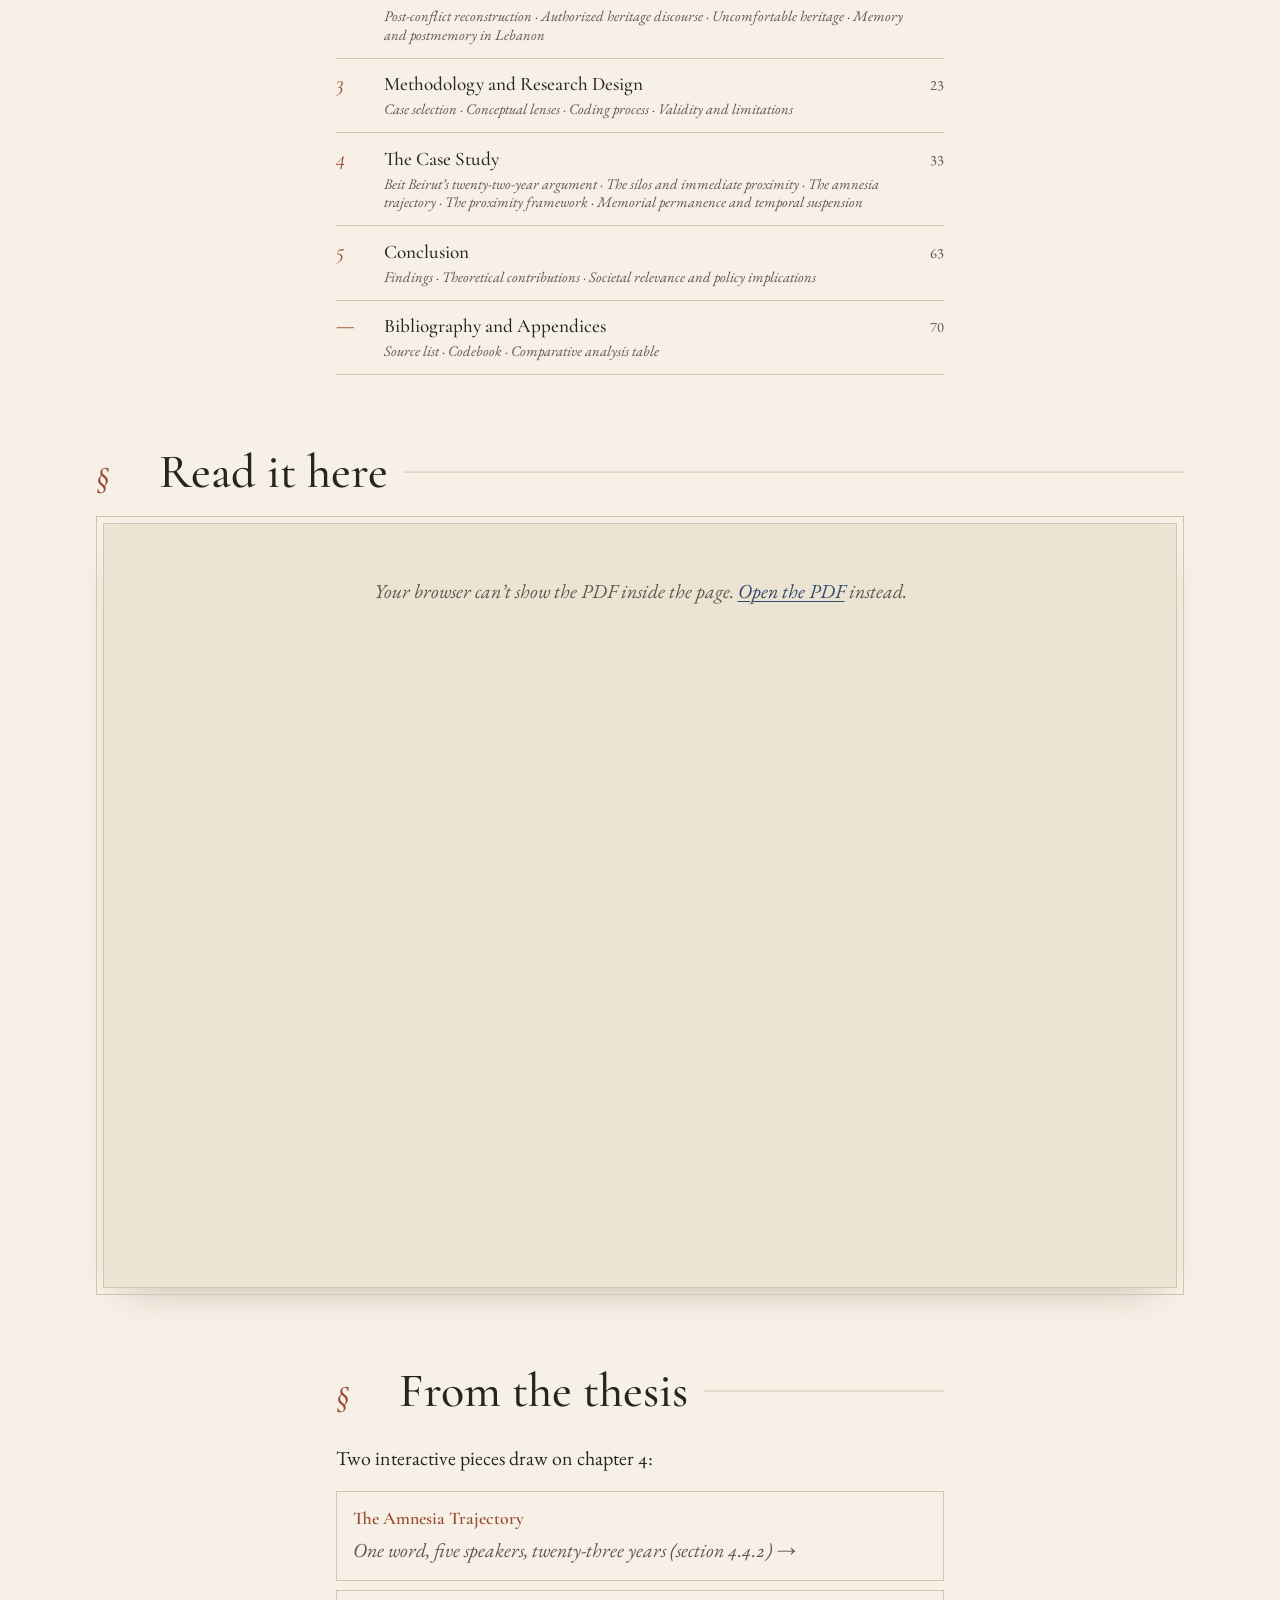
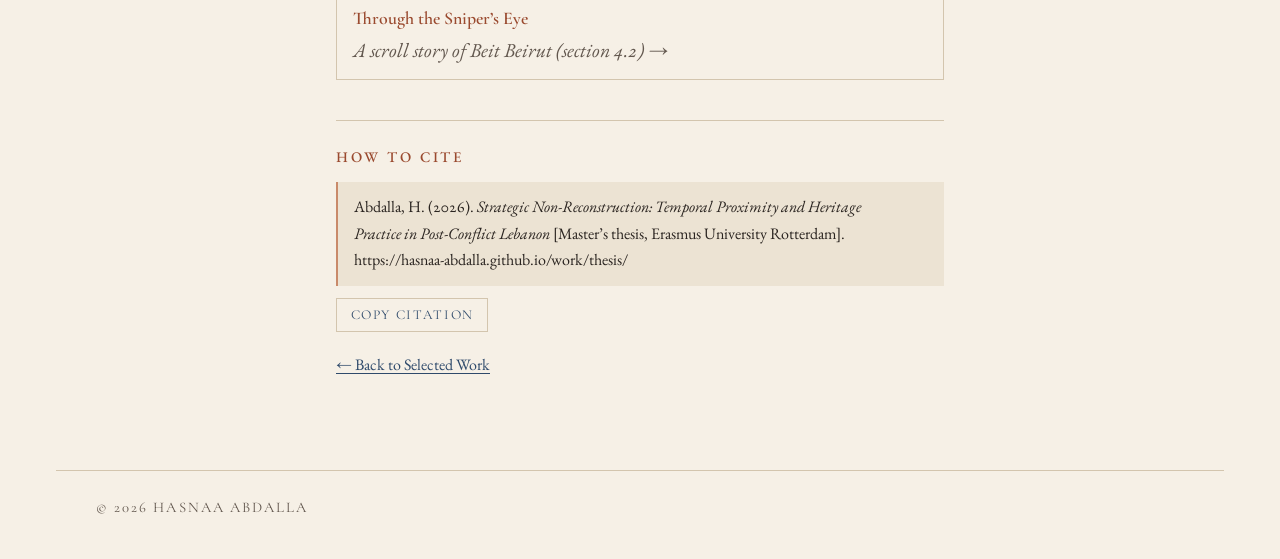
<file: work/thesis/index.html>
<!doctype html>
<html lang="en-GB">
<head>
  <meta charset="utf-8">
  <meta name="viewport" content="width=device-width, initial-scale=1">
  <title>Strategic Non-Reconstruction — Hasnaa Abdalla</title>
  <meta name="description" content="Master’s thesis by Hasnaa Abdalla (Erasmus University Rotterdam, 2026): how proximity to unresolved conflict shapes the deliberate non-reconstruction of damaged heritage in Beirut. Read or download the full text.">
  <meta property="og:title" content="Strategic Non-Reconstruction: Temporal Proximity and Heritage Practice in Post-Conflict Lebanon">
  <meta property="og:description" content="Master’s thesis, Erasmus University Rotterdam, 2026. A comparative discourse analysis of Beit Beirut and the Beirut Port Grain Silos.">
  <meta property="og:type" content="article">
  <meta property="og:url" content="https://hasnaa-abdalla.github.io/work/thesis/">
  <meta property="og:site_name" content="Hasnaa Abdalla">
  <meta property="og:image" content="https://hasnaa-abdalla.github.io/assets/img/og/thesis.jpg">
  <meta property="og:image:width" content="1200">
  <meta property="og:image:height" content="630">
  <meta property="og:image:alt" content="Strategic Non-Reconstruction, beside photographs of Beit Beirut and the Beirut port silos">
  <meta name="twitter:card" content="summary_large_image">
  <meta name="twitter:image" content="https://hasnaa-abdalla.github.io/assets/img/og/thesis.jpg">
  <meta name="citation_title" content="Strategic Non-Reconstruction: Temporal Proximity and Heritage Practice in Post-Conflict Lebanon">
  <meta name="citation_author" content="Abdalla, Hasnaa">
  <meta name="citation_publication_date" content="2026/06/12">
  <meta name="citation_dissertation_institution" content="Erasmus University Rotterdam">
  <meta name="citation_pdf_url" content="https://hasnaa-abdalla.github.io/assets/docs/abdalla-2026-strategic-non-reconstruction.pdf">
  <script>
    document.documentElement.className = 'js';
    try { var t = localStorage.getItem('theme'); if (t) document.documentElement.dataset.theme = t; } catch (e) {}
  </script>
  <link rel="icon" href="../../assets/img/favicon.svg" type="image/svg+xml">
  <link rel="preconnect" href="https://fonts.googleapis.com">
  <link rel="preconnect" href="https://fonts.gstatic.com" crossorigin>
  <link href="https://fonts.googleapis.com/css2?family=Cormorant+Garamond:ital,wght@0,400;0,500;0,600;1,400;1,500&family=EB+Garamond:ital,wght@0,400;0,500;1,400&display=swap" rel="stylesheet">
  <link rel="stylesheet" href="../../assets/css/style.css?v=2026-11-10d">
  <link rel="stylesheet" href="../../assets/css/thesis.css?v=2026-11-17">
</head>
<body class="essay thesis">

  <a class="skip" href="#main">Skip to content</a>

  <div class="progress" aria-hidden="true"></div>

  <header class="topbar">
    <a class="monogram" href="../../" aria-label="Hasnaa Abdalla, home">H. A.</a>
    <nav class="nav" id="site-nav" aria-label="Site">
      <a href="../../">Home</a>
      <a href="../../#work">Work</a>
      <a href="../../#contact">Contact</a>
    </nav>
    <div class="bar-actions">
      <button class="icon-btn theme-toggle" type="button" aria-label="Toggle dark mode">
        <svg class="sun" viewBox="0 0 24 24" fill="none" stroke="currentColor" stroke-width="1.4" aria-hidden="true"><circle cx="12" cy="12" r="4.2"/><path d="M12 2.5v2.2M12 19.3v2.2M2.5 12h2.2M19.3 12h2.2M5.3 5.3l1.6 1.6M17.1 17.1l1.6 1.6M5.3 18.7l1.6-1.6M17.1 6.9l1.6-1.6"/></svg>
        <svg class="moon" viewBox="0 0 24 24" fill="none" stroke="currentColor" stroke-width="1.4" aria-hidden="true"><path d="M20 14.5A8.5 8.5 0 0 1 9.5 4a8.5 8.5 0 1 0 10.5 10.5z"/></svg>
      </button>
      <button class="icon-btn menu-toggle" type="button" aria-label="Open menu" aria-expanded="false" aria-controls="site-nav"><span></span></button>
    </div>
  </header>

  <main id="main">

    <div class="th-head">
      <a class="th-cover" href="../../assets/docs/abdalla-2026-strategic-non-reconstruction.pdf" aria-label="Open the thesis PDF">
        <span class="th-cover-kicker">Master Thesis</span>
        <span class="th-cover-title">Strategic Non&#8209;Reconstruction</span>
        <span class="th-cover-sub">Temporal Proximity and Heritage Practice in Post-Conflict Lebanon</span>
        <span class="th-cover-rule" aria-hidden="true"></span>
        <span class="th-cover-by">Hasnaa Abdalla</span>
        <span class="th-cover-inst">Erasmus University Rotterdam · 2026</span>
      </a>

      <div class="th-title">
        <p class="kicker">Master’s thesis · 2026</p>
        <h1>Strategic <em>Non&#8209;Reconstruction</em></h1>
        <p class="lede">Temporal Proximity and Heritage Practice in Post-Conflict Lebanon</p>

        <dl class="th-facts">
          <dt>Author</dt><dd>Hasnaa Abdalla</dd>
          <dt>Programme</dt><dd>Managing Arts and Cultural Heritage in the Global Market</dd>
          <dt>Institution</dt><dd>Erasmus University Rotterdam</dd>
          <dt>Supervisor</dt><dd>Dorus Hoebink</dd>
          <dt>Submitted</dt><dd>12 June 2026 · 87 pages · 20,993 words</dd>
        </dl>

        <div class="th-actions">
          <a class="th-btn" href="../../assets/docs/abdalla-2026-strategic-non-reconstruction.pdf" download>
            <svg viewBox="0 0 24 24" fill="none" stroke="currentColor" stroke-width="1.5" aria-hidden="true"><path d="M12 3.5v12M7 11l5 5 5-5M4.5 20.5h15"/></svg>
            Download PDF <span>1.4 MB</span>
          </a>
          <a class="th-btn th-btn--ghost" href="../../assets/docs/abdalla-2026-strategic-non-reconstruction.pdf" target="_blank" rel="noopener">Open in a new tab</a>
        </div>
      </div>
    </div>

    <section class="prose th-abstract">
      <h2><span class="num">§</span> Abstract</h2>
      <p class="dropcap">This thesis examines how proximity to unresolved conflict shapes strategic
        non-reconstruction as a heritage practice in Beirut through a comparative discourse analysis
        of Beit Beirut and the Beirut Port Grain Silos. Using Critical Discourse Analysis and sixteen
        primary sources (2002–2025), it argues that damaged heritage is deliberately preserved as
        memory, evidence, and political claim-making rather than neglected ruin. The findings show
        that temporal proximity shapes different forms of preservation depending on the relationship
        between communities and unresolved violence. The thesis contributes to heritage and memory
        studies by introducing proximity as an analytical variable in post-conflict heritage debates.</p>
      <p class="th-keywords"><b>Keywords</b>
        <span>strategic non-reconstruction</span><span>temporal proximity</span><span>post-conflict heritage</span><span>Beirut</span><span>memory studies</span></p>
    </section>

    <section class="prose th-contents">
      <h2><span class="num">§</span> Contents</h2>
      <ol class="toc">
        <li><span class="toc-n">1</span><span class="toc-t">Introduction</span><span class="toc-p">5</span></li>
        <li><span class="toc-n">2</span><span class="toc-t">Literature Review
          <small>Post-conflict reconstruction · Authorized heritage discourse · Uncomfortable heritage · Memory and postmemory in Lebanon</small></span><span class="toc-p">9</span></li>
        <li><span class="toc-n">3</span><span class="toc-t">Methodology and Research Design
          <small>Case selection · Conceptual lenses · Coding process · Validity and limitations</small></span><span class="toc-p">23</span></li>
        <li><span class="toc-n">4</span><span class="toc-t">The Case Study
          <small>Beit Beirut’s twenty-two-year argument · The silos and immediate proximity · The amnesia trajectory · The proximity framework · Memorial permanence and temporal suspension</small></span><span class="toc-p">33</span></li>
        <li><span class="toc-n">5</span><span class="toc-t">Conclusion
          <small>Findings · Theoretical contributions · Societal relevance and policy implications</small></span><span class="toc-p">63</span></li>
        <li><span class="toc-n">—</span><span class="toc-t">Bibliography and Appendices
          <small>Source list · Codebook · Comparative analysis table</small></span><span class="toc-p">70</span></li>
      </ol>
    </section>

    <section class="th-read" aria-label="Read the thesis">
      <h2><span class="num">§</span> Read it here</h2>
      <div class="th-viewer">
        <object data="../../assets/docs/abdalla-2026-strategic-non-reconstruction.pdf#view=FitH" type="application/pdf" aria-label="Thesis PDF">
          <p class="th-fallback">Your browser can’t show the PDF inside the page.
            <a href="../../assets/docs/abdalla-2026-strategic-non-reconstruction.pdf">Open the PDF</a> instead.</p>
        </object>
      </div>
    </section>

    <section class="prose th-more">
      <h2><span class="num">§</span> From the thesis</h2>
      <p>Two interactive pieces draw on chapter 4:</p>
      <ul class="th-links">
        <li><a href="../amnesia/"><b>The Amnesia Trajectory</b> One word, five speakers, twenty-three years (section 4.4.2) →</a></li>
        <li><a href="../sniper/"><b>Through the Sniper’s Eye</b> A scroll story of Beit Beirut (section 4.2) →</a></li>
      </ul>

      <aside class="cite">
        <p class="small-head">How to cite</p>
        <p class="th-cite" id="cite-text">Abdalla, H. (2026). <em>Strategic Non-Reconstruction: Temporal Proximity and
          Heritage Practice in Post-Conflict Lebanon</em> [Master’s thesis, Erasmus University Rotterdam].
          https://hasnaa-abdalla.github.io/work/thesis/</p>
        <button class="th-copy" type="button" data-copy="cite-text">Copy citation</button>
        <p><a href="../../#work">← Back to Selected Work</a></p>
      </aside>
    </section>

  </main>

  <footer class="footer">
    <p>&copy; <span id="year">2026</span> Hasnaa Abdalla</p>
  </footer>

  <script src="../../assets/js/main.js" defer></script>
  <script>
    document.addEventListener('click', function (e) {
      var b = e.target.closest('[data-copy]');
      if (!b) return;
      var t = document.getElementById(b.dataset.copy).textContent.replace(/\s+/g, ' ').trim();
      var done = function () { b.textContent = 'Copied'; setTimeout(function () { b.textContent = 'Copy citation'; }, 1800); };
      if (navigator.clipboard) navigator.clipboard.writeText(t).then(done, function () {});
    });
  </script>
</body>
</html>
</file>
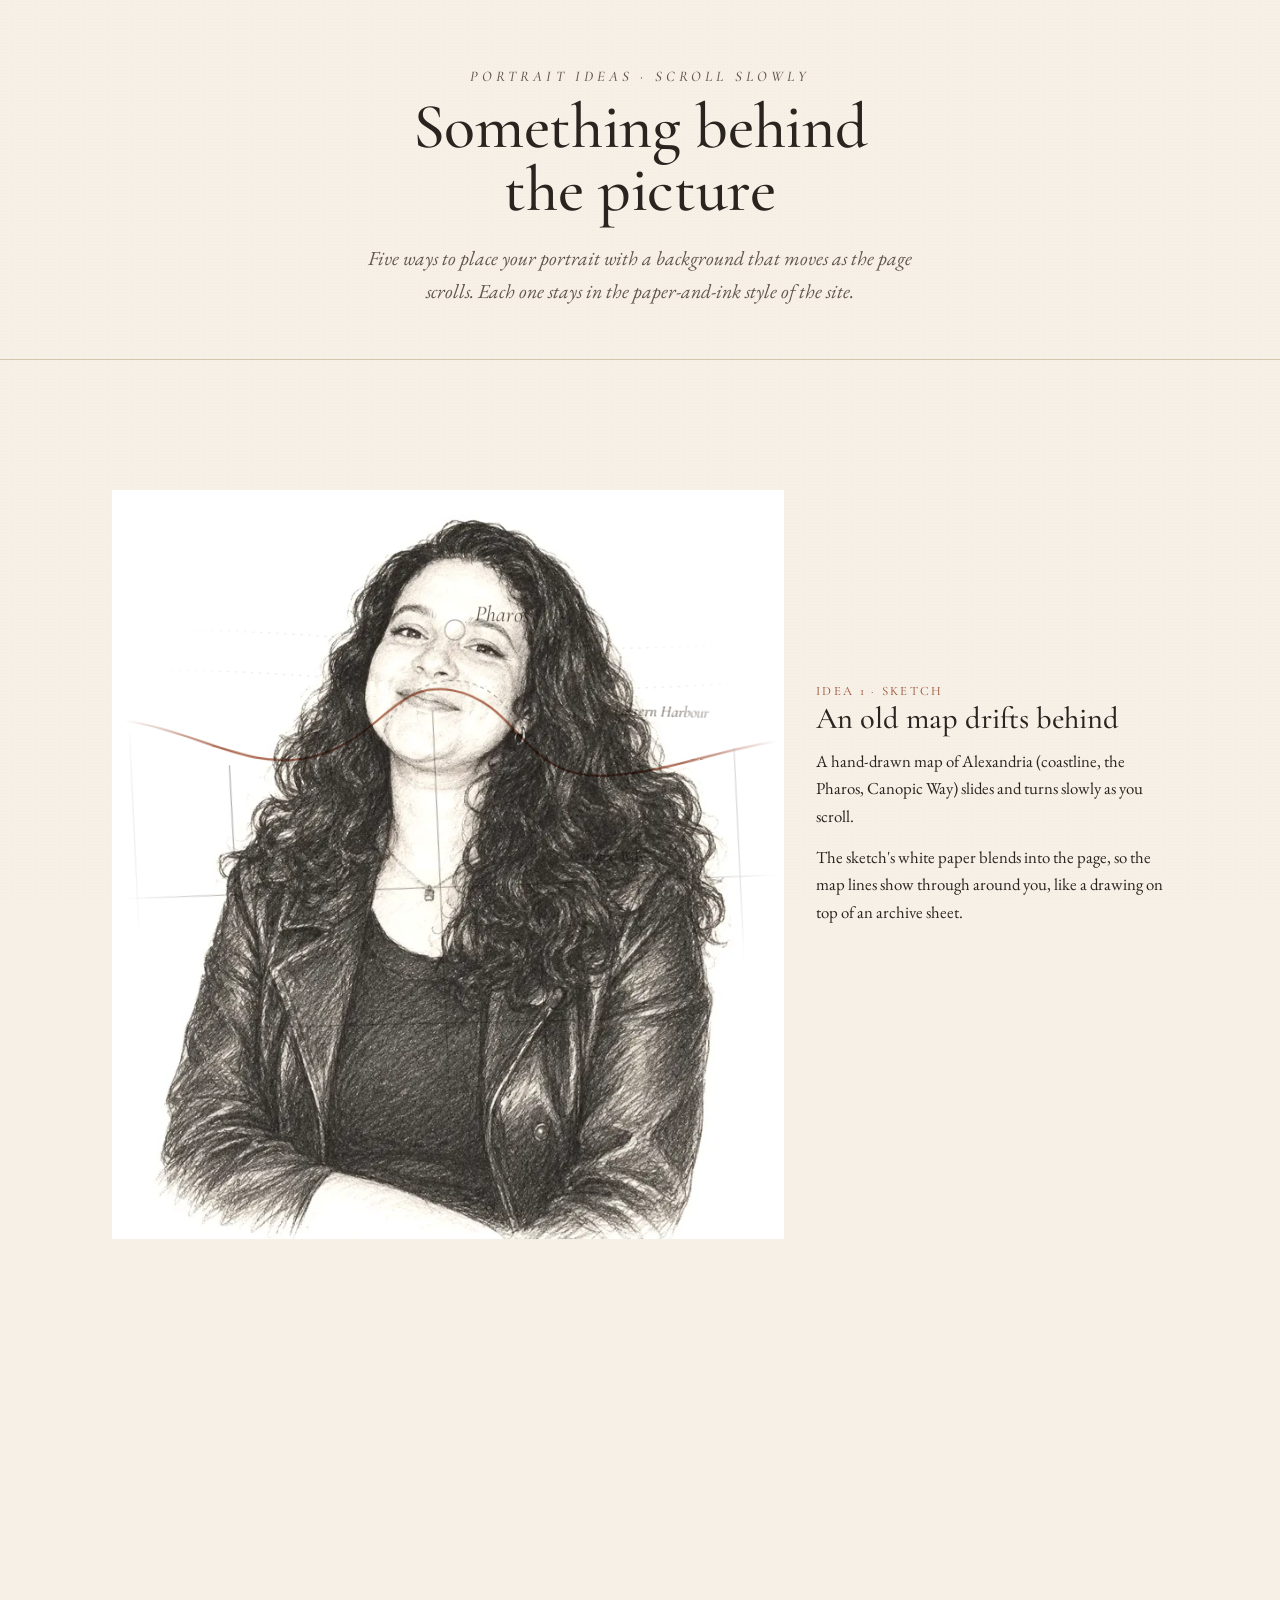
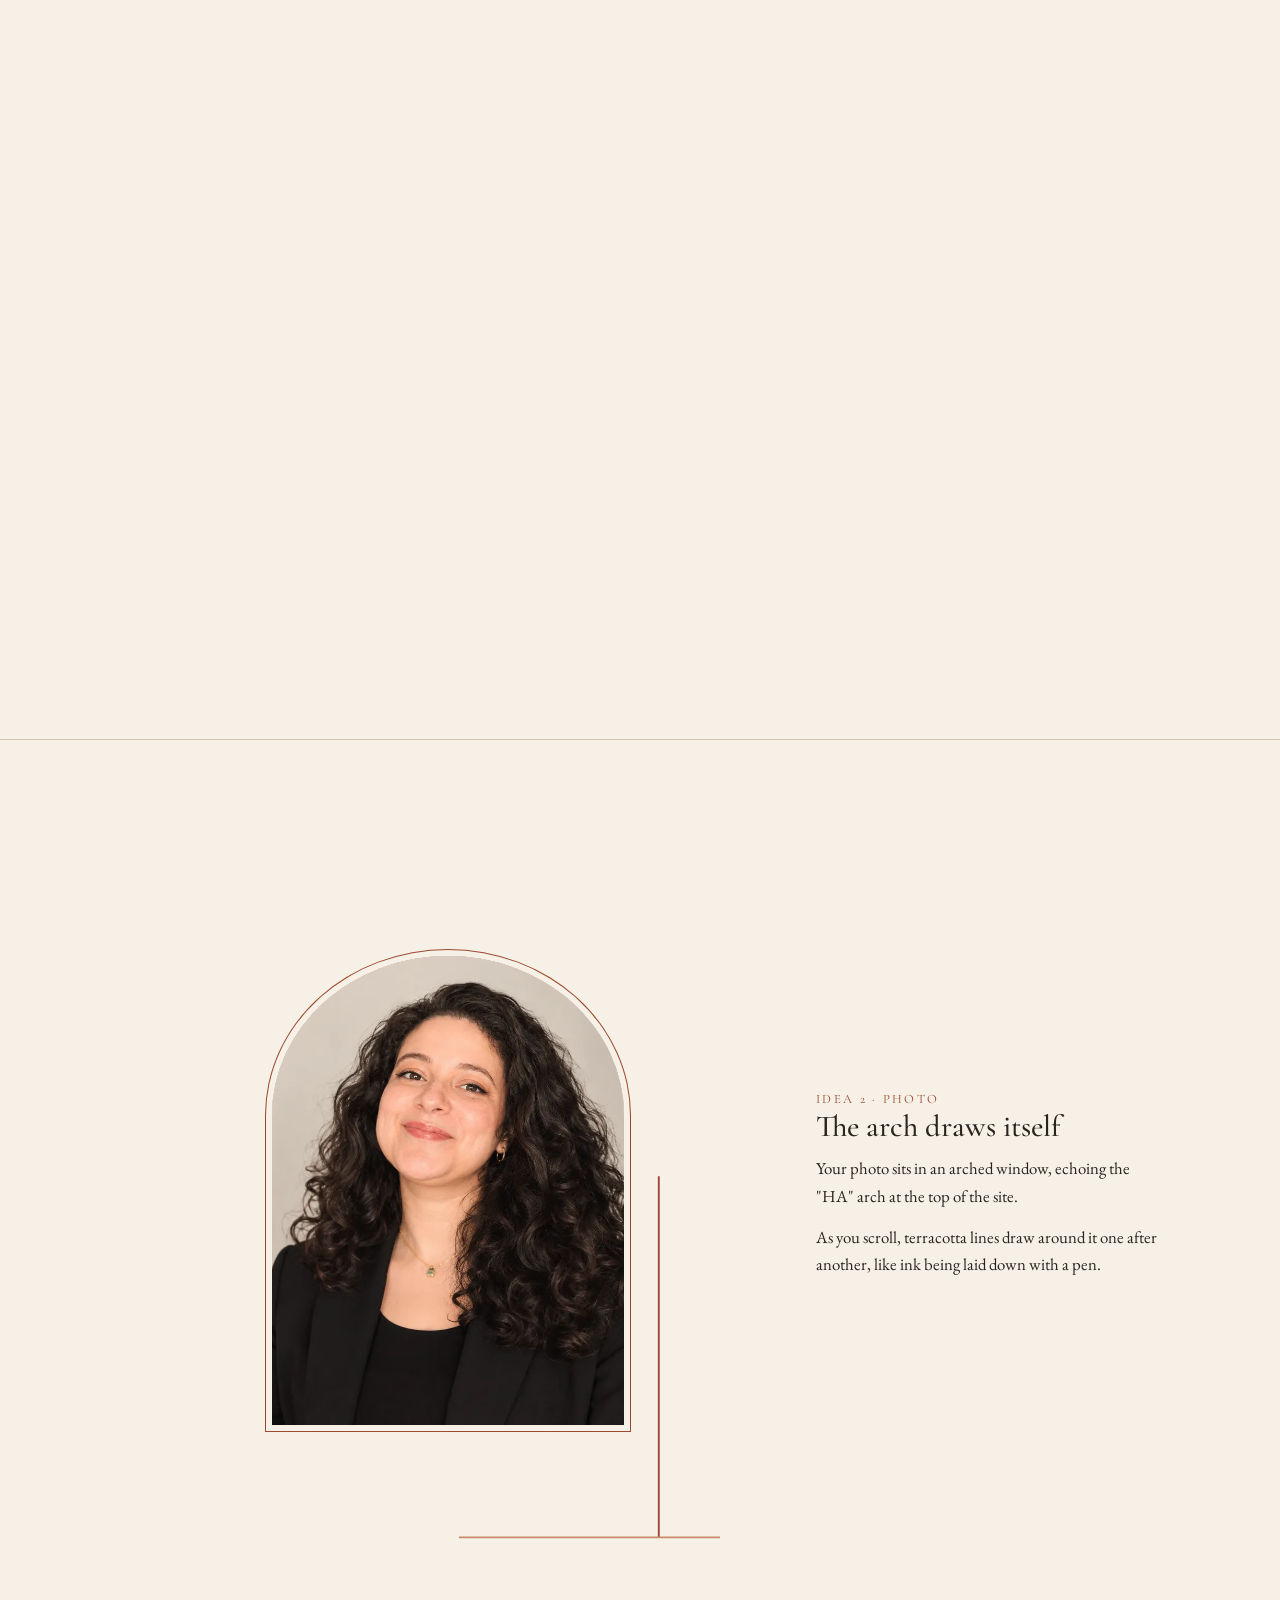
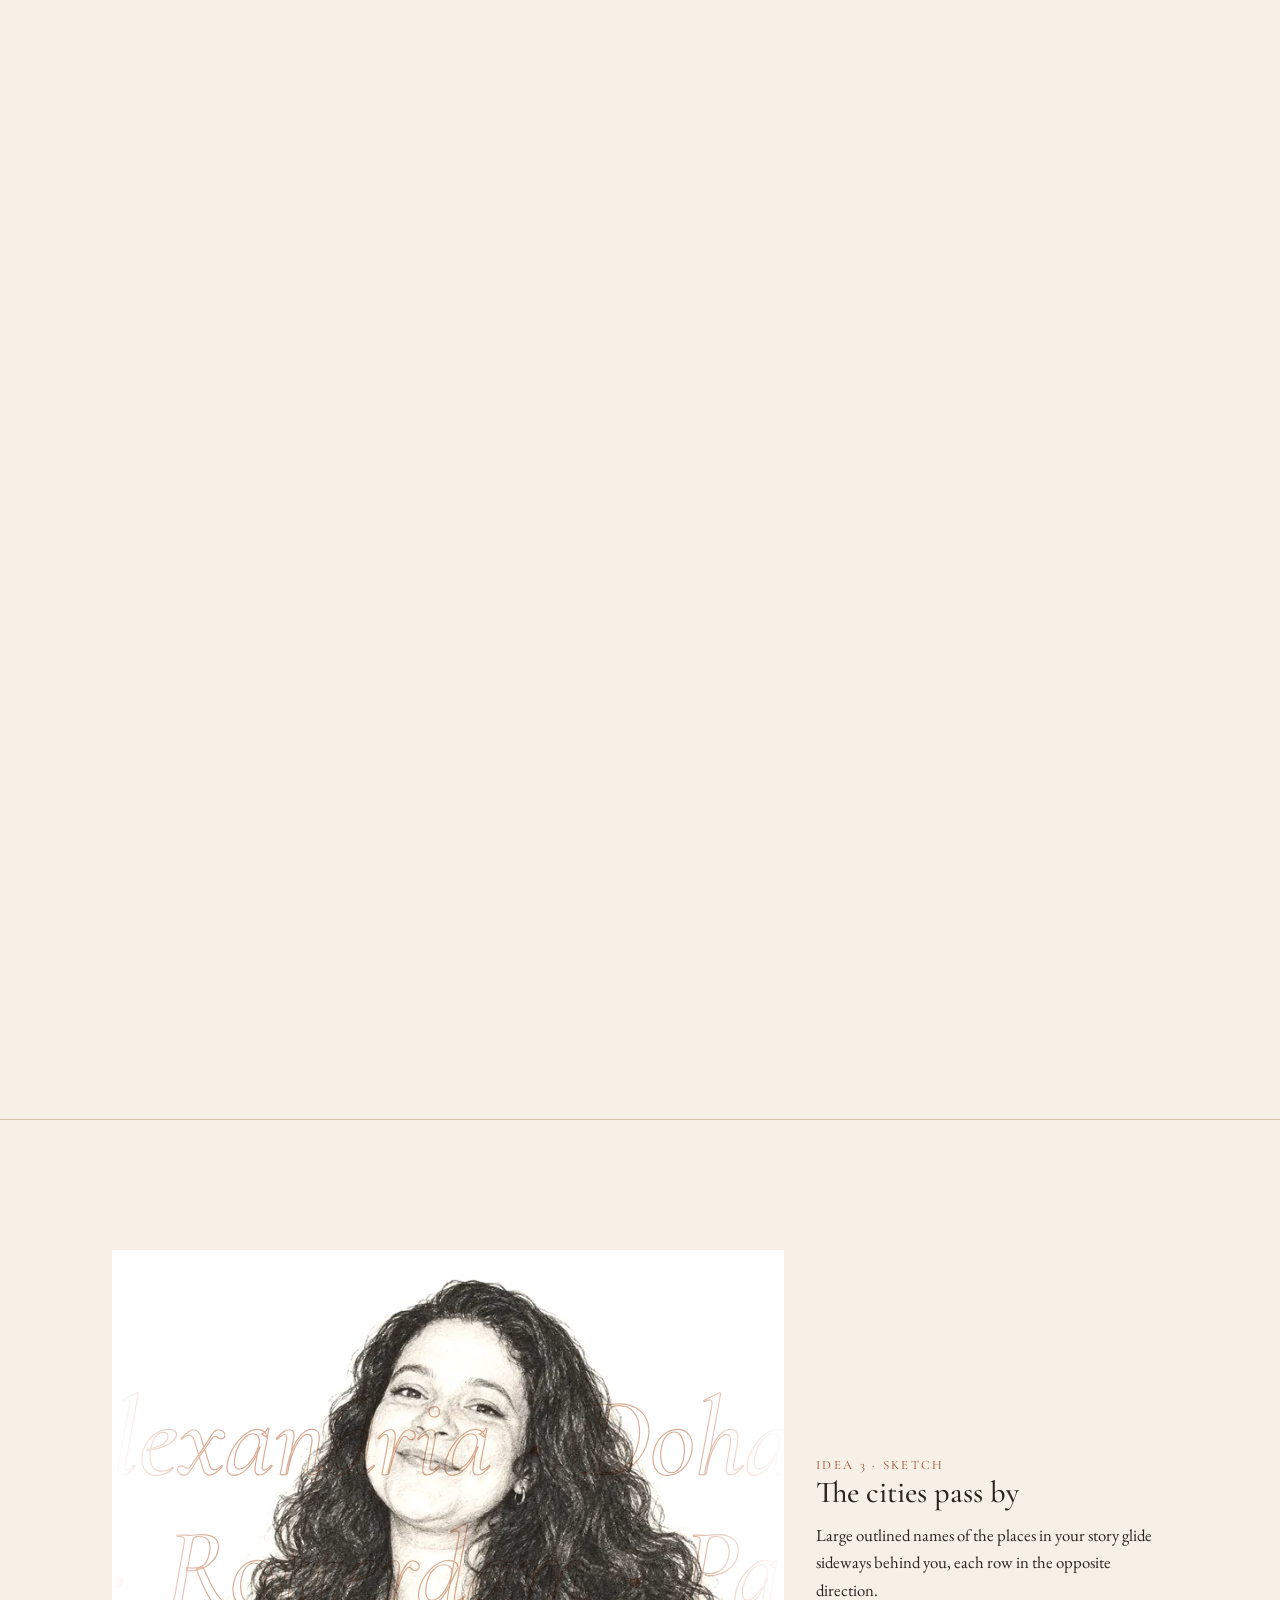
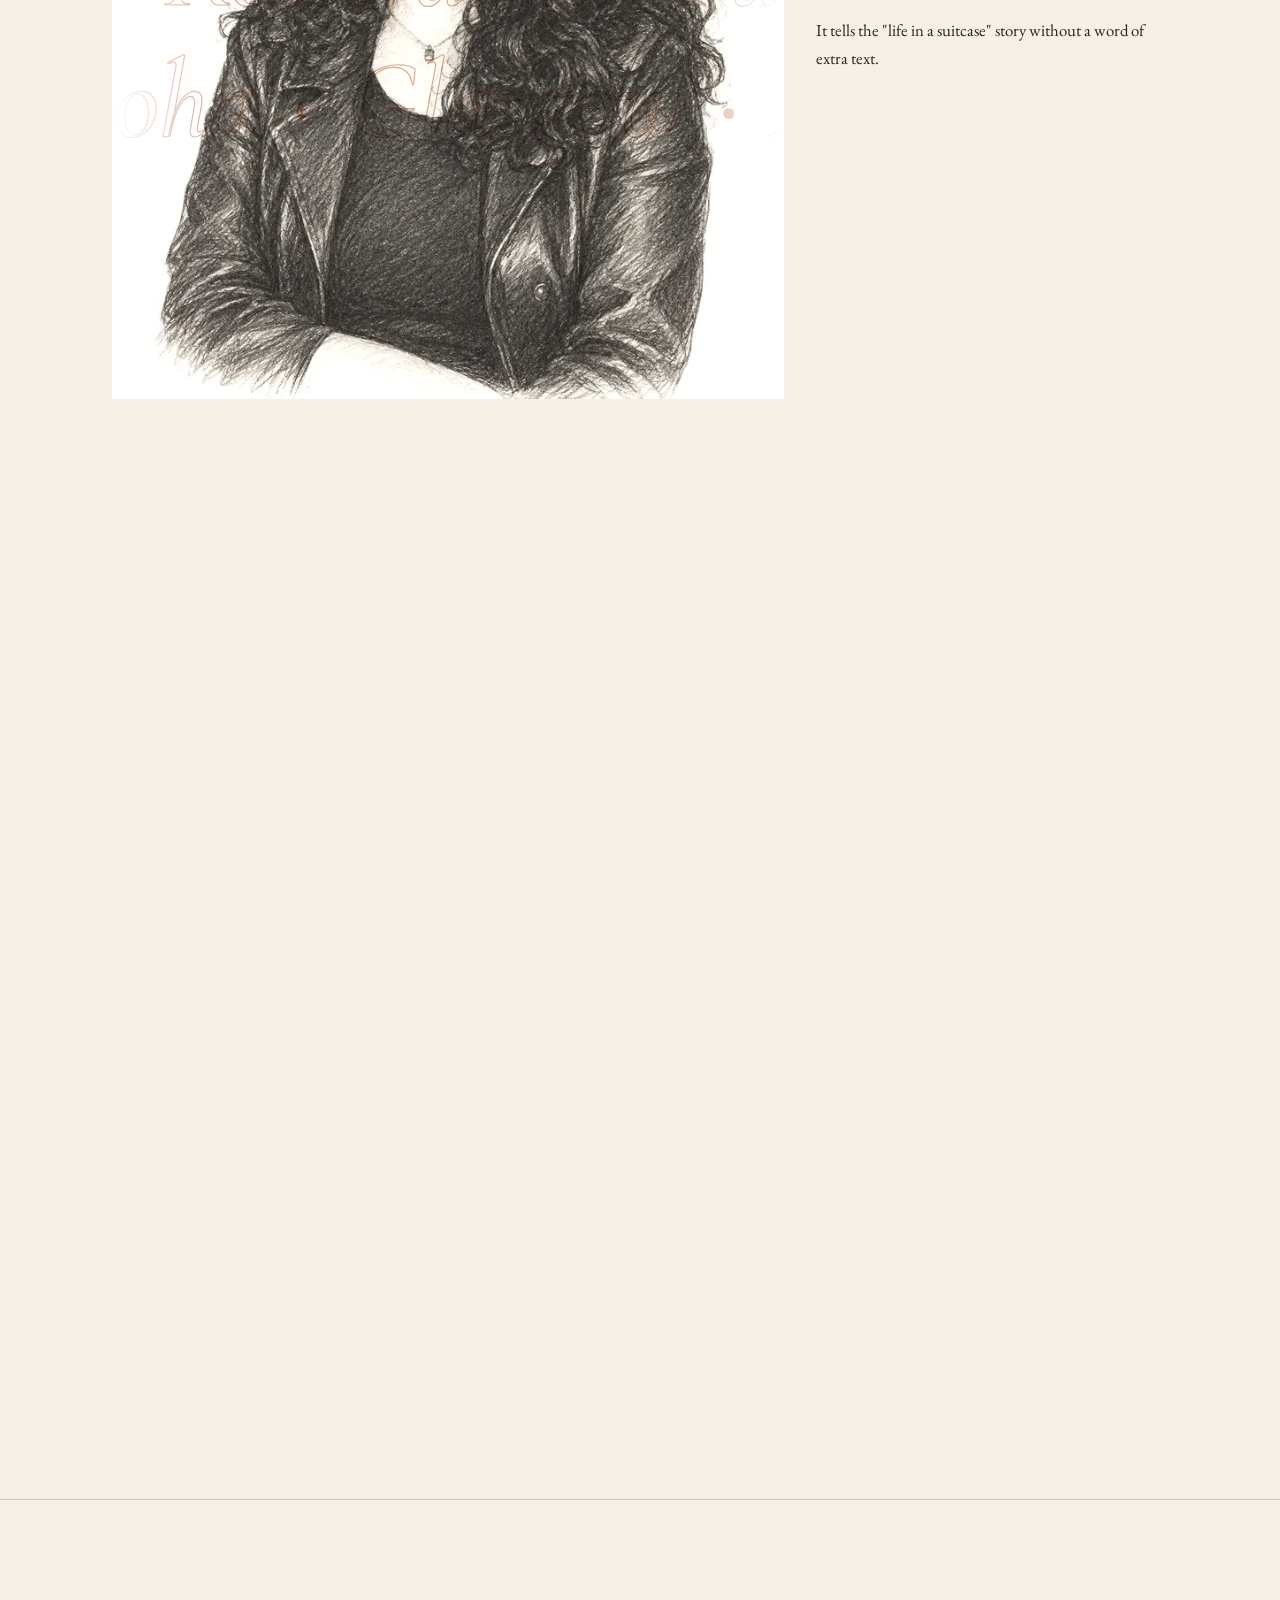
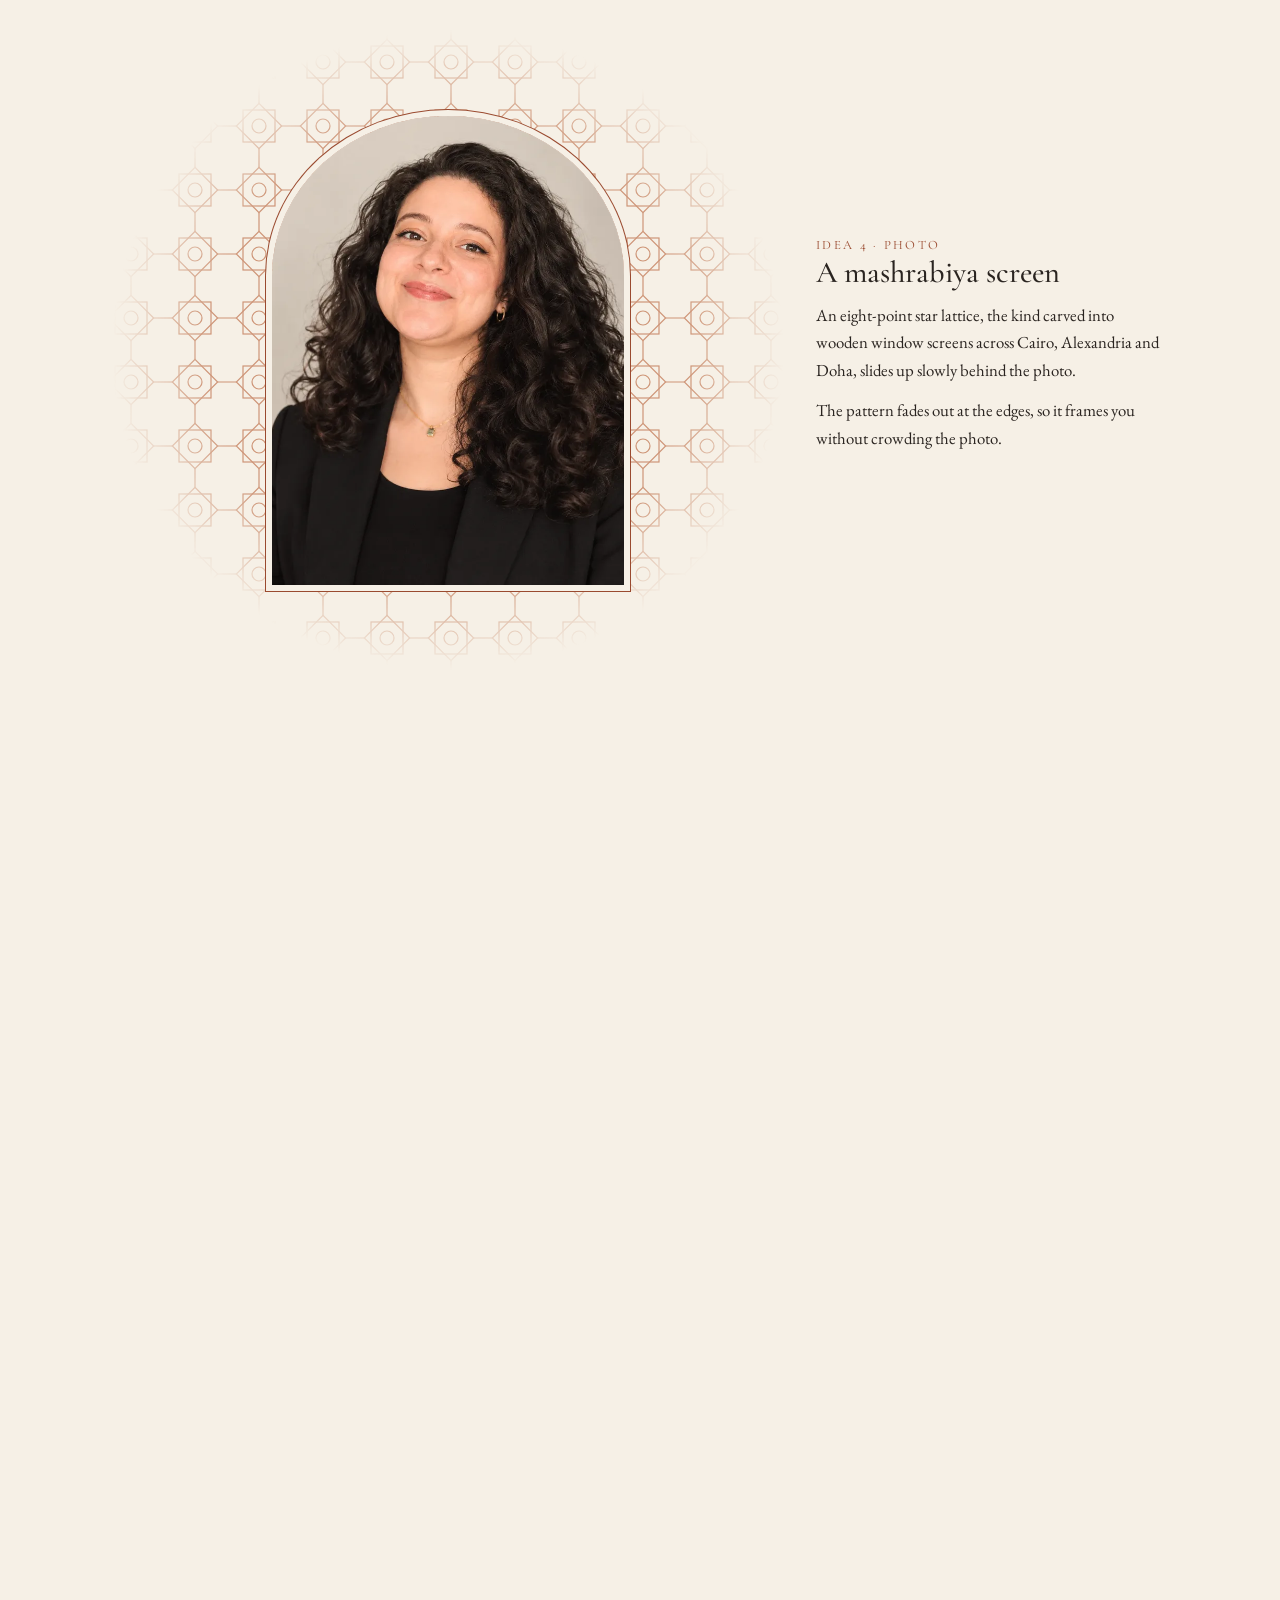
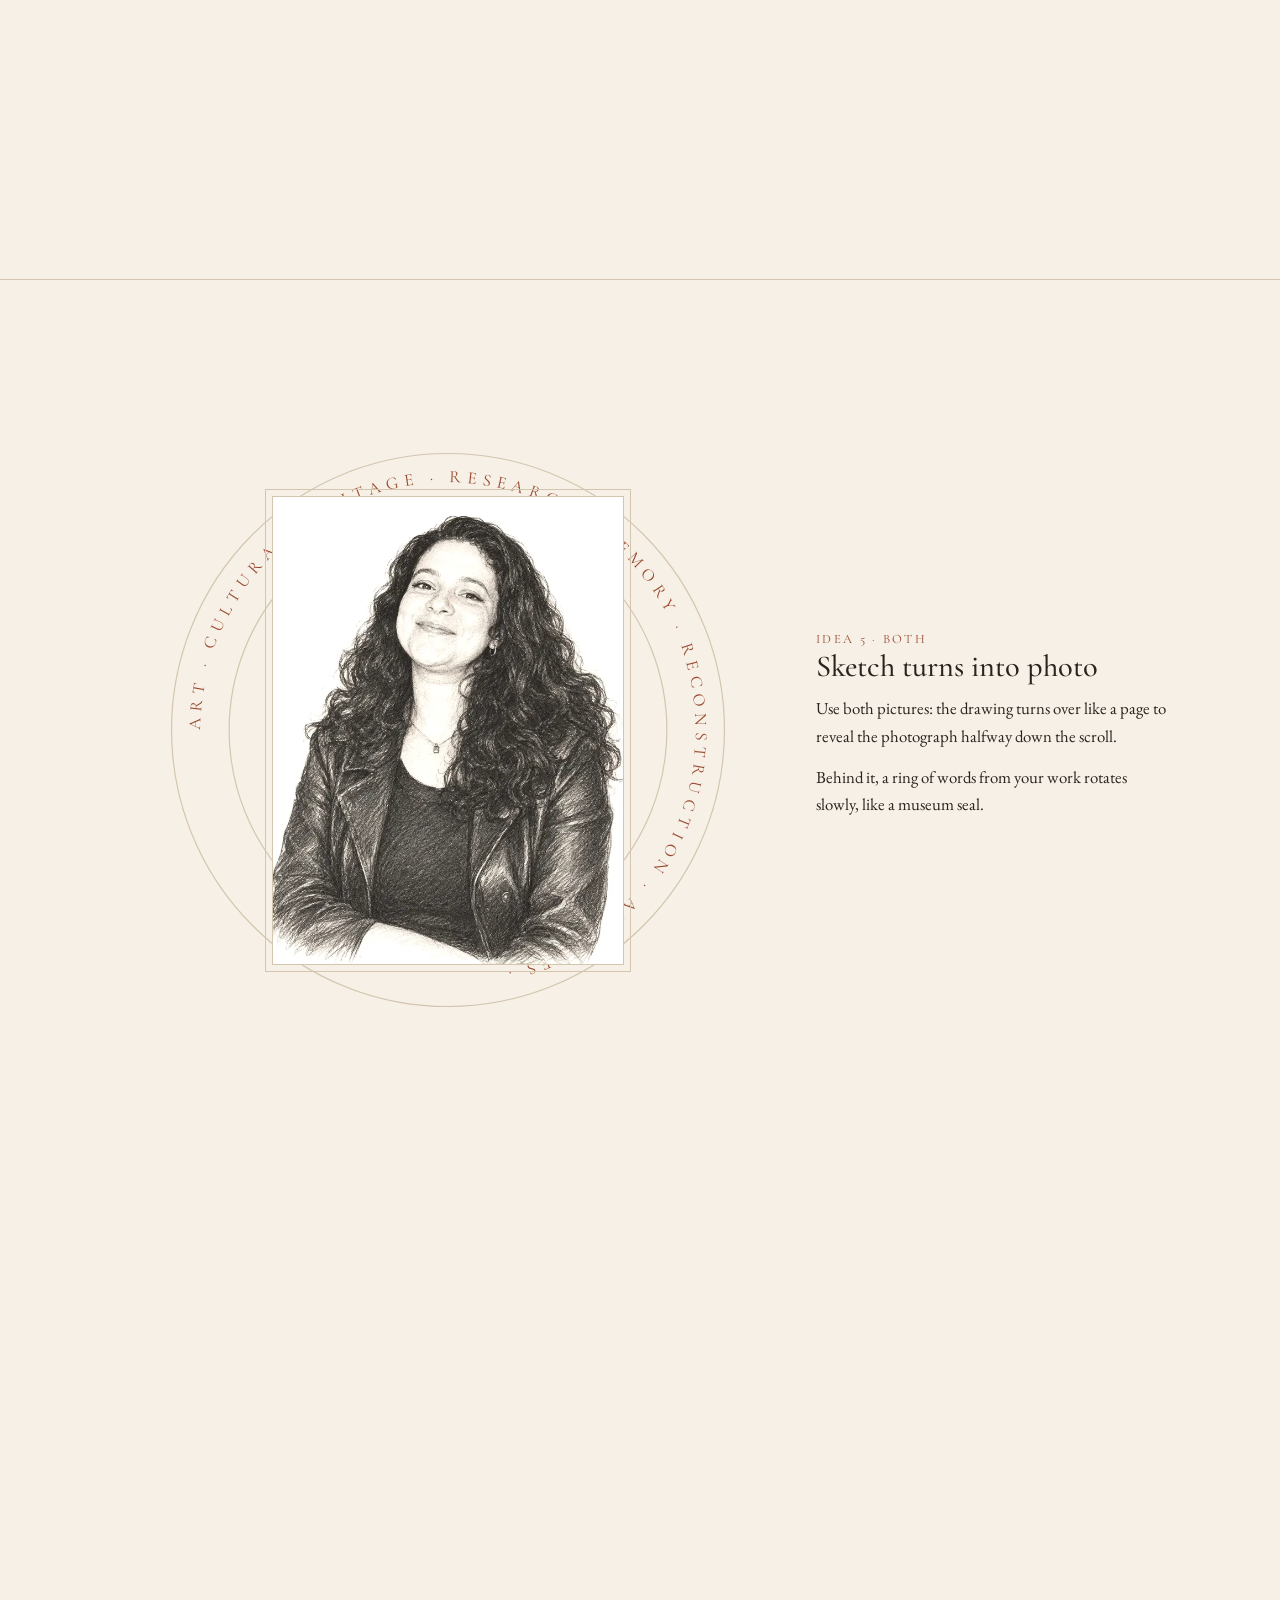
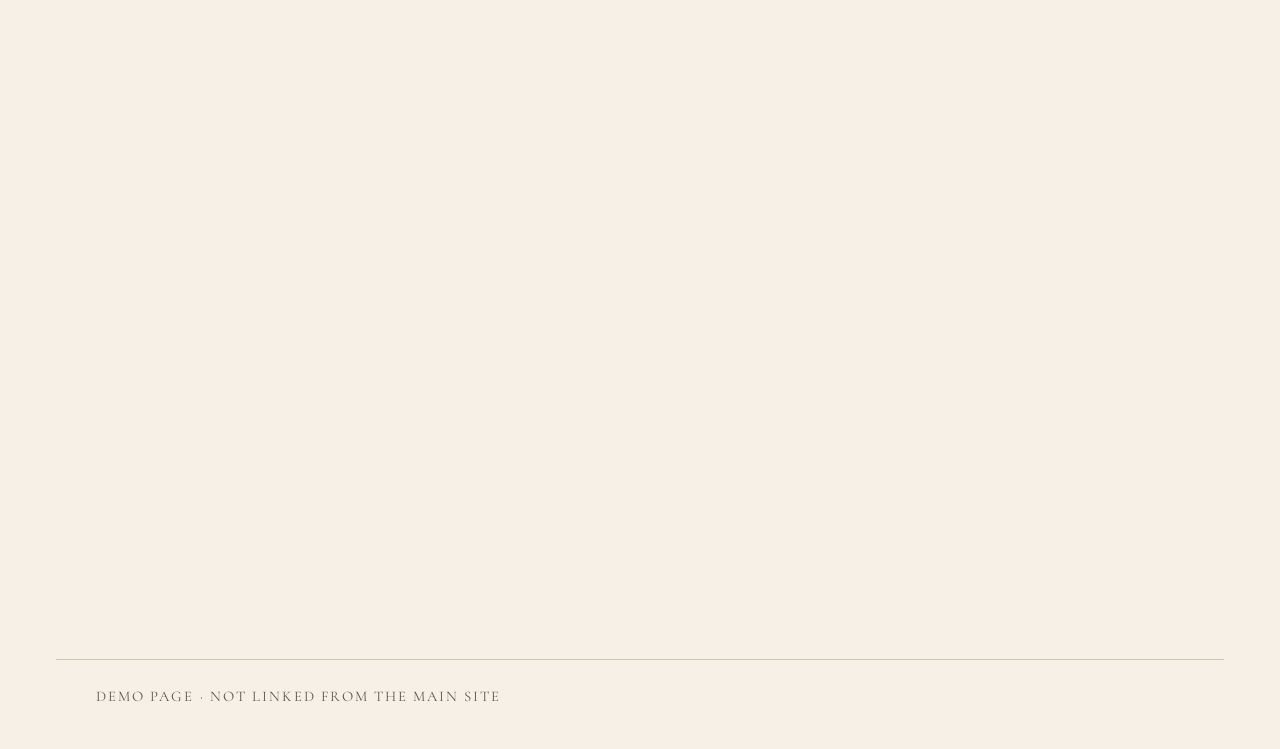
<file: ideas/portrait.html>
<!doctype html>
<html lang="en-GB">
<head>
  <meta charset="utf-8">
  <meta name="viewport" content="width=device-width, initial-scale=1">
  <title>Portrait Ideas</title>
  <meta name="robots" content="noindex">
  <link rel="icon" href="../assets/img/favicon.svg" type="image/svg+xml">
  <link rel="preconnect" href="https://fonts.googleapis.com">
  <link rel="preconnect" href="https://fonts.gstatic.com" crossorigin>
  <link href="https://fonts.googleapis.com/css2?family=Cormorant+Garamond:ital,wght@0,400;0,500;0,600;1,400;1,500&family=EB+Garamond:ital,wght@0,400;0,500;1,400&display=swap" rel="stylesheet">
  <link rel="stylesheet" href="../assets/css/style.css?v=2026-11-10d">
  <style>
    /* ---------- Demo scaffolding ---------- */
    .intro { max-width: var(--measure); margin: 0 auto; padding: 4rem 1rem 2rem; text-align: center; }
    .intro p { color: var(--ink-soft); font-style: italic; }

    .demo { --p: 0; position: relative; height: 220vh; border-top: 1px solid var(--rule); }
    .stage {
      position: sticky; top: 0; height: 100vh; overflow: hidden;
      display: grid; grid-template-columns: 1fr minmax(16rem, 22rem);
      align-items: center; gap: 2rem;
      max-width: var(--wide); margin: 0 auto; padding: 0 1rem;
    }
    .art { position: relative; height: min(78vh, 40rem); display: grid; place-items: center; }
    .note h2 { font-size: 1.9rem; margin-bottom: .75rem; }
    .note h2::after { display: none; }
    .note p { margin: 0 0 .8rem; font-size: 1.05rem; }
    .note .tag { font-family: var(--display); letter-spacing: .18em; text-transform: uppercase; font-size: .8rem; color: var(--accent); margin: 0; }
    .layer { position: absolute; inset: -10%; pointer-events: none; will-change: transform; }
    .fade { position: absolute; inset: 0; overflow: hidden; pointer-events: none;
      -webkit-mask-image: radial-gradient(closest-side, #000 72%, transparent);
              mask-image: radial-gradient(closest-side, #000 72%, transparent); }

    /* Portrait treatments */
    .sketch { mix-blend-mode: multiply; position: relative; height: 100%; width: auto; max-width: 100%; object-fit: contain; z-index: 1; }
    .arch-photo {
      position: relative; z-index: 1;
      width: min(22rem, 70vw); aspect-ratio: 3 / 4;
      object-fit: cover; object-position: 50% 20%;
      border-radius: 50% 50% 0 0 / 34% 34% 0 0;
      box-shadow: 0 0 0 6px var(--paper), 0 0 0 7px var(--accent);
    }

    /* 1 — Map drift */
    .map path, .map circle, .map line { fill: none; stroke: var(--ink-soft); stroke-opacity: .45; stroke-width: 1.2; }
    .map .coast { stroke: var(--accent); stroke-opacity: .8; stroke-width: 2.2; }
    .map .sea { stroke: var(--rule); stroke-dasharray: 2 6; }
    .map text { font-family: var(--display); font-style: italic; fill: var(--ink-soft); font-size: 22px; }
    .demo--map .layer { transform: translateY(calc((var(--p) - .5) * -30%)) rotate(calc(var(--p) * 8deg)); }

    /* 2 — Arch draws itself */
    .big-arch { position: absolute; width: min(34rem, 92%); height: auto; z-index: 0; }
    .big-arch path { fill: none; stroke: var(--accent); stroke-width: 1.4; stroke-dasharray: 1; stroke-dashoffset: calc(1 - var(--p) * 1.6); }
    .big-arch path:nth-child(2) { stroke-dashoffset: calc(1 - (var(--p) - .15) * 1.6); }
    .big-arch path:nth-child(3) { stroke: var(--accent-soft); stroke-dashoffset: calc(1 - (var(--p) - .3) * 1.6); }

    /* 3 — City ribbon */
    .ribbon { position: absolute; left: 0; right: 0; display: flex; flex-direction: column; justify-content: center; gap: 1.2rem; inset: 0; }
    .ribbon div {
      white-space: nowrap; font-family: var(--display); font-style: italic; font-weight: 500;
      font-size: clamp(3rem, 9vw, 7rem); line-height: 1; color: transparent; opacity: .7;
      -webkit-text-stroke: 1.2px var(--accent-soft);
    }
    .ribbon div:nth-child(odd)  { transform: translateX(calc(-10% - var(--p) * 35%)); }
    .ribbon div:nth-child(even) { transform: translateX(calc(-45% + var(--p) * 35%)); }
    .ribbon span { color: var(--accent-soft); -webkit-text-stroke: 0; font-style: normal; margin: 0 .3em; }

    /* 4 — Mashrabiya lattice */
    .lattice { inset: -40%; transform: translateY(calc(var(--p) * -25%)); }
    .lattice svg { width: 100%; height: 100%; }
    .lattice .tile { fill: none; stroke: var(--accent-soft); stroke-width: 1.2; opacity: .9; }
    .glow { position: absolute; width: 26rem; aspect-ratio: 1; border-radius: 50%;
      background: radial-gradient(var(--paper) 45%, transparent 70%); z-index: 0; }

    /* 5 — Sketch turns into photo */
    .flip { perspective: 1600px; width: min(22rem, 70vw); aspect-ratio: 3 / 4; position: relative; z-index: 1; }
    .card { position: absolute; inset: 0; transform-style: preserve-3d;
      transform: rotateY(calc(clamp(0, (var(--p) - .3) * 2.5, 1) * 180deg)); }
    .card img { position: absolute; inset: 0; width: 100%; height: 100%; object-fit: cover; object-position: 50% 15%;
      backface-visibility: hidden; border: 1px solid var(--rule); outline: 1px solid var(--rule); outline-offset: 6px; background: #faf6f0; }
    .card .back { transform: rotateY(180deg); }
    .rings { position: absolute; width: min(36rem, 95%); aspect-ratio: 1; z-index: 0; transform: rotate(calc(var(--p) * 120deg)); }
    .rings circle { fill: none; stroke: var(--rule); }
    .rings text { font-family: var(--display); font-size: 15px; letter-spacing: .35em; fill: var(--accent); text-transform: uppercase; }

    @media (max-width: 760px) {
      .stage { grid-template-columns: 1fr; grid-template-rows: 1fr auto; align-content: center; padding-bottom: 1.5rem; }
      .art { height: 58vh; }
      .note { text-align: center; }
      .note h2 { justify-content: center; }
      .note p:not(.tag) { font-size: .98rem; }
    }
    @media (prefers-color-scheme: dark) {
    }
    @media (prefers-reduced-motion: reduce) {
      .demo { --p: .5 !important; }
    }
  </style>
</head>
<body>

  <header class="intro">
    <p class="kicker">Portrait ideas · scroll slowly</p>
    <h1 style="font-size:clamp(2.4rem,7vw,4rem)">Something behind the picture</h1>
    <p>Five ways to place your portrait with a background that moves as the page scrolls. Each one stays in the paper-and-ink style of the site.</p>
  </header>

  <!-- 1 -->
  <section class="demo demo--map">
    <div class="stage">
      <div class="art">
        <div class="fade"><div class="layer">
          <svg class="map" viewBox="0 0 800 800" preserveAspectRatio="xMidYMid slice" width="100%" height="100%" aria-hidden="true">
            <path class="sea" d="M0 210 C200 170 420 240 800 180" />
            <path class="sea" d="M0 170 C220 130 430 200 800 140" />
            <path class="coast" d="M0 250 C120 230 180 300 260 280 C330 262 340 200 400 210 C470 222 470 300 560 290 C650 280 700 240 800 250" />
            <circle cx="400" cy="150" r="10" /><text x="420" y="140">Pharos</text>
            <path d="M330 262 C350 180 450 180 470 260" stroke-dasharray="4 4" /><text x="560" y="230" style="font-size:16px">Eastern Harbour</text>
            <line x1="0" y1="430" x2="800" y2="380" /><text x="520" y="375" style="font-size:16px">Canopic Way</text>
            <line x1="0" y1="560" x2="800" y2="520" />
            <g>
              <line x1="80" y1="260" x2="120" y2="800" /><line x1="180" y1="290" x2="220" y2="800" />
              <line x1="280" y1="280" x2="320" y2="800" /><line x1="380" y1="230" x2="420" y2="800" />
              <line x1="480" y1="290" x2="520" y2="800" /><line x1="580" y1="290" x2="620" y2="800" />
              <line x1="680" y1="260" x2="720" y2="800" />
              <line x1="0" y1="660" x2="800" y2="620" /><line x1="0" y1="740" x2="800" y2="700" />
            </g>
            <g transform="translate(680 650)">
              <circle r="46" /><circle r="38" />
              <path d="M0 -60 L8 0 L0 60 L-8 0 Z M-60 0 L0 -8 L60 0 L0 8 Z" />
              <text y="-68" text-anchor="middle" style="font-size:16px;font-style:normal">N</text>
            </g>
          </svg>
        </div></div>
        <img class="sketch sketch--ink" src="../assets/img/portrait-sketch.webp" alt="Pencil portrait of Hasnaa Abdalla">
      </div>
      <div class="note">
        <p class="tag">Idea 1 · Sketch</p>
        <h2>An old map drifts behind</h2>
        <p>A hand-drawn map of Alexandria (coastline, the Pharos, Canopic Way) slides and turns slowly as you scroll.</p>
        <p>The sketch's white paper blends into the page, so the map lines show through around you, like a drawing on top of an archive sheet.</p>
      </div>
    </div>
  </section>

  <!-- 2 -->
  <section class="demo demo--arch">
    <div class="stage">
      <div class="art">
        <svg class="big-arch" viewBox="0 0 400 520" aria-hidden="true">
          <path pathLength="1" d="M20 515 V200 A180 180 0 0 1 380 200 V515" />
          <path pathLength="1" d="M45 515 V205 A155 155 0 0 1 355 205 V515" />
          <path pathLength="1" d="M0 515 H400" />
        </svg>
        <img class="arch-photo" src="../assets/img/portrait-photo.webp" alt="Photograph of Hasnaa Abdalla">
      </div>
      <div class="note">
        <p class="tag">Idea 2 · Photo</p>
        <h2>The arch draws itself</h2>
        <p>Your photo sits in an arched window, echoing the "HA" arch at the top of the site.</p>
        <p>As you scroll, terracotta lines draw around it one after another, like ink being laid down with a pen.</p>
      </div>
    </div>
  </section>

  <!-- 3 -->
  <section class="demo demo--ribbon">
    <div class="stage">
      <div class="art">
        <div class="fade" style="-webkit-mask-image:linear-gradient(90deg,transparent,#000 15%,#000 85%,transparent);mask-image:linear-gradient(90deg,transparent,#000 15%,#000 85%,transparent)"><div class="ribbon" aria-hidden="true">
          <div>Alexandria<span>·</span>Doha<span>·</span>Glasgow<span>·</span>Paris<span>·</span>Rotterdam<span>·</span>Lisbon<span>·</span>Alexandria<span>·</span>Doha</div>
          <div>Lisbon<span>·</span>Rotterdam<span>·</span>Paris<span>·</span>Glasgow<span>·</span>Doha<span>·</span>Alexandria<span>·</span>Lisbon<span>·</span>Rotterdam</div>
          <div>Doha<span>·</span>Glasgow<span>·</span>Alexandria<span>·</span>Lisbon<span>·</span>Paris<span>·</span>Rotterdam<span>·</span>Doha<span>·</span>Glasgow</div>
        </div></div>
        <img class="sketch sketch--ink" src="../assets/img/portrait-sketch.webp" alt="Pencil portrait of Hasnaa Abdalla">
      </div>
      <div class="note">
        <p class="tag">Idea 3 · Sketch</p>
        <h2>The cities pass by</h2>
        <p>Large outlined names of the places in your story glide sideways behind you, each row in the opposite direction.</p>
        <p>It tells the "life in a suitcase" story without a word of extra text.</p>
      </div>
    </div>
  </section>

  <!-- 4 -->
  <section class="demo demo--lattice">
    <div class="stage">
      <div class="art">
        <div class="fade"><div class="layer lattice" aria-hidden="true">
          <svg>
            <defs>
              <pattern id="star" width="64" height="64" patternUnits="userSpaceOnUse">
                <g class="tile" transform="translate(32 32)">
                  <rect x="-16" y="-16" width="32" height="32" />
                  <rect x="-16" y="-16" width="32" height="32" transform="rotate(45)" />
                  <circle r="7" />
                  <path d="M-32 0 H-22.6 M22.6 0 H32 M0 -32 V-22.6 M0 22.6 V32" />
                </g>
              </pattern>
            </defs>
            <rect width="100%" height="100%" fill="url(#star)" />
          </svg>
        </div></div>
        <img class="arch-photo" src="../assets/img/portrait-photo.webp" alt="Photograph of Hasnaa Abdalla">
      </div>
      <div class="note">
        <p class="tag">Idea 4 · Photo</p>
        <h2>A mashrabiya screen</h2>
        <p>An eight-point star lattice, the kind carved into wooden window screens across Cairo, Alexandria and Doha, slides up slowly behind the photo.</p>
        <p>The pattern fades out at the edges, so it frames you without crowding the photo.</p>
      </div>
    </div>
  </section>

  <!-- 5 -->
  <section class="demo demo--flip">
    <div class="stage">
      <div class="art">
        <svg class="rings" viewBox="0 0 500 500" aria-hidden="true">
          <defs><path id="ring" d="M250 250 m-215 0 a215 215 0 1 1 430 0 a215 215 0 1 1 -430 0" /></defs>
          <circle cx="250" cy="250" r="240" /><circle cx="250" cy="250" r="190" />
          <text><textPath href="#ring">Art · Cultural Heritage · Research · Memory · Reconstruction · Archives ·</textPath></text>
        </svg>
        <div class="flip">
          <div class="card">
            <img class="front" src="../assets/img/portrait-sketch.webp" alt="Pencil portrait of Hasnaa Abdalla">
            <img class="back" src="../assets/img/portrait-photo.webp" alt="" aria-hidden="true">
          </div>
        </div>
      </div>
      <div class="note">
        <p class="tag">Idea 5 · Both</p>
        <h2>Sketch turns into photo</h2>
        <p>Use both pictures: the drawing turns over like a page to reveal the photograph halfway down the scroll.</p>
        <p>Behind it, a ring of words from your work rotates slowly, like a museum seal.</p>
      </div>
    </div>
  </section>

  <footer class="footer"><p>Demo page · not linked from the main site</p></footer>

  <script>
    (function () {
      var demos = document.querySelectorAll('.demo');
      if (matchMedia('(prefers-reduced-motion: reduce)').matches) return;
      function update() {
        var vh = innerHeight;
        demos.forEach(function (d) {
          var r = d.getBoundingClientRect();
          var p = (vh - r.top) / (r.height + vh);          // 0 when it enters, 1 when it leaves
          d.style.setProperty('--p', Math.max(0, Math.min(1, p)).toFixed(4));
        });
      }
      var ticking = false;
      addEventListener('scroll', function () {
        if (!ticking) { ticking = true; requestAnimationFrame(function () { update(); ticking = false; }); }
      }, { passive: true });
      addEventListener('resize', update);
      update();
    })();
  </script>
</body>
</html>
</file>
<file: assets/css/style.css>
/* ------------------------------------------------------------------
   Hasnaa Abdalla — classic, paper-and-ink style
   Palette: warm paper, iron-gall ink, Alexandrian terracotta,
   and a muted lapis for links.
------------------------------------------------------------------- */

:root {
  --paper: #f6f0e6;
  --paper-deep: #ece3d3;
  --paper-glass: rgba(246, 240, 230, .82);
  --ink: #2a2420;
  --ink-soft: #62574e;
  --rule: #d3c5ae;
  --accent: #9a4a2f;      /* terracotta */
  --accent-soft: #c98a6a;
  --link: #2f4a6b;        /* lapis */
  --plate-a: #d9c7a8;
  --plate-b: #b89a78;
  --shadow: 0 18px 40px -24px rgba(60, 40, 20, .35);

  --display: "Cormorant Garamond", "Garamond", "Times New Roman", serif;
  --body: "EB Garamond", "Garamond", Georgia, serif;

  /* Fluid type scale: phone (~360px) → desktop (~1280px) */
  --step--1: clamp(.82rem, .78rem + .18vw, .92rem);   /* small caps labels */
  --step-0:  clamp(1.075rem, 1.02rem + .28vw, 1.25rem); /* body */
  --step-1:  clamp(1.2rem, 1.12rem + .4vw, 1.45rem);   /* lede, h3 */
  --step-2:  clamp(1.5rem, 1.3rem + .9vw, 2rem);       /* contact */
  --step-3:  clamp(2rem, 1.6rem + 1.8vw, 3rem);        /* h2 */
  --step-4:  clamp(2.9rem, 1.9rem + 5vw, 6rem);        /* h1 */

  --measure: 38rem;
  --wide: 68rem;
  --gutter: clamp(1rem, .5rem + 2.5vw, 2.5rem);
  --ease: cubic-bezier(.22, .61, .36, 1);
  --bar-h: 3.75rem;
}

@media (prefers-color-scheme: dark) {
  :root:not([data-theme="light"]) {
    --paper: #1b1714;
    --paper-deep: #25201b;
    --paper-glass: rgba(27, 23, 20, .82);
    --ink: #ede4d4;
    --ink-soft: #b6a998;
    --rule: #4a4038;
    --accent: #dc9370;
    --accent-soft: #a8664a;
    --link: #a6bedb;
    --plate-a: #3a322b;
    --plate-b: #54473b;
    --shadow: 0 18px 40px -24px rgba(0, 0, 0, .7);
  }
}
:root[data-theme="dark"] {
  --paper: #1b1714;
  --paper-deep: #25201b;
  --paper-glass: rgba(27, 23, 20, .82);
  --ink: #ede4d4;
  --ink-soft: #b6a998;
  --rule: #4a4038;
  --accent: #dc9370;
  --accent-soft: #a8664a;
  --link: #a6bedb;
  --plate-a: #3a322b;
  --plate-b: #54473b;
  --shadow: 0 18px 40px -24px rgba(0, 0, 0, .7);
}

*,
*::before,
*::after { box-sizing: border-box; }

html {
  scroll-behavior: smooth;
  scroll-padding-top: calc(var(--bar-h) + 1rem);
  -webkit-text-size-adjust: 100%;
}

body {
  margin: 0;
  background: var(--paper);
  color: var(--ink);
  font-family: var(--body);
  font-size: var(--step-0);
  line-height: 1.65;
  -webkit-font-smoothing: antialiased;
  text-rendering: optimizeLegibility;
  font-variant-numeric: oldstyle-nums;
  font-kerning: normal;
  transition: background-color .5s var(--ease), color .5s var(--ease);
  overflow-x: hidden;
}

/* faint paper grain */
body::before {
  content: "";
  position: fixed;
  inset: 0;
  pointer-events: none;
  opacity: .35;
  background-image: radial-gradient(rgba(120, 95, 60, .08) 1px, transparent 1px);
  background-size: 3px 3px;
  z-index: -1;
}

::selection { background: var(--accent); color: var(--paper); }

a {
  color: var(--link);
  text-decoration-thickness: 1px;
  text-underline-offset: 3px;
  transition: color .25s var(--ease);
}
a:hover { color: var(--accent); }

:focus-visible {
  outline: 2px solid var(--accent);
  outline-offset: 3px;
  border-radius: 2px;
}

.skip {
  position: absolute; left: -999px; top: 0; z-index: 100;
  background: var(--ink); color: var(--paper); padding: .5rem 1rem;
}
.skip:focus { left: 1rem; top: 1rem; }

/* ---------- Top bar ---------- */

.progress {
  position: fixed;
  top: 0; left: 0; right: 0;
  height: 2px;
  background: var(--accent);
  transform-origin: 0 50%;
  transform: scaleX(var(--progress, 0));
  z-index: 60;
  pointer-events: none;
}

.topbar {
  position: sticky;
  top: 0;
  z-index: 50;
  height: var(--bar-h);
  display: flex;
  align-items: center;
  justify-content: space-between;
  gap: 1rem;
  padding: 0 var(--gutter);
  border-bottom: 1px solid transparent;
  transition: background-color .4s var(--ease), border-color .4s var(--ease), box-shadow .4s var(--ease);
}
.topbar.is-scrolled {
  background: var(--paper-glass);
  -webkit-backdrop-filter: blur(10px) saturate(1.2);
  backdrop-filter: blur(10px) saturate(1.2);
  border-bottom-color: var(--rule);
}

.monogram {
  font-family: var(--display);
  font-style: italic;
  font-size: 1.45rem;
  line-height: 1;
  color: var(--ink);
  text-decoration: none;
  letter-spacing: .02em;
  opacity: 0;
  transform: translateY(4px);
  transition: opacity .4s var(--ease), transform .4s var(--ease), color .25s;
}
.topbar.is-scrolled .monogram,
.no-js .monogram { opacity: 1; transform: none; }

.nav {
  display: flex;
  align-items: center;
  gap: clamp(1rem, .5rem + 1.5vw, 2rem);
  font-family: var(--display);
  font-size: var(--step--1);
  font-weight: 500;
  letter-spacing: .18em;
  text-transform: uppercase;
}
.nav a {
  position: relative;
  color: var(--ink-soft);
  text-decoration: none;
  padding: .35rem 0;
}
.nav a::after {
  content: "";
  position: absolute;
  left: 0; right: .18em; bottom: 0;
  height: 1px;
  background: var(--accent);
  transform: scaleX(0);
  transform-origin: 0 50%;
  transition: transform .45s var(--ease);
}
.nav a:hover,
.nav a.is-active { color: var(--ink); }
.nav a:hover::after,
.nav a.is-active::after { transform: scaleX(1); }

.bar-actions { display: flex; align-items: center; gap: .5rem; }

.icon-btn {
  display: inline-grid;
  place-items: center;
  width: 2.5rem; height: 2.5rem;
  padding: 0;
  border: 1px solid transparent;
  border-radius: 50%;
  background: none;
  color: var(--ink-soft);
  cursor: pointer;
  transition: color .25s, border-color .25s, transform .5s var(--ease);
}
.icon-btn:hover { color: var(--accent); border-color: var(--rule); }
.icon-btn svg { width: 1.15rem; height: 1.15rem; }
.theme-toggle:active { transform: rotate(40deg); }
.theme-toggle .moon { display: none; }
:root[data-theme="dark"] .theme-toggle .sun { display: none; }
:root[data-theme="dark"] .theme-toggle .moon { display: block; }
.no-js .theme-toggle { display: none; }

.menu-toggle { display: none; }
.menu-toggle span,
.menu-toggle span::before {
  display: block;
  width: 1.2rem; height: 1px;
  background: currentColor;
  transition: transform .4s var(--ease);
}
.menu-toggle span { position: relative; transform: translateY(-3px); }
.menu-toggle span::before { content: ""; position: absolute; top: 6px; }
.menu-open .menu-toggle span { transform: translateY(3px) rotate(45deg); }
.menu-open .menu-toggle span::before { transform: translateY(-6px) rotate(-90deg); }

/* ---------- Masthead ---------- */

.masthead {
  padding: clamp(1.5rem, 1rem + 3vw, 4rem) var(--gutter) clamp(3rem, 2rem + 4vw, 5.5rem);
  margin-top: calc(var(--bar-h) * -1);
  padding-top: calc(var(--bar-h) + clamp(1.5rem, 1rem + 4vw, 5rem));
  border-bottom: 1px solid var(--rule);
  position: relative;
  overflow: clip;
}
.masthead::after {               /* double rule, like a printed title page */
  content: "";
  position: absolute; left: 0; right: 0; bottom: 4px;
  border-bottom: 1px solid var(--rule);
}
/* soft halo behind the title */
.masthead::before {
  content: "";
  position: absolute;
  left: 50%; top: 42%;
  width: min(60rem, 140vw); aspect-ratio: 1;
  transform: translate(-50%, -50%);
  background: radial-gradient(closest-side, color-mix(in srgb, var(--accent) 9%, transparent), transparent);
  pointer-events: none;
  z-index: -1;
}

.title {
  max-width: var(--measure);
  margin: 0 auto;
  text-align: center;
}

.arch {
  width: clamp(64px, 50px + 3vw, 92px);
  height: auto;
  margin-bottom: 1.25rem;
  overflow: visible;
}
.arch path {
  fill: none;
  stroke: var(--accent);
  stroke-width: 1.5;
  stroke-linecap: round;
}
.arch text {
  font-family: var(--display);
  font-style: italic;
  font-size: 34px;
  fill: var(--ink);
}

.kicker {
  margin: 0;
  font-family: var(--display);
  font-size: var(--step--1);
  font-weight: 500;
  letter-spacing: .28em;
  text-transform: uppercase;
  color: var(--accent);
}

h1 {
  margin: .5rem 0 1.25rem;
  font-family: var(--display);
  font-weight: 500;
  font-size: var(--step-4);
  line-height: .98;
  letter-spacing: -.005em;
  text-wrap: balance;
}

.lede {
  margin: 0 auto;
  max-width: 32rem;
  font-style: italic;
  font-size: var(--step-1);
  line-height: 1.5;
  color: var(--ink-soft);
  text-wrap: pretty;
}

.places {
  margin: clamp(1.75rem, 1rem + 2vw, 2.75rem) 0 0;
  font-family: var(--display);
  font-size: var(--step--1);
  letter-spacing: .16em;
  line-height: 2;
  text-transform: uppercase;
  color: var(--ink-soft);
}
.places span { color: var(--accent-soft); margin: 0 .1em; }
.places b { font-weight: 500; white-space: nowrap; }



/* ---------- Hero: photo in an arch over a self-building skyline ----------
   The stage is pinned while you scroll through .hero-track; main.js turns
   that scroll into --p (0 to 1). Without JavaScript, or with reduced motion,
   --p stays at 1: the skyline is complete and nothing is pinned. */

.hero {
  --p: 1;
  --sky-h: clamp(12rem, 40svh, 25rem);
  padding: 0 0 clamp(3rem, 2rem + 4vw, 5.5rem);
  padding-top: 0;
}
.hero-track { position: relative; }
.hero.is-scrolly .hero-track { height: calc(100svh + 110vh); }

.hero-stage {
  position: sticky;
  top: 0;
  height: 100svh;
  min-height: 34rem;
  display: flex;
  flex-direction: column;
  align-items: center;
  justify-content: flex-end;
  padding: calc(var(--bar-h) + 1rem) var(--gutter) calc(var(--sky-h) * 60 / 420);
  text-align: center;
}

.hero-sky {
  position: absolute;
  left: 0; right: 0; bottom: 0;
  height: var(--sky-h);
  z-index: 0;
  pointer-events: none;
}
.hero-sky svg { width: 100%; height: 100%; display: block; overflow: visible; }

.hero-head { position: relative; z-index: 1; margin-bottom: clamp(1rem, 3svh, 2rem); }
.hero-head h1 { font-size: clamp(2.5rem, 1.6rem + 3.6vw, 4.6rem); margin: .35rem 0 0; }

.hero-photo {
  position: relative;
  z-index: 1;
  height: min(50svh, 32rem);
  width: auto;
  aspect-ratio: 3 / 4;
  object-fit: cover;
  object-position: 50% 22%;
  border-radius: 50% 50% 0 0 / 37% 37% 0 0;
  box-shadow: 0 0 0 6px var(--paper), 0 0 0 7px var(--accent);
}

.hero-cue {
  position: absolute;
  z-index: 2;
  right: var(--gutter);
  bottom: calc(var(--sky-h) * 60 / 420 + 1rem);
  margin: 0;
  font-family: var(--display);
  font-size: var(--step--1);
  letter-spacing: .3em;
  text-transform: uppercase;
  color: var(--ink-soft);
  opacity: 0;
}
.hero.is-scrolly .hero-cue { opacity: clamp(0, 1 - var(--p) * 12, .8); }
.hero-cue::after {
  content: "";
  display: block;
  width: 1px; height: 1.4rem;
  margin: .35rem auto 0;
  background: currentColor;
  animation: cue 2.2s var(--ease) infinite;
  transform-origin: top;
}
@keyframes cue { 0% { transform: scaleY(0); } 50% { transform: scaleY(1); } 100% { transform: scaleY(1); opacity: 0; } }

.hero::before { top: 50svh; }
.hero-after { padding: clamp(2.5rem, 2rem + 3vw, 4rem) var(--gutter) 0; }
.hero-after .places { margin-top: 1.5rem; }

/* skyline drawing */
.hero-sky .d {
  fill: none;
  stroke: var(--ink-soft);
  stroke-width: 1.3;
  stroke-linejoin: round;
  stroke-linecap: round;
  stroke-opacity: .8;
  stroke-dasharray: 1 1.01;
  stroke-dashoffset: calc(1 - clamp(0, (var(--p) - var(--s)) / (var(--d) * .6), 1));
}
.hero-sky .dt {
  stroke-width: .8;
  stroke-opacity: .55;
  stroke-dashoffset: calc(1 - clamp(0, (var(--p) - var(--s) - var(--d) * .5) / (var(--d) * .5), 1));
}
.hero-sky .fill {
  fill: var(--paper);
  stroke: none;
  opacity: clamp(0, (var(--p) - var(--s) - var(--d) * .35) / (var(--d) * .3), 1);
}
.hero-sky .guide {
  fill: none;
  stroke: var(--accent);
  stroke-width: .8;
  stroke-dasharray: 3 5;
  opacity: calc(.6 * clamp(0, (var(--p) - var(--s) + .04) / .04, 1)
                    * clamp(0, (var(--s) + var(--d) + .06 - var(--p)) / .06, 1));
}
.hero-sky .far .d { stroke-opacity: .28; stroke-width: 1; }
.hero-sky .far .fill { fill: var(--paper-deep); opacity: calc(.6 * clamp(0, (var(--p) - var(--s) - var(--d) * .35) / (var(--d) * .3), 1)); }
.hero-sky .mid .d { stroke-opacity: .5; }
.hero-sky .palm .d { stroke-opacity: .65; stroke-width: 1.1; }

.hero-sky .sun { transform: translateY(calc((1 - clamp(0, var(--p) / .7, 1)) * 260px)); }
.hero-sky .sun-disc { fill: var(--accent); opacity: .07; }
.hero-sky .sun-ring { fill: none; stroke: var(--accent); stroke-opacity: .25; stroke-width: 1; }
.hero-sky .birds {
  fill: none; stroke: var(--ink-soft); stroke-width: 1.2; stroke-linecap: round;
  opacity: calc(.7 * clamp(0, (var(--p) - .66) / .08, 1));
}

/* the shoreline and the sea draw as soon as the page opens */
.hero-sky .ground { fill: none; stroke: var(--ink-soft); stroke-width: 1.4; stroke-opacity: .8; }
.hero-sky .waves { fill: none; stroke: var(--accent); stroke-width: 1; stroke-opacity: .45; stroke-linecap: round; }
.js .hero-sky .ground,
.js .hero-sky .waves { stroke-dasharray: 1 1.01; stroke-dashoffset: 1; animation: draw-line 2.4s var(--ease) .3s forwards; }
.js .hero-sky .waves { animation-delay: .9s; animation-duration: 3s; }
@keyframes draw-line { to { stroke-dashoffset: 0; } }

/* entrance */
.js .hero-head > *,
.js .hero-photo { opacity: 0; transform: translateY(14px); animation: rise 1s var(--ease) forwards; }
.js .hero-head > :nth-child(1) { animation-delay: .1s; }
.js .hero-head > :nth-child(2) { animation-delay: .3s; }
.js .hero-photo { animation-delay: .55s; }

/* phones: the skyline becomes a band under the photo so the whole city shows */
@media (max-width: 680px) {
  .hero { --sky-h: clamp(8.5rem, 22svh, 11.5rem); }
  .hero-stage { padding-bottom: calc(var(--sky-h) * .9); justify-content: center; }
  .hero-photo { height: min(40svh, 21rem); }
  .hero-cue { right: 50%; transform: translateX(50%); bottom: .4rem; }
}
@media (max-height: 560px) {
  .hero-photo { height: 50svh; }
  .hero-head h1 { font-size: 2.2rem; }
}

/* ---------- Sections ---------- */

main { padding: 0 var(--gutter); }

.section {
  max-width: var(--wide);
  margin: 0 auto;
  padding: clamp(3.5rem, 2.5rem + 4vw, 6.5rem) 0 1rem;
}

h2 {
  font-family: var(--display);
  font-weight: 500;
  font-size: var(--step-3);
  line-height: 1.1;
  margin: 0 0 clamp(1.5rem, 1rem + 1.5vw, 2.5rem);
  display: flex;
  align-items: baseline;
  gap: 1rem;
}
h2::after {
  content: "";
  flex: 1;
  border-bottom: 1px solid var(--rule);
  transform: translateY(-.3em) scaleX(var(--rule-x, 1));
  transform-origin: 0 50%;
  transition: transform 1.2s var(--ease) .15s;
}
.num {
  font-style: italic;
  color: var(--accent);
  font-size: .7em;
  min-width: 1.4em;
}

h3 {
  font-family: var(--display);
  font-weight: 600;
  font-size: var(--step-1);
  line-height: 1.25;
  margin: 0 0 .35rem;
  text-wrap: balance;
}

.section-note {
  color: var(--ink-soft);
  font-style: italic;
  margin: -.75rem 0 0;
  max-width: var(--measure);
}

.prose { max-width: var(--measure); }
.prose p { margin: 0 0 1.15rem; hyphens: auto; text-wrap: pretty; }

.dropcap::first-letter {
  float: left;
  font-family: var(--display);
  font-size: 4.6em;
  line-height: .8;
  padding: .12em .12em 0 0;
  color: var(--accent);
}

/* ---------- Gallery ---------- */

.gallery {
  display: grid;
  grid-template-columns: repeat(auto-fill, minmax(min(100%, 18rem), 1fr));
  gap: clamp(2.25rem, 1.5rem + 2vw, 3rem) clamp(1.5rem, 1rem + 1.5vw, 2.5rem);
  margin-top: clamp(1.75rem, 1rem + 2vw, 2.75rem);
}

.piece { position: relative; }
.piece p { margin: 0; font-size: .94em; line-height: 1.6; color: var(--ink-soft); }
.piece p em { color: var(--ink); }
.piece h3 { margin-top: .25rem; transition: color .3s var(--ease); }
.piece:hover h3 { color: var(--accent); }

.piece-meta {
  margin-top: 1.1rem !important;
  font-family: var(--display);
  font-size: var(--step--1) !important;
  font-weight: 500;
  letter-spacing: .18em;
  text-transform: uppercase;
  color: var(--accent) !important;
}

/* Plates: the picture at the top of each Selected Work card.
   To use a picture, use
   <img class="plate" src="assets/img/..." alt="..."> */
.plate {
  display: block;
  aspect-ratio: 4 / 3;
  object-fit: cover;
  border: 1px solid var(--rule);
  outline: 1px solid var(--rule);
  outline-offset: 6px;
  margin: 7px;
  width: calc(100% - 14px);
  height: auto;
  background-color: var(--paper-deep);
  transition: outline-offset .6s var(--ease), transform .6s var(--ease), box-shadow .6s var(--ease), outline-color .4s;
}
.piece:hover .plate {
  outline-offset: 2px;
  outline-color: var(--accent-soft);
  transform: translateY(-4px);
  box-shadow: var(--shadow);
}
/* Alexandria's Lost Geography: a historical plan of the ancient city */
.plate--print { object-position: 50% 50%; }
:root[data-theme="dark"] .plate--print { filter: brightness(.88); }

.piece .piece-credit { margin-top: .5rem; font-size: .78rem; line-height: 1.5; color: var(--ink-soft); opacity: .85; }
.piece-credit a { color: inherit; }

.plate--blank {
  display: grid;
  place-items: center;
  font-family: var(--display);
  font-style: italic;
  font-size: var(--step-1);
  color: var(--ink-soft);
  background-image: repeating-linear-gradient(135deg, transparent 0 10px, color-mix(in srgb, var(--rule) 35%, transparent) 10px 11px);
}
.plate--blank { position: relative; }
.plate--blank span { position: relative; }
.blank-arch {
  position: absolute;
  left: 50%; top: 50%;
  height: 72%;
  width: auto;
  transform: translate(-50%, -50%);
}
.blank-arch path { fill: var(--paper-deep); stroke: var(--accent-soft); stroke-width: 1.2; stroke-dasharray: 4 5; }
.blank-arch .guide { fill: none; stroke: var(--rule); stroke-width: .8; stroke-dasharray: 2 4; }
.piece--empty { opacity: .85; }
.piece .piece-link {
  margin-top: .6rem;
  font-family: var(--display);
  font-size: 1.05rem;
  font-style: italic;
}
.piece .piece-link + .piece-link { margin-top: .1rem; }

/* ---------- Timeline ---------- */

.timeline {
  list-style: none;
  margin: 0;
  padding: 0;
  max-width: 50rem;
  position: relative;
}
.timeline li {
  display: grid;
  grid-template-columns: 10rem 1fr;
  gap: 2rem;
  padding: 1.35rem 0;
  border-bottom: 1px dotted var(--rule);
  position: relative;
}
.timeline li:last-child { border-bottom: 0; }
.timeline li::before {           /* marker */
  content: "";
  position: absolute;
  left: 8.95rem; top: 1.95rem;
  width: 7px; height: 7px;
  border-radius: 50%;
  border: 1px solid var(--accent);
  background: var(--paper);
  transition: background-color .4s var(--ease), transform .4s var(--ease);
}
.timeline li:hover::before { background: var(--accent); transform: scale(1.3); }
.when {
  margin: .15rem 0 0;
  font-family: var(--display);
  font-style: italic;
  color: var(--accent);
  font-size: var(--step-0);
  font-variant-numeric: lining-nums;
}
.timeline p { margin: 0; }
.timeline div > p { color: var(--ink-soft); margin-top: .4rem; max-width: var(--measure); }
.where {
  display: block;
  font-weight: 400;
  font-style: italic;
  font-size: .85em;
  color: var(--ink-soft);
  margin-top: .1rem;
}

/* ---------- Study ---------- */

.two-col {
  display: grid;
  grid-template-columns: 1fr 1fr;
  gap: clamp(2rem, 1rem + 4vw, 5rem);
}
.small-head {
  font-size: var(--step--1);
  letter-spacing: .2em;
  text-transform: uppercase;
  font-weight: 500;
  color: var(--accent);
  margin: 0 0 1rem;
}
.small-head:not(:first-child) { margin-top: 2.25rem; }

.study { margin: 0; }
.study dt { font-family: var(--display); font-weight: 600; font-size: var(--step-1); line-height: 1.3; }
.study dd { margin: .35rem 0 1.5rem; color: var(--ink-soft); }

.interests { margin: 0; padding: 0; list-style: none; }
.interests li { padding-left: 1.5rem; position: relative; margin-bottom: .55rem; }
.interests li::before {
  content: "❧";
  position: absolute; left: 0;
  color: var(--accent-soft);
  transition: transform .4s var(--ease), color .3s;
}
.interests li:hover::before { transform: translateX(3px); color: var(--accent); }
.langs { margin: 0; line-height: 1.9; }
.langs em { color: var(--ink-soft); }

/* ---------- Contact & footer ---------- */

.contact { text-align: center; padding-bottom: clamp(4rem, 3rem + 4vw, 7rem); }
.contact h2 { text-align: left; }
.contact-line {
  margin: .35rem 0;
  font-family: var(--display);
  font-size: var(--step-2);
  font-style: italic;
  line-height: 1.3;
  overflow-wrap: anywhere;
}
.contact-line a {
  text-decoration: none;
  background: linear-gradient(currentColor, currentColor) 0 100% / 0 1px no-repeat;
  transition: background-size .5s var(--ease), color .25s;
  padding-bottom: .05em;
}
.contact-line a:hover { background-size: 100% 1px; }
.contact .section-note { margin: 1.5rem auto 0; }

.footer {
  border-top: 1px solid var(--rule);
  display: flex;
  justify-content: space-between;
  align-items: center;
  gap: 1rem;
  max-width: calc(var(--wide) + 2 * var(--gutter));
  margin: 0 auto;
  padding: 1.5rem var(--gutter) 2.5rem;
  font-family: var(--display);
  letter-spacing: .14em;
  text-transform: uppercase;
  font-size: var(--step--1);
  color: var(--ink-soft);
}
.footer p { margin: 0; }
.footer a { color: var(--ink-soft); text-decoration: none; }
.footer a:hover { color: var(--accent); }

/* ---------- Motion (only when JS is running) ---------- */

.js .reveal {
  opacity: 0;
  transform: translateY(18px);
  transition: opacity .9s var(--ease), transform .9s var(--ease);
  transition-delay: calc(var(--i, 0) * 90ms);
}
.js .reveal.is-in { opacity: 1; transform: none; }
.js .section:not(.is-in) h2 { --rule-x: 0; }

/* hero entrance */
.js .title > * {
  opacity: 0;
  transform: translateY(14px);
  animation: rise 1s var(--ease) forwards;
}
.js .title > :nth-child(1) { animation-delay: .05s; }
.js .title > :nth-child(2) { animation-delay: .35s; }
.js .title > :nth-child(3) { animation-delay: .5s; }
.js .title > :nth-child(4) { animation-delay: .7s; }
.js .title > :nth-child(5) { animation-delay: .9s; }
.js .title > :nth-child(6) { animation-delay: 1.2s; }
@keyframes rise { to { opacity: 1; transform: none; } }

.js .arch path {
  stroke-dasharray: 400;
  stroke-dashoffset: 400;
  animation: draw 2.2s var(--ease) .2s forwards;
}
.js .arch path + path { animation-delay: .45s; }
@keyframes draw { to { stroke-dashoffset: 0; } }

@media (prefers-reduced-motion: reduce) {
  html { scroll-behavior: auto; }
  *, *::before, *::after {
    animation-duration: .01ms !important;
    animation-iteration-count: 1 !important;
    transition-duration: .01ms !important;
    transition-delay: 0s !important;
  }
  .js .reveal, .js .title > *, .js .hero-head > *, .js .hero-photo { opacity: 1; transform: none; }
}

/* ---------- Tablet ---------- */

@media (max-width: 860px) {
  .timeline li { grid-template-columns: 8rem 1fr; gap: 1.5rem; }
  .timeline li::before { left: 7.2rem; }
}

/* ---------- Phones ---------- */

@media (max-width: 680px) {
  :root { --bar-h: 3.5rem; }
  body { line-height: 1.6; }
  .kicker { letter-spacing: .2em; }
  .places { letter-spacing: .12em; }

  .js .menu-toggle { display: inline-grid; }
  .js .nav {
    position: fixed;
    inset: 0;
    z-index: -1;
    flex-direction: column;
    justify-content: center;
    gap: 1.25rem;
    background: var(--paper);
    font-size: 1.9rem;
    font-style: italic;
    letter-spacing: .02em;
    text-transform: none;
    opacity: 0;
    visibility: hidden;
    transition: opacity .45s var(--ease), visibility 0s linear .45s;
  }
  .js .nav a {
    opacity: 0;
    transform: translateY(10px);
    transition: opacity .5s var(--ease), transform .5s var(--ease), color .25s;
  }
  .js .menu-open .nav {
    opacity: 1;
    visibility: visible;
    transition: opacity .45s var(--ease);
  }
  .js .menu-open .nav a { opacity: 1; transform: none; }
  .js .menu-open .nav a:nth-child(2) { transition-delay: .05s; }
  .js .menu-open .nav a:nth-child(3) { transition-delay: .1s; }
  .js .menu-open .nav a:nth-child(4) { transition-delay: .15s; }
  .js .menu-open .nav a:nth-child(5) { transition-delay: .2s; }
  .js .menu-open .topbar { background: transparent; border-bottom-color: transparent; backdrop-filter: none; -webkit-backdrop-filter: none; }
  .js .menu-open .monogram { opacity: 1; transform: none; }
  .menu-open { overflow: hidden; }

  /* no-JS fallback: a compact wrapped row */
  .no-js .topbar { height: auto; padding-block: .75rem; flex-wrap: wrap; }
  .no-js .nav { flex-wrap: wrap; gap: .25rem 1.1rem; }

  .two-col { grid-template-columns: 1fr; }
  .timeline li { grid-template-columns: 1fr; gap: .15rem; padding-left: 1.5rem; }
  .timeline li::before { left: 0; top: 1.85rem; }
  .timeline::before {
    content: "";
    position: absolute;
    left: 3px; top: 1.9rem; bottom: 2rem;
    border-left: 1px solid var(--rule);
  }
  .timeline li { border-bottom: 0; }
  .footer { flex-direction: column; text-align: center; gap: .75rem; }
}

@media print {
  body::before, .topbar, .progress, .skip { display: none; }
  body { background: #fff; }
  .reveal, .title > * { opacity: 1 !important; transform: none !important; }
}
</file>
<file: assets/css/amnesia.css>
/* ------------------------------------------------------------------
   The Amnesia Trajectory: interactive essay
   Builds on style.css tokens (paper, ink, terracotta, lapis).

   Material palette, taken from the two sites:
   --stone     the Yellow House's sandstone (Beit Beirut, Civil War)
   --concrete  the port silos' cast concrete (2020 explosion)
------------------------------------------------------------------- */

:root {
  --stone: #efe2c4;
  --stone-line: rgba(150, 110, 50, .16);
  --concrete: #e5e3de;
  --concrete-line: rgba(70, 72, 78, .13);
  --card: rgba(250, 246, 238, .94);

  --charge-1: color-mix(in srgb, var(--accent) 6%, transparent);
  --charge-2: color-mix(in srgb, var(--accent) 11%, transparent);
  --charge-3: color-mix(in srgb, var(--accent) 17%, transparent);
  --charge-4: color-mix(in srgb, var(--accent) 25%, transparent);
  --hl-force: color-mix(in srgb, var(--accent) 22%, transparent);
  --hl-agent: color-mix(in srgb, var(--link) 20%, transparent);
  --hl-passive: color-mix(in srgb, var(--ink-soft) 16%, transparent);

  --space-1: .5rem;
  --space-2: 1rem;
  --space-3: 1.5rem;
  --space-4: 2.5rem;
  --space-5: clamp(3.5rem, 2.5rem + 4vw, 6rem);
}
@media (prefers-color-scheme: dark) {
  :root:not([data-theme="light"]) {
    --stone: #2a2318;
    --stone-line: rgba(220, 170, 100, .09);
    --concrete: #1f2023;
    --concrete-line: rgba(200, 205, 215, .08);
    --card: rgba(30, 26, 22, .94);
  }
}
:root[data-theme="dark"] {
  --stone: #2a2318;
  --stone-line: rgba(220, 170, 100, .09);
  --concrete: #1f2023;
  --concrete-line: rgba(200, 205, 215, .08);
  --card: rgba(30, 26, 22, .94);
}

/* ================= Head ================= */

.essay-head {
  position: relative;
  margin-top: calc(var(--bar-h) * -1);
  padding: calc(var(--bar-h) + clamp(2rem, 1rem + 4vw, 4.5rem)) var(--gutter) 0;
  background:
    radial-gradient(60rem 22rem at 50% 30%, color-mix(in srgb, var(--paper) 70%, transparent), transparent 70%),
    linear-gradient(to bottom, var(--paper) 0%, var(--stone) 62%, var(--stone) 100%);
  border-bottom: 1px solid var(--rule);
  overflow: hidden;
}
.essay-head::after {
  content: "";
  position: absolute; left: 0; right: 0; bottom: 4px;
  border-bottom: 1px solid var(--rule);
}

.essay-title {
  position: relative;
  z-index: 1;
  max-width: 44rem;
  margin: 0 auto;
  text-align: center;
}
.essay-title .kicker { margin-bottom: var(--space-2); }
.essay-title h1 { margin: 0; }
.essay-title h1 em { color: var(--accent); font-weight: 400; }

.word {
  margin: var(--space-2) 0 var(--space-3);
  font-family: var(--display);
  font-style: italic;
  font-size: clamp(1.6rem, 1.1rem + 2.5vw, 2.6rem);
  letter-spacing: .38em;
  padding-left: .38em;
  color: var(--ink-soft);
  line-height: 1;
}
.word span { display: inline-block; animation: fadeword 3.2s ease-in-out both; }
.word span:nth-child(1) { animation-delay: .2s; }
.word span:nth-child(2) { animation-delay: .45s; }
.word span:nth-child(3) { animation-delay: .7s; }
.word span:nth-child(4) { animation-delay: .95s; }
.word span:nth-child(5) { animation-delay: 1.2s; }
.word span:nth-child(6) { animation-delay: 1.45s; }
.word span:nth-child(7) { animation-delay: 1.7s; }
@keyframes fadeword {
  0%   { opacity: 0; filter: blur(6px); transform: translateY(6px); }
  55%  { opacity: 1; filter: blur(0); transform: none; }
  78%  { opacity: .4; filter: blur(1.5px); }
  100% { opacity: 1; filter: blur(0); }
}

.essay-title .lede { margin: 0 auto; max-width: 36rem; }
.byline {
  margin: var(--space-3) 0 0;
  font-family: var(--display);
  font-size: var(--step--1);
  letter-spacing: .16em;
  text-transform: uppercase;
  color: var(--ink-soft);
}

/* Photographic diptych: the two buildings, toned in their own material
   and dissolving into the page. Hover / focus brings each back. */
.diptych {
  position: relative;
  display: grid;
  grid-template-columns: minmax(0, 1.45fr) minmax(0, 1fr);
  gap: clamp(.75rem, .4rem + 1.2vw, 1.5rem);
  max-width: 64rem;
  margin: clamp(2.5rem, 1.5rem + 3vw, 4rem) auto 0;
  padding-bottom: 1.1rem;
}
.ph { margin: 0; min-width: 0; }
.ph-img {
  position: relative;
  height: clamp(15rem, 10rem + 18vw, 27rem);
  overflow: hidden;
  background: var(--stone);
  outline: none;
  /* the bottom of each photograph fades into the ground line, like a memory going */
  -webkit-mask: linear-gradient(to bottom, #000 0%, #000 62%, rgba(0,0,0,.35) 88%, transparent 100%);
          mask: linear-gradient(to bottom, #000 0%, #000 62%, rgba(0,0,0,.35) 88%, transparent 100%);
}
.ph--concrete .ph-img { background: var(--concrete); }
.ph-img img {
  display: block;
  width: 100%; height: 100%;
  object-fit: cover;
  object-position: 50% 30%;
  filter: grayscale(1) contrast(1.12) brightness(1.04);
  mix-blend-mode: multiply;
  opacity: .9;
  transition: filter 1.4s var(--ease), opacity 1.4s var(--ease), transform 6s var(--ease);
  animation: develop 3.4s var(--ease) .4s backwards;
}
.ph--concrete .ph-img img { object-position: 50% 0; }
/* printed-ph grain: a fine halftone of paper over the image */
.ph-img::after {
  content: "";
  position: absolute; inset: 0;
  background: radial-gradient(circle at 50% 50%, var(--paper) 0 .55px, transparent 1.1px) 0 0 / 4px 4px;
  opacity: .5;
  pointer-events: none;
  transition: opacity 1.4s var(--ease);
}
.ph:hover .ph-img img,
.ph.is-recalled .ph-img img {
  filter: none;
  mix-blend-mode: normal;
  opacity: 1;
  transform: scale(1.025);
}
.ph:hover .ph-img::after,
.ph.is-recalled .ph-img::after { opacity: 0; }
.ph-img { cursor: pointer; }
@keyframes develop {
  from { opacity: 0; filter: grayscale(1) contrast(.8) brightness(1.3) blur(10px); }
}

.ph figcaption {
  display: grid;
  gap: .1rem;
  padding: .55rem .1rem 0;
  border-top: 1px solid var(--rule);
  font-family: var(--display);
  line-height: 1.25;
}
.ph-name { font-size: .95rem; font-style: italic; color: var(--ink); letter-spacing: .03em; }
.ph-meta { font-size: .74rem; letter-spacing: .12em; text-transform: uppercase; color: var(--ink-soft); }
.ph--concrete figcaption { text-align: right; }
.ph-hint {
  grid-column: 1 / -1;
  margin: -.25rem 0 0;
  text-align: center;
  font-family: var(--display);
  font-size: .72rem;
  font-style: italic;
  letter-spacing: .08em;
  color: var(--ink-soft);
  opacity: .75;
}

/* ================= Intro ================= */

.essay main { padding: 0 var(--gutter); }
.essay .prose { margin-left: auto; margin-right: auto; }
.intro { padding: var(--space-5) 0 var(--space-4); }
.intro p, .closing p { margin: 0 0 var(--space-2); }
.instruction {
  margin-top: var(--space-3) !important;
  border-left: 2px solid var(--accent-soft);
  padding: .1rem 0 .1rem var(--space-2);
  color: var(--ink-soft);
  font-style: italic;
}

/* ================= Material band (scrolly) ================= */

.band {
  position: relative;
  margin: 0 calc(var(--gutter) * -1);
  padding: 0 var(--gutter);
  background: var(--stone);
  border-top: 1px solid var(--rule);
  border-bottom: 1px solid var(--rule);
  transition: background-color 1.2s var(--ease);
  isolation: isolate;
}
/* two textures, cross-faded by era */
.band::before,
.band::after {
  content: "";
  position: absolute;
  inset: 0;
  z-index: -1;
  pointer-events: none;
  transition: opacity 1.2s var(--ease);
}
/* sandstone ashlar coursing: staggered blocks (tile used as a mask, coloured by token) */
.band::before {
  background-color: var(--stone-line);
  -webkit-mask: url("data:image/svg+xml,%3Csvg xmlns='http://www.w3.org/2000/svg' width='140' height='112'%3E%3Cpath d='M0 .5H140M0 56.5H140M.5 0V56M70.5 56V112' stroke='%23000' stroke-width='1.2' fill='none'/%3E%3C/svg%3E") 0 0 / 140px 112px repeat;
          mask: url("data:image/svg+xml,%3Csvg xmlns='http://www.w3.org/2000/svg' width='140' height='112'%3E%3Cpath d='M0 .5H140M0 56.5H140M.5 0V56M70.5 56V112' stroke='%23000' stroke-width='1.2' fill='none'/%3E%3C/svg%3E") 0 0 / 140px 112px repeat;
}
/* concrete formwork: board joints and tie-holes */
.band::after {
  opacity: 0;
  background-color: var(--concrete-line);
  -webkit-mask: url("data:image/svg+xml,%3Csvg xmlns='http://www.w3.org/2000/svg' width='240' height='120'%3E%3Cpath d='M0 .5H240M120.5 0V120' stroke='%23000' stroke-width='1.2' fill='none'/%3E%3Ccircle cx='30' cy='30' r='3'/%3E%3Ccircle cx='90' cy='30' r='3'/%3E%3Ccircle cx='150' cy='30' r='3'/%3E%3Ccircle cx='210' cy='30' r='3'/%3E%3Ccircle cx='30' cy='90' r='3'/%3E%3Ccircle cx='90' cy='90' r='3'/%3E%3Ccircle cx='150' cy='90' r='3'/%3E%3Ccircle cx='210' cy='90' r='3'/%3E%3C/svg%3E") 0 0 / 240px 120px repeat;
          mask: url("data:image/svg+xml,%3Csvg xmlns='http://www.w3.org/2000/svg' width='240' height='120'%3E%3Cpath d='M0 .5H240M120.5 0V120' stroke='%23000' stroke-width='1.2' fill='none'/%3E%3Ccircle cx='30' cy='30' r='3'/%3E%3Ccircle cx='90' cy='30' r='3'/%3E%3Ccircle cx='150' cy='30' r='3'/%3E%3Ccircle cx='210' cy='30' r='3'/%3E%3Ccircle cx='30' cy='90' r='3'/%3E%3Ccircle cx='90' cy='90' r='3'/%3E%3Ccircle cx='150' cy='90' r='3'/%3E%3Ccircle cx='210' cy='90' r='3'/%3E%3C/svg%3E") 0 0 / 240px 120px repeat;
}
/* the buildings themselves, ghosted behind the scroll, swapped by era */
.band-photos {
  position: sticky;
  top: 0;
  height: 100vh;
  margin: 0 calc(var(--gutter) * -1) -100vh;
  z-index: -1;
  pointer-events: none;
  overflow: hidden;
}
.bp {
  position: absolute; inset: 0;
  background: center / cover no-repeat;
  filter: grayscale(1) contrast(1.15);
  mix-blend-mode: multiply;
  opacity: 0;
  transition: opacity 1.6s var(--ease);
  -webkit-mask: radial-gradient(ellipse 75% 70% at 50% 50%, #000 20%, transparent 78%);
          mask: radial-gradient(ellipse 75% 70% at 50% 50%, #000 20%, transparent 78%);
}
.bp-stone { background-image: url("../img/amnesia/beit-beirut.jpg"); }
.bp-concrete { background-image: url("../img/amnesia/port-silos.jpg"); background-position: 50% 20%; }
.band[data-era="stone"] .bp-stone { opacity: .17; }
.band[data-era="concrete"] .bp-concrete { opacity: .22; }
.band[data-era="both"] .bp { opacity: .1; }
.band[data-era="both"] .bp-stone { -webkit-mask-position: -25vw 0; mask-position: -25vw 0; }
.band[data-era="both"] .bp-concrete { -webkit-mask-position: 25vw 0; mask-position: 25vw 0; }

.band[data-era="concrete"] { background: var(--concrete); }
.band[data-era="concrete"]::before { opacity: 0; }
.band[data-era="concrete"]::after { opacity: 1; }
.band[data-era="both"] { background: color-mix(in srgb, var(--stone) 50%, var(--concrete)); }
.band[data-era="both"]::before,
.band[data-era="both"]::after { opacity: .5; }

.scrolly {
  max-width: var(--wide);
  margin: 0 auto;
  display: grid;
  grid-template-columns: minmax(0, 1fr) minmax(0, 1.12fr);
  gap: clamp(2rem, 1rem + 3vw, 4rem);
  align-items: start;
}

/* ---- Chart panel ---- */

.chart-wrap {
  position: sticky;
  top: max(calc(var(--bar-h) + 1rem), calc(50vh - 15rem));
  order: 2;
  margin: var(--space-4) 0;
  padding: var(--space-2) var(--space-2) .85rem;
  background: var(--card);
  border: 1px solid var(--rule);
  box-shadow: var(--shadow);
}
#chart { width: 100%; height: auto; display: block; overflow: visible; }

.era {
  display: flex;
  align-items: center;
  gap: .55rem;
  margin: 0 0 .35rem;
  font-family: var(--display);
  font-size: var(--step--1);
  letter-spacing: .14em;
  text-transform: uppercase;
  color: var(--ink-soft);
}
.era-swatch {
  flex: none;
  width: .8rem; height: .8rem;
  border: 1px solid var(--rule);
  background: var(--stone);
  transition: background-color 1.2s var(--ease);
}
.band[data-era="concrete"] .era-swatch { background: var(--concrete); }
.band[data-era="both"] .era-swatch { background: linear-gradient(135deg, var(--stone) 50%, var(--concrete) 50%); }

.chart-cap {
  display: flex;
  flex-wrap: wrap;
  justify-content: center;
  gap: .25rem 1.25rem;
  margin: .4rem 0 0;
  padding-top: .55rem;
  border-top: 1px dotted var(--rule);
  font-size: .85rem;
  font-style: italic;
  color: var(--ink-soft);
}
.chart-cap span { display: inline-flex; align-items: center; gap: .45rem; white-space: nowrap; }
.cap-dot { width: .6rem; height: .6rem; border-radius: 50%; background: var(--accent); }
.cap-line { width: 1.4rem; border-top: 2px solid var(--link); }
.cap-band {
  font-family: var(--display); font-style: normal; font-size: .75rem;
  padding: 0 .3rem; background: var(--charge-3); color: var(--accent);
}

/* ---- Steps ---- */

.steps { order: 1; padding: 0 0 18vh; }
.step { padding: 16vh 0; }
.step:first-child { padding-top: var(--space-4); }
.step--end { padding-bottom: 8vh; }

.card {
  background: var(--card);
  border: 1px solid var(--rule);
  padding: clamp(1.25rem, .9rem + 1.4vw, 2rem);
  box-shadow: var(--shadow);
  opacity: .5;
  transform: translateY(6px);
  transition: opacity .6s var(--ease), transform .6s var(--ease), border-color .6s;
}
.step.is-active .card { opacity: 1; transform: none; border-color: color-mix(in srgb, var(--accent) 35%, var(--rule)); }
.card > :last-child { margin-bottom: 0; }
.card p { margin: 0 0 var(--space-2); }

.step-year {
  margin: 0 !important;
  font-family: var(--display);
  font-style: italic;
  font-size: clamp(2.2rem, 1.8rem + 1.6vw, 3rem);
  line-height: 1;
  color: var(--accent);
}
.step-who {
  display: block;
  font-size: var(--step-1);
  line-height: 1.2;
  margin: var(--space-1) 0 0;
}
.step-who::after { display: none; }
.step-who span {
  display: block;
  margin-top: .2rem;
  font-family: var(--body);
  font-size: .95rem;
  font-style: italic;
  font-weight: 400;
  color: var(--ink-soft);
}

.register {
  display: inline-block;
  margin: var(--space-2) 0 var(--space-3) !important;
  padding: .15rem .7rem .2rem;
  border: 1px solid var(--rule);
  font-family: var(--display);
  font-size: 1.02rem;
  background: var(--paper-deep);
}
.register em { color: var(--accent); }
.reg-num { font-style: italic; color: var(--accent); margin-right: .45rem; }

/* ---- Quotes & grammar lens ---- */

.quote {
  margin: 0 0 var(--space-2);
  padding: .1rem 0 .1rem var(--space-2);
  border-left: 3px solid var(--accent);
  font-family: var(--display);
  font-size: clamp(1.25rem, 1.1rem + .6vw, 1.5rem);
  line-height: 1.38;
}
.quote--large { font-size: clamp(1.35rem, 1.15rem + .8vw, 1.7rem); }

.g { border-radius: 2px; padding: 0 .08em; transition: background-color .35s ease, box-shadow .35s ease; }
.lensed .g { display: inline-block; vertical-align: top; line-height: 1.25; margin-bottom: .15rem; }
.lensed .g-force   { background: var(--hl-force); box-shadow: 0 2px 0 var(--accent); }
.lensed .g-agent   { background: var(--hl-agent); box-shadow: 0 2px 0 var(--link); }
.lensed .g-verb    { background: var(--hl-agent); }
.lensed .g-passive { background: var(--hl-passive); box-shadow: 0 2px 0 var(--ink-soft); font-style: italic; }
.lensed .g[data-note]::after {
  content: attr(data-note);
  display: block;
  max-width: 14rem;
  font-family: var(--body);
  font-size: .76rem;
  font-style: italic;
  line-height: 1.25;
  color: var(--ink-soft);
  padding: .15rem 0 .1rem;
}

.lens {
  font: inherit;
  font-family: var(--display);
  font-size: .9rem;
  letter-spacing: .12em;
  text-transform: uppercase;
  color: var(--link);
  background: none;
  border: 1px solid var(--rule);
  padding: .3rem .85rem;
  cursor: pointer;
  margin: 0 0 var(--space-2);
  transition: color .25s, border-color .25s, background-color .25s;
}
.lens:hover, .lens[aria-pressed="true"] { color: var(--accent); border-color: var(--accent-soft); background: var(--paper); }
.lens::before { content: "◐ "; }

.lens-note {
  padding: .65rem .95rem;
  background: var(--paper-deep);
  border-left: 2px solid var(--link);
  font-style: italic;
  font-size: 1rem;
}
.aside { color: var(--ink-soft); }
.small { font-size: .95rem; }

.causes {
  list-style: none;
  padding: 0;
  margin: 0 0 var(--space-2);
  display: grid;
  gap: .4rem;
}
.causes li {
  display: grid;
  grid-template-columns: 3.75rem 1fr;
  align-items: baseline;
  padding: .4rem .75rem;
  border: 1px dotted var(--rule);
  background: var(--paper);
  opacity: 0;
  transform: translateX(-8px);
  transition: opacity .5s ease, transform .5s ease;
}
.causes li b { font-family: var(--display); font-style: italic; font-weight: 500; color: var(--accent); }
.is-active .causes li { opacity: 1; transform: none; }
.is-active .causes li:nth-child(2) { transition-delay: .15s; }
.is-active .causes li:nth-child(3) { transition-delay: .3s; }
.is-active .causes li:nth-child(4) { transition-delay: .45s; }

.pair { display: grid; gap: var(--space-3); margin: 0 0 var(--space-2); }
.voice h3 { font-size: 1.12rem; margin: 0 0 var(--space-1); }
.voice h3 span { font-weight: 400; font-style: italic; color: var(--ink-soft); font-family: var(--body); font-size: .92rem; margin-left: .25rem; }
.voice .quote { font-size: clamp(1.15rem, 1.05rem + .4vw, 1.3rem); margin-bottom: var(--space-1); }
.voice .aside { margin: 0; }

/* ---- Coding drawer ---- */

.coding {
  margin-top: var(--space-3);
  border-top: 1px dotted var(--rule);
  padding-top: .75rem;
}
.coding summary {
  cursor: pointer;
  font-family: var(--display);
  font-size: .9rem;
  letter-spacing: .14em;
  text-transform: uppercase;
  color: var(--ink-soft);
  list-style: none;
}
.coding summary:hover { color: var(--accent); }
.coding summary::-webkit-details-marker { display: none; }
.coding summary::before { content: "+ "; color: var(--accent); }
.coding[open] summary::before { content: "− "; }
.code-head { margin: var(--space-2) 0 0 !important; font-family: var(--display); font-weight: 600; }
.codes { margin: .75rem 0; display: grid; gap: .45rem; }
.code-row {
  display: grid;
  grid-template-columns: minmax(8rem, 10.5rem) 1fr 1.5rem;
  align-items: center;
  gap: .75rem;
  font-size: .95rem;
}
.code-bar { height: .5rem; background: var(--paper-deep); border: 1px solid var(--rule); position: relative; }
.code-bar i {
  position: absolute; inset: 0 auto 0 0;
  background: var(--accent);
  transform-origin: left;
  transform: scaleX(0);
  transition: transform .8s cubic-bezier(.2,.7,.2,1);
}
.coding[open] .code-bar i { transform: scaleX(1); }
.code-row.is-rev .code-bar i { background: var(--link); }
.code-row.is-heal .code-bar i { background: var(--ink-soft); }
.code-n { font-variant-numeric: lining-nums tabular-nums; color: var(--ink-soft); text-align: right; }
.dims {
  display: grid;
  grid-template-columns: max-content 1fr;
  gap: .25rem 1rem;
  margin: var(--space-2) 0;
  font-size: .95rem;
}
.dims dt { font-family: var(--display); font-weight: 600; color: var(--accent); }
.dims dd { margin: 0; color: var(--ink-soft); }
.src { font-size: .85rem; font-style: italic; color: var(--ink-soft); margin: 0 !important; }

/* ================= SVG chart ================= */

#chart text { font-family: var(--body); fill: var(--ink-soft); }
#chart .band-label { font-family: var(--display); font-size: 14px; letter-spacing: .1em; text-transform: uppercase; }
#chart .band-label.is-on { fill: var(--accent); font-weight: 600; }
#chart .band { transition: fill-opacity .5s ease; }
#chart .axis line { stroke: var(--rule); }
#chart .tick text { font-size: 14px; font-variant-numeric: lining-nums; }
#chart .event line { stroke: var(--ink-soft); stroke-dasharray: 2 4; opacity: .7; }
#chart .event text { font-size: 13.5px; font-style: italic; }
#chart .ctx circle { fill: var(--rule); }
#chart .ctx text { font-size: 12.5px; opacity: 0; transition: opacity .4s; }
#chart .ctx.is-on text { opacity: 1; }
#chart .ctx.is-on circle { fill: var(--ink-soft); }
#chart .trail { fill: none; stroke: var(--accent); stroke-width: 1.5; stroke-dasharray: 4 5; opacity: .7; }
#chart .reach line { stroke: var(--link); stroke-width: 2.2; }
#chart .reach.dotted line { stroke-dasharray: 3 4; stroke-width: 1.6; }
#chart .reach text { font-size: 14px; fill: var(--link); font-style: italic; font-variant-numeric: lining-nums; }
#chart .reach { transition: opacity .5s ease; }
#chart .pt circle.dot { fill: var(--paper); stroke: var(--rule); stroke-width: 1.5; transition: r .4s ease, fill .4s ease, stroke .4s ease; }
#chart .pt.is-seen circle.dot { fill: var(--accent-soft); stroke: var(--accent); }
#chart .pt.is-now circle.dot { fill: var(--accent); stroke: var(--accent); }
#chart .pt .halo { fill: none; stroke: var(--accent); opacity: 0; }
#chart .pt.is-now .halo { animation: halo 2.4s ease-out infinite; }
#chart .pt text { font-family: var(--display); font-size: 17px; fill: var(--ink); opacity: .35; transition: opacity .4s; }
#chart .pt.is-seen text, #chart .pt.is-now text { opacity: 1; }
#chart .pt.is-now text { font-weight: 600; }
#chart .pt { cursor: pointer; }
#chart .pt:focus-visible circle.dot { stroke: var(--link); stroke-width: 3; }
@keyframes halo { 0% { r: 7; opacity: .7; } 100% { r: 22; opacity: 0; } }

/* ================= Matrix ================= */

.matrix-sec {
  max-width: var(--wide);
  margin: 0 auto;
  padding: var(--space-5) 0 0;
}
.matrix-sec h2 { margin-bottom: var(--space-3); }
.matrix-sec .prose { margin-left: 0; }
.matrix-sec .prose p { margin: 0; }

.dim-tabs {
  display: flex;
  flex-wrap: wrap;
  gap: .5rem;
  margin: var(--space-3) 0 var(--space-2);
}
.dim-tabs button {
  font: inherit;
  font-family: var(--display);
  font-size: 1.05rem;
  padding: .45rem 1.1rem;
  background: var(--paper);
  color: var(--ink-soft);
  border: 1px solid var(--rule);
  cursor: pointer;
  transition: color .25s, border-color .25s, background-color .25s;
}
.dim-tabs button:hover { color: var(--accent); border-color: var(--accent-soft); }
.dim-tabs button[aria-selected="true"] { color: var(--paper); background: var(--accent); border-color: var(--accent); }
.dim-def { max-width: 46rem; margin: 0 0 var(--space-3); font-style: italic; color: var(--ink-soft); }

.matrix { border-top: 1px solid var(--rule); }
.m-row {
  display: grid;
  grid-template-columns: minmax(13rem, 1.1fr) repeat(3, minmax(0, 1fr));
  gap: var(--space-3);
  align-items: start;
  padding: var(--space-3) 0;
  border-bottom: 1px solid var(--rule);
  animation: cellin .45s ease both;
}
.m-row:nth-child(2) { animation-delay: .05s; }
.m-row:nth-child(3) { animation-delay: .1s; }
.m-row:nth-child(4) { animation-delay: .15s; }
.m-row:nth-child(5) { animation-delay: .2s; }
.m-head { display: grid; gap: .35rem; justify-items: start; }
.m-year { font-family: var(--display); font-style: italic; color: var(--accent); font-size: 1.5rem; line-height: 1; }
.m-who { font-family: var(--display); font-weight: 600; font-size: 1.15rem; line-height: 1.2; }
.m-word { font-family: var(--display); font-size: 1rem; font-style: italic; padding: .15rem .45rem; }
.m-cell { font-size: 1rem; line-height: 1.45; }
.m-cell b {
  display: block;
  margin-bottom: .35rem;
  font-family: var(--display);
  font-size: .78rem;
  letter-spacing: .14em;
  text-transform: uppercase;
  color: var(--ink-soft);
  font-weight: 500;
}
.yrs { display: grid; grid-template-columns: 1fr 3.6rem; align-items: center; gap: .6rem; margin-top: .3rem; }
.yrs-track { height: .55rem; background: var(--paper-deep); border: 1px solid var(--rule); position: relative; }
.yrs-bar { position: absolute; inset: 0 auto 0 0; background: var(--link); }
.yrs-bar.alt { background: repeating-linear-gradient(90deg, var(--link) 0 3px, transparent 3px 6px); }
.yrs span { font-variant-numeric: lining-nums; font-size: .9rem; color: var(--ink-soft); white-space: nowrap; }
.pill { display: inline-block; padding: .02rem .5rem; border: 1px solid var(--rule); font-size: .88rem; margin-bottom: .3rem; }
.pill.closed { color: var(--ink-soft); background: var(--paper-deep); }
.pill.open { border-color: var(--accent); color: var(--accent); }
@keyframes cellin { from { opacity: 0; transform: translateY(4px); } to { opacity: 1; transform: none; } }

/* ================= Closing ================= */

.closing { padding: var(--space-5) 0 0; }
.closing h2 { margin-bottom: var(--space-3); }
.pull {
  margin: var(--space-4) 0;
  font-family: var(--display);
  font-style: italic;
  font-size: clamp(1.7rem, 1.2rem + 2vw, 2.4rem);
  line-height: 1.2;
  text-align: center;
  color: var(--accent);
}
.pull::before, .pull::after { content: "❧"; display: block; font-size: 1rem; color: var(--accent-soft); margin: .6rem 0; }
.pull::before { transform: scaleX(-1); }
/* the photographs again, now in full colour: what is kept */
.recall {
  display: grid;
  grid-template-columns: minmax(0, 1.45fr) minmax(0, 1fr);
  gap: var(--space-2);
  margin: var(--space-4) 0 0;
}
.recall figure { margin: 0; min-width: 0; }
.recall img {
  display: block;
  width: 100%;
  height: clamp(12rem, 8rem + 14vw, 19rem);
  object-fit: cover;
  object-position: 50% 30%;
  border: 1px solid var(--rule);
  box-shadow: var(--shadow);
}
.recall figure:last-child img { object-position: 50% 18%; }
.recall figcaption {
  margin-top: .5rem;
  font-size: .92rem;
  font-style: italic;
  color: var(--ink-soft);
}
.recall figcaption b {
  display: block;
  font-family: var(--display);
  font-style: normal;
  font-weight: 600;
  font-size: .78rem;
  letter-spacing: .14em;
  text-transform: uppercase;
  color: var(--accent);
}
.credits a { color: inherit; }

.cite { border-top: 1px solid var(--rule); padding-top: var(--space-3); margin: var(--space-4) 0 var(--space-5); font-size: 1rem; }
.cite p { margin: 0 0 .75rem; }

/* ================= Responsive ================= */

@media (max-width: 900px) {
  .m-row { grid-template-columns: 1fr 1fr; }
  .m-head { grid-column: 1 / -1; grid-template-columns: auto auto 1fr; align-items: baseline; gap: .75rem; }
}

@media (max-width: 760px) {
  .diptych { padding-bottom: .8rem; row-gap: .6rem; }
  .ph-meta { font-size: .64rem; letter-spacing: .08em; }
  .ph-name { font-size: .85rem; }
  .scrolly { grid-template-columns: 1fr; gap: 0; }
  .chart-wrap {
    order: 0;
    top: var(--bar-h);
    z-index: 2;
    margin: 0 calc(var(--gutter) * -1);
    padding: .5rem .6rem .4rem;
    border-left: 0; border-right: 0; border-top: 0;
  }
  .era { font-size: .72rem; margin-bottom: .1rem; }
  .chart-cap { font-size: .74rem; gap: .1rem .8rem; margin-top: .1rem; padding-top: .3rem; }
  .steps { padding-bottom: 12vh; }
  .step { padding: 9vh 0; }
  .step:first-child { padding-top: var(--space-3); }
  .card { opacity: .6; }
  .code-row { grid-template-columns: 8rem 1fr 1.5rem; font-size: .9rem; }
  .m-row { grid-template-columns: 1fr; gap: var(--space-2); }
  .m-head { grid-template-columns: auto 1fr; }
  .m-word { grid-column: 1 / -1; }
}

/* dark mode: multiply would black the photographs out, so tone with luminosity instead */
@media (prefers-color-scheme: dark) {
  :where(:root:not([data-theme="light"])) .ph-img img { mix-blend-mode: luminosity; opacity: .78; }
  :where(:root:not([data-theme="light"])) .bp { mix-blend-mode: luminosity; }
  :where(:root:not([data-theme="light"])) .ph-img::after { opacity: .35; }
}
:where(:root[data-theme="dark"]) .ph-img img { mix-blend-mode: luminosity; opacity: .78; }
:where(:root[data-theme="dark"]) .bp { mix-blend-mode: luminosity; }
:where(:root[data-theme="dark"]) .ph-img::after { opacity: .35; }

@media (prefers-reduced-motion: reduce) {
  *, *::before, *::after { animation: none !important; transition: none !important; }
  .card { opacity: 1; transform: none; }
  .causes li { opacity: 1; transform: none; }
  .code-bar i { transform: scaleX(1); }
}

@media print {
  .band { background: none; }
  .band::before, .band::after, .band-photos { display: none; }
  .ph-img img { filter: grayscale(1); mix-blend-mode: normal; }
  .chart-wrap { position: static; }
  .card { opacity: 1; box-shadow: none; }
  .lens { display: none; }
}
</file>
<file: assets/css/sniper.css>
/* ------------------------------------------------------------------
   Through the Sniper's Eye: a scroll story of Beit Beirut
   Builds on style.css tokens. The scroll "stages" are always dark,
   like a darkened room facing a lit window; the essay around them
   follows the site's paper / ink theme.
------------------------------------------------------------------- */

:root {
  --night: #0e0b09;
  --night-2: #17120e;
  --ember: #e3a35f;          /* sandstone in late light */
  --ember-soft: rgba(227, 163, 95, .55);
  --bone: #f1e8d8;
  --bone-soft: rgba(241, 232, 216, .72);
  --glass: rgba(16, 12, 9, .72);
  --space-3: 1.5rem;
  --space-4: 2.5rem;
  --space-5: clamp(3.5rem, 2.5rem + 4vw, 6rem);
}

/* ================= Opening ================= */

.sn-head {
  position: relative;
  margin-top: calc(var(--bar-h) * -1);
  min-height: 100svh;
  display: grid;
  place-items: end center;
  padding: calc(var(--bar-h) + 2rem) var(--gutter) clamp(3rem, 2rem + 5vw, 6rem);
  background: var(--night);
  color: var(--bone);
  overflow: hidden;
  isolation: isolate;
}
.sn-head-img { position: absolute; inset: 0; z-index: -1; }
.sn-head-img img {
  width: 100%; height: 100%;
  object-fit: cover;
  object-position: 40% 20%;
  filter: sepia(.35) saturate(.9) brightness(.62) contrast(1.05);
  transform: scale(1.08);
  animation: breathe 22s ease-in-out infinite alternate;
}
.sn-head::after {               /* light falls from the sky through the void */
  content: "";
  position: absolute; inset: 0; z-index: -1;
  background:
    radial-gradient(40rem 26rem at 38% 8%, rgba(255, 228, 180, .28), transparent 65%),
    linear-gradient(to bottom, rgba(14, 11, 9, .15) 0%, rgba(14, 11, 9, .35) 45%, rgba(14, 11, 9, .94) 88%, var(--night) 100%);
}
@keyframes breathe { from { transform: scale(1.08); } to { transform: scale(1.16) translateY(-1.5%); } }

.sn-title { max-width: 46rem; text-align: center; }
.sn-title .kicker { color: var(--ember); }
.sn-title h1 { margin: .6rem 0 1.25rem; color: var(--bone); text-shadow: 0 2px 30px rgba(0,0,0,.5); }
.sn-title h1 em { font-weight: 400; color: var(--ember); }
.sn-title .lede { color: var(--bone-soft); max-width: 34rem; }
.sn-title .byline {
  margin: 1.5rem 0 0;
  font-family: var(--display);
  font-size: var(--step--1);
  letter-spacing: .16em;
  text-transform: uppercase;
  color: var(--bone-soft);
}
.sn-cue { margin: 2.5rem 0 0; }
.sn-cue span {
  display: inline-block;
  font-family: var(--display);
  font-size: .75rem;
  letter-spacing: .3em;
  text-transform: uppercase;
  color: var(--bone-soft);
  padding-bottom: 2.6rem;
  position: relative;
}
.sn-cue span::after {
  content: "";
  position: absolute; left: 50%; bottom: 0;
  width: 1px; height: 2rem;
  background: linear-gradient(var(--ember), transparent);
  animation: drip 2.4s var(--ease) infinite;
}
@keyframes drip { 0% { transform: scaleY(0); transform-origin: top; } 50% { transform: scaleY(1); transform-origin: top; } 51% { transform-origin: bottom; } 100% { transform: scaleY(0); transform-origin: bottom; } }

/* the top bar goes dark glass on this page, like the room behind the window */
.sniper .topbar.is-scrolled { background: rgba(14, 11, 9, .78); border-bottom-color: rgba(241, 232, 216, .1); }
.sniper .topbar.is-scrolled .monogram { color: var(--bone); }
.sniper .topbar.is-scrolled .nav a, .sniper .topbar.is-scrolled .icon-btn { color: var(--bone-soft); }
.sniper .topbar.is-scrolled .nav a:hover { color: var(--bone); }
.card h2::after, .eyes h2::after { display: none; }
.card h2, .eyes h2 { display: block; }

/* topbar over the dark opening */
.sniper .topbar:not(.is-scrolled) .nav a,
.sniper .topbar:not(.is-scrolled) .icon-btn { color: var(--bone-soft); }
.sniper .topbar:not(.is-scrolled) .nav a:hover { color: var(--bone); }

/* ================= Scroll stages ================= */

.sniper main { padding: 0; }

.story {
  position: relative;
  background: var(--night);
  color: var(--bone);
}
.stage {
  position: sticky;
  top: 0;
  height: 100svh;
  overflow: hidden;
  background: var(--night);
}
.layer {
  position: absolute; inset: 0;
  opacity: 0;
  transition: opacity 1.6s var(--ease);
}
.layer img {
  width: 100%; height: 100%;
  object-fit: cover;
  transform: scale(1.06);
  transition: transform 9s ease-out, filter 2s var(--ease);
}
.layer.is-on { opacity: 1; }
.layer.is-on img { transform: scale(1.0); }

/* each scene's light */
[data-scene="house"] img  { filter: sepia(.45) saturate(1.15) brightness(.78) contrast(1.02); object-position: 55% 40%; }
[data-scene="light"] img  { filter: saturate(1.1) brightness(.92); object-position: 35% 15%; }
[data-scene="war"] img    { filter: grayscale(.85) contrast(1.25) brightness(.55); object-position: 50% 45%; }
[data-scene="inside"] img { filter: grayscale(1) contrast(1.3) brightness(.62); object-position: 50% 45%; }
[data-scene="witness"] img{ filter: sepia(.2) saturate(.85) brightness(.6) contrast(1.1); object-position: 50% 30%; }
[data-scene="void"] img   { filter: saturate(.85) brightness(.58); object-position: 50% 30%; }
[data-scene="museum"] img { filter: saturate(.9) brightness(.7); object-position: 50% 40%; }
[data-scene="party"] img  { filter: grayscale(.6) brightness(.35) contrast(1.1); object-position: 50% 40%; }
.layer.is-on[data-scene="light"] img { filter: saturate(1.15) brightness(1.02); }

/* a soft vignette over every stage so the cards always read */
.stage::after {
  content: "";
  position: absolute; inset: 0;
  pointer-events: none;
  background:
    radial-gradient(ellipse at 50% 45%, transparent 35%, rgba(10, 8, 6, .55) 100%),
    linear-gradient(to bottom, rgba(10, 8, 6, .35), transparent 25%, transparent 70%, rgba(10, 8, 6, .65));
}
/* a shaft of light for "stronger than the destruction" */
.layer[data-scene="light"]::after {
  content: "";
  position: absolute; inset: -20%;
  background: linear-gradient(115deg, transparent 30%, rgba(255, 236, 200, .22) 42%, transparent 55%);
  mix-blend-mode: screen;
  opacity: 0;
  transition: opacity 3s var(--ease) .6s;
}
.layer.is-on[data-scene="light"]::after { opacity: 1; animation: shaft 12s ease-in-out infinite alternate; }
@keyframes shaft { from { transform: translateX(-4%); } to { transform: translateX(5%); } }

/* bullet pocks arriving over the war scene */
.pocks { position: absolute; inset: 0; width: 100%; height: 100%; }
.pocks circle { opacity: 0; transition: opacity .25s; }
.layer.is-on .pocks circle { opacity: 1; transition-delay: var(--d, 0s); }

/* inside the nest: the view narrows to a slit */
.slit {
  position: absolute;
  left: 50%; top: 30%;
  width: min(88vw, 62rem);
  height: 70vh;
  transform: translate(-50%, -50%);
  border-radius: 2px;
  box-shadow: 0 0 0 200vmax rgba(8, 6, 5, .93);
  transition: height 2.4s cubic-bezier(.7, 0, .2, 1) .3s, width 2.4s cubic-bezier(.7, 0, .2, 1) .3s;
}
.layer.is-on .slit { height: clamp(3.5rem, 2.5rem + 3vw, 6rem); width: min(80vw, 40rem); }

.stage-year {
  position: absolute;
  right: var(--gutter); bottom: clamp(1rem, .5rem + 2vw, 2rem);
  font-family: var(--display);
  font-style: italic;
  font-size: clamp(3rem, 2rem + 6vw, 7.5rem);
  line-height: 1;
  color: rgba(241, 232, 216, .16);
  z-index: 2;
  font-variant-numeric: lining-nums;
}
.stage-year span { display: inline-block; transition: opacity .6s var(--ease), transform .6s var(--ease); }
.stage-year span.is-changing { opacity: 0; transform: translateY(.3em); }

/* steps scroll over the sticky stage */
.steps {
  position: relative;
  z-index: 3;
  margin-top: -100svh;
  padding: 50svh var(--gutter) 5svh;
}
.step {
  min-height: 95svh;
  display: flex;
  align-items: center;
  max-width: var(--wide);
  margin: 0 auto;
}
.step:last-child { min-height: 70svh; }
.card {
  max-width: 31rem;
  padding: clamp(1.25rem, 1rem + 1.2vw, 2rem) clamp(1.25rem, 1rem + 1.5vw, 2.25rem);
  background: var(--glass);
  -webkit-backdrop-filter: blur(10px);
  backdrop-filter: blur(10px);
  border: 1px solid rgba(241, 232, 216, .1);
  border-left: 2px solid var(--ember-soft);
  box-shadow: 0 30px 60px -30px rgba(0, 0, 0, .8);
  opacity: .25;
  transform: translateY(1.5rem);
  transition: opacity .9s var(--ease), transform .9s var(--ease);
}
.no-js .card, .step.is-active .card { opacity: 1; transform: none; }
.step:nth-child(even) { justify-content: flex-end; }

.card h2 {
  margin: 0 0 .9rem;
  font-family: var(--display);
  font-weight: 500;
  font-size: var(--step-3);
  line-height: 1.05;
  color: var(--bone);
}
.card p { margin: 0 0 1rem; color: var(--bone-soft); hyphens: auto; text-wrap: pretty; }
.card p:last-child { margin-bottom: 0; }
.card strong { color: var(--bone); font-weight: 500; }
.card em { color: var(--bone); }
.step-k {
  font-family: var(--display);
  font-size: var(--step--1) !important;
  letter-spacing: .2em;
  text-transform: uppercase;
  color: var(--ember) !important;
}
.pic-note {
  font-size: .9rem;
  font-style: italic;
  color: rgba(241, 232, 216, .5) !important;
  border-top: 1px solid rgba(241, 232, 216, .12);
  padding-top: .75rem;
  margin-top: 1.25rem !important;
}
.step-strong {
  font-family: var(--display);
  font-size: var(--step-1);
  line-height: 1.35;
  color: var(--bone) !important;
  font-style: italic;
}

.card--quote { max-width: 36rem; border-left: 0; background: rgba(10, 8, 6, .62); }
.card--quote blockquote { margin: 0; }
.card--quote blockquote p {
  font-family: var(--display);
  font-size: clamp(1.35rem, 1.1rem + 1vw, 1.95rem);
  line-height: 1.32;
  color: var(--bone);
  font-style: italic;
}
.card--quote footer {
  margin-top: 1rem;
  font-family: var(--display);
  font-size: var(--step--1);
  letter-spacing: .14em;
  text-transform: uppercase;
  color: var(--ember);
}
.card--quote footer::before { content: "— "; }
.glow {
  color: #ffe2b0;
  text-shadow: 0 0 18px rgba(255, 200, 130, .55);
  transition: text-shadow 1.2s;
}
.card--quiet {
  background: none; border: 0; box-shadow: none;
  -webkit-backdrop-filter: none; backdrop-filter: none;
  max-width: 40rem; margin: 0 auto; text-align: center;
}
.card--quiet p {
  font-family: var(--display);
  font-style: italic;
  font-size: clamp(1.6rem, 1.2rem + 2vw, 2.8rem);
  line-height: 1.2;
  color: var(--bone);
  text-shadow: 0 2px 24px rgba(0, 0, 0, .9);
}
.step:has(.card--quiet) { justify-content: center; }

/* ================= The two eyes ================= */

.eyes {
  position: relative;
  padding: var(--space-5) var(--gutter);
  background:
    linear-gradient(to bottom, var(--night) 0, var(--night-2) 30%, var(--night-2) 70%, var(--night) 100%);
  color: var(--bone);
  text-align: center;
}
.eyes-intro { max-width: 36rem; margin: 0 auto var(--space-4); }
.eyes-intro .kicker { color: var(--ember); }
.eyes-intro h2 {
  margin: .5rem 0 .75rem;
  font-family: var(--display);
  font-weight: 500;
  font-size: var(--step-3);
  line-height: 1.05;
}
.eyes-intro p:last-child { color: var(--bone-soft); font-style: italic; margin: 0; }

.eye-switch {
  display: inline-flex;
  padding: .3rem;
  margin: 0 auto var(--space-3);
  border: 1px solid rgba(241, 232, 216, .2);
  border-radius: 999px;
  background: rgba(0, 0, 0, .3);
  position: relative;
}
.eye-btn {
  position: relative;
  z-index: 1;
  display: grid;
  gap: .1rem;
  padding: .6rem clamp(.9rem, .6rem + 1.2vw, 1.6rem);
  border: 0;
  border-radius: 999px;
  background: none;
  color: var(--bone-soft);
  font: inherit;
  cursor: pointer;
  transition: color .4s var(--ease), background-color .5s var(--ease);
}
.eye-name { font-family: var(--display); font-size: var(--step-0); font-weight: 500; line-height: 1.1; }
.eye-year { font-size: .72rem; letter-spacing: .2em; text-transform: uppercase; opacity: .7; font-variant-numeric: lining-nums; }
.eye-btn[aria-pressed="true"][data-eye="architect"] { background: var(--ember); color: #24170b; }
.eye-btn[aria-pressed="true"][data-eye="sniper"] { background: #3b3a37; color: #f2eee6; box-shadow: inset 0 0 0 1px rgba(255,255,255,.15); }
.eye-btn:not([aria-pressed="true"]):hover { color: var(--bone); }

.opening { max-width: 62rem; margin: 0 auto; }
.frame {
  position: relative;
  aspect-ratio: 3 / 2;
  overflow: hidden;
  background: #0b0907;
  box-shadow: 0 40px 80px -40px rgba(0, 0, 0, .9);
  isolation: isolate;
  cursor: pointer;
}
.view { position: absolute; inset: 0; overflow: hidden; }
.view img {
  width: 100%; height: 100%;
  object-fit: cover;
  object-position: 50% 60%;
  transform-origin: 44% 74%;
  filter: sepia(.22) saturate(1.05) brightness(1.03) contrast(.98);
  transition: transform 3s cubic-bezier(.45, 0, .2, 1), filter 2.4s var(--ease);
}
/* warm, soft light falling across the street, as the architect meant it to be seen */
.sunlight {
  position: absolute; inset: 0;
  pointer-events: none;
  background:
    radial-gradient(90% 70% at 62% 18%, rgba(255, 222, 160, .28), transparent 65%),
    radial-gradient(ellipse at 50% 50%, transparent 55%, rgba(40, 22, 6, .35) 100%);
  mix-blend-mode: soft-light;
  transition: opacity 2s var(--ease);
}

/* Two leaves of real, bullet-scarred sandstone that close in until only a
   slit is left at street height. Their inner edges are feathered so they read
   as broken stone in shadow rather than a drawn shape. */
.shutter {
  position: absolute; left: -2%; right: -2%;
  background-size: cover;
  background-color: #14100c;
  filter: contrast(1.1) saturate(.55);
  transition: transform 2.6s cubic-bezier(.6, 0, .2, 1);
  will-change: transform;
}
.shutter--top {
  top: 0; height: 63%;
  background-image:
    linear-gradient(to bottom, rgba(8, 6, 4, .9) 0%, rgba(8, 6, 4, .78) 70%, rgba(8, 6, 4, .55) 96%, rgba(120, 80, 40, .35) 100%),
    url("../img/sniper/holes-arcade.jpg");
  background-position: 50% 70%, 50% 70%;
  transform: translateY(-104%);
  -webkit-mask: linear-gradient(to bottom, #000 0, #000 calc(100% - 1.1rem), transparent 100%);
          mask: linear-gradient(to bottom, #000 0, #000 calc(100% - 1.1rem), transparent 100%);
}
.shutter--bottom {
  bottom: 0; height: 22%;
  background-image:
    linear-gradient(to top, rgba(8, 6, 4, .92) 0%, rgba(8, 6, 4, .8) 65%, rgba(8, 6, 4, .55) 95%, rgba(120, 80, 40, .35) 100%),
    url("../img/sniper/holes-column.jpg");
  background-position: 50% 40%, 50% 40%;
  transform: translateY(104%);
  -webkit-mask: linear-gradient(to top, #000 0, #000 calc(100% - .9rem), transparent 100%);
          mask: linear-gradient(to top, #000 0, #000 calc(100% - .9rem), transparent 100%);
}

/* sniper mode: the stone closes, colour drains, the eye settles on the street */
.opening[data-eye="sniper"] .shutter { transform: none; }
.opening[data-eye="sniper"] .sunlight { opacity: 0; }
.opening[data-eye="sniper"] .view img {
  transform: scale(1.12);
  filter: grayscale(.92) sepia(.08) contrast(1.08) brightness(.86);
}
.opening[data-eye="sniper"] .view {
  animation: watch 14s ease-in-out 2.6s infinite;
}
/* the barely perceptible drift of someone holding still and watching */
@keyframes watch {
  0%, 100% { transform: translate(0, 0); }
  35% { transform: translate(-.6%, .2%); }
  70% { transform: translate(.5%, -.15%); }
}

.eye-text {
  min-height: 7.5rem;
  padding: clamp(1rem, .6rem + 1.5vw, 1.75rem) clamp(.5rem, .3rem + 3vw, 3rem) 0;
}
.eye-copy { margin: 0; }
.eye-q {
  display: block;
  font-family: var(--display);
  font-style: italic;
  font-size: clamp(1.05rem, .9rem + .8vw, 1.6rem);
  line-height: 1.3;
  color: var(--bone);
  text-wrap: balance;
  animation: rise .9s var(--ease) both;
}
.eye-who {
  display: block;
  margin-top: .4rem;
  font-family: var(--display);
  font-size: .78rem;
  letter-spacing: .16em;
  text-transform: uppercase;
  color: var(--ember);
}
@keyframes rise { from { opacity: 0; transform: translateY(.6rem); } to { opacity: 1; transform: none; } }

.eyes-after {
  margin: var(--space-4) auto 0;
  text-align: left;
  color: var(--bone-soft);
}
.eyes-after em { color: var(--bone); }

/* ================= Close ================= */

.sn-close {
  max-width: var(--measure);
  margin: 0 auto;
  padding: var(--space-5) var(--gutter) 0;
  box-sizing: content-box;
}
.sn-close h2 {
  font-family: var(--display);
  font-weight: 500;
  font-size: var(--step-3);
  margin: 0 0 1.5rem;
}
.sn-close h2 .num { color: var(--accent); font-style: italic; margin-right: .3em; }
.witnesses {
  display: grid;
  grid-template-columns: 1fr 1fr;
  gap: clamp(.5rem, .3rem + 1vw, 1rem);
  margin: var(--space-4) calc(var(--gutter) * -0.5);
}
.witnesses figure { margin: 0; overflow: hidden; aspect-ratio: 3 / 4; background: var(--paper-deep); }
.witnesses img {
  width: 100%; height: 100%;
  object-fit: cover;
  filter: sepia(.25) saturate(.8) contrast(1.05);
  transition: filter 1.2s var(--ease), transform 3s var(--ease);
}
.witnesses figure:hover img { filter: none; transform: scale(1.03); }

.pull {
  margin: var(--space-4) 0;
  text-align: center;
  font-family: var(--display);
  font-style: italic;
  font-size: var(--step-2);
  line-height: 1.25;
  color: var(--accent);
  text-wrap: balance;
}
.pull::before, .pull::after { content: "❧"; display: block; font-size: 1rem; color: var(--accent-soft); margin: .6rem 0; }
.pull::before { transform: scaleX(-1); }

.cite { border-top: 1px solid var(--rule); padding-top: var(--space-3); margin: var(--space-4) 0 var(--space-5); font-size: 1rem; }
.cite p { margin: 0 0 .75rem; }
.small { font-size: .92rem; color: var(--ink-soft); }
.credits a { color: inherit; }

/* ================= Small screens ================= */

@media (max-width: 680px) {
  .step, .step:nth-child(even) { justify-content: center; }
  .card { max-width: none; }
  .steps { padding-top: 70svh; }
  .frame { aspect-ratio: 4 / 3; }
  .eye-switch { display: flex; }
  .eye-btn { flex: 1; }
  .witnesses { margin-left: 0; margin-right: 0; }
}

/* ================= Reduced motion ================= */

@media (prefers-reduced-motion: reduce) {
  .sn-head-img img, .layer.is-on[data-scene="light"]::after, .sn-cue span::after,
  .opening[data-eye="sniper"] .view { animation: none; }
  .layer, .layer img, .slit, .view img, .shutter, .card { transition-duration: .01s !important; transition-delay: 0s !important; }
}
</file>
<file: assets/css/thesis.css>
/* ------------------------------------------------------------------
   Thesis page: a bound copy on the table, then abstract, contents,
   reader and citation. Builds on style.css tokens.
------------------------------------------------------------------- */

.thesis main { padding: 0 var(--gutter); }
.thesis .prose { margin-left: auto; margin-right: auto; }
.thesis h2 { margin-bottom: 1.5rem; }

/* ---------- Head ---------- */

.th-head {
  max-width: var(--wide);
  margin: 0 auto;
  padding: clamp(2.5rem, 1.5rem + 4vw, 5rem) 0 clamp(2.5rem, 2rem + 3vw, 4.5rem);
  display: grid;
  grid-template-columns: minmax(13rem, 19rem) minmax(0, 1fr);
  gap: clamp(2rem, 1rem + 4vw, 5rem);
  align-items: center;
  border-bottom: 1px solid var(--rule);
}

/* the cover: a typeset title page, like a bound copy */
.th-cover {
  position: relative;
  display: flex;
  flex-direction: column;
  align-items: center;
  text-align: center;
  aspect-ratio: 1 / 1.414;
  padding: 18% 9% 9%;
  background:
    linear-gradient(90deg, rgba(0,0,0,.07) 0, transparent 5%),
    var(--paper);
  border: 1px solid var(--rule);
  outline: 1px solid var(--rule);
  outline-offset: 6px;
  box-shadow: var(--shadow), 10px 10px 0 -4px var(--paper-deep), 10px 10px 0 -3px var(--rule);
  color: var(--ink);
  text-decoration: none;
  transform: rotate(-1.4deg);
  transition: transform .5s var(--ease), outline-offset .5s var(--ease), outline-color .5s;
}
.th-cover:hover, .th-cover:focus-visible { transform: rotate(0) translateY(-4px); outline-offset: 2px; outline-color: var(--accent-soft); }
.th-cover-kicker {
  font-family: var(--display); font-size: .68rem; letter-spacing: .3em; text-transform: uppercase; color: var(--accent);
}
.th-cover-title {
  margin-top: 1.1em;
  font-family: var(--display); font-weight: 500; font-size: clamp(1.35rem, 1.1rem + .9vw, 1.75rem); line-height: 1.05;
}
.th-cover-sub {
  margin-top: .7em;
  font-family: var(--display); font-style: italic; font-size: .92rem; line-height: 1.3; color: var(--ink-soft);
}
.th-cover-rule { width: 2.5rem; margin: auto 0 1rem; border-top: 1px solid var(--accent-soft); }
.th-cover-by { font-family: var(--display); font-size: 1rem; }
.th-cover-inst { margin-top: .3em; font-size: .72rem; letter-spacing: .12em; text-transform: uppercase; color: var(--ink-soft); }

.th-title h1 { margin-bottom: .6rem; }
.th-title h1 em { color: var(--accent); font-weight: 400; }
.th-title .lede { margin: 0; max-width: 30rem; }

.th-facts {
  display: grid;
  grid-template-columns: max-content 1fr;
  gap: .3rem 1.25rem;
  margin: 1.75rem 0 2rem;
  padding-top: 1.25rem;
  border-top: 1px dotted var(--rule);
  font-size: 1rem;
}
.th-facts dt {
  font-family: var(--display); font-size: .78rem; letter-spacing: .14em; text-transform: uppercase;
  color: var(--ink-soft); padding-top: .2rem;
}
.th-facts dd { margin: 0; }

.th-actions { display: flex; flex-wrap: wrap; gap: .75rem; }
.th-btn {
  display: inline-flex; align-items: center; gap: .55rem;
  padding: .7rem 1.3rem;
  font-family: var(--display); font-size: 1.05rem; letter-spacing: .06em;
  color: var(--paper); background: var(--accent);
  border: 1px solid var(--accent);
  text-decoration: none;
  transition: background-color .25s, color .25s, transform .25s var(--ease);
}
.th-btn svg { width: 1.1rem; height: 1.1rem; }
.th-btn span { font-size: .8rem; opacity: .8; }
.th-btn:hover { transform: translateY(-2px); }
.th-btn--ghost { color: var(--accent); background: transparent; border-color: var(--rule); }
.th-btn--ghost:hover { border-color: var(--accent-soft); background: var(--paper-deep); }

/* ---------- Abstract & contents ---------- */

.th-abstract, .th-contents, .th-more { padding: clamp(3rem, 2rem + 3vw, 5rem) 0 0; }
.th-abstract p { margin: 0 0 1rem; }
.th-keywords { display: flex; flex-wrap: wrap; align-items: baseline; gap: .4rem; margin-top: 1.5rem !important; }
.th-keywords b {
  margin-right: .4rem;
  font-family: var(--display); font-weight: 500; font-size: .78rem; letter-spacing: .14em; text-transform: uppercase; color: var(--ink-soft);
}
.th-keywords span { padding: .05rem .55rem; border: 1px solid var(--rule); font-size: .92rem; font-style: italic; background: var(--paper-deep); }

.toc { list-style: none; margin: 0; padding: 0; border-top: 1px solid var(--rule); }
.toc li {
  display: grid;
  grid-template-columns: 2rem 1fr auto;
  gap: 1rem;
  align-items: baseline;
  padding: .85rem 0;
  border-bottom: 1px solid var(--rule);
}
.toc-n { font-family: var(--display); font-style: italic; font-size: 1.4rem; color: var(--accent); line-height: 1; }
.toc-t { font-family: var(--display); font-size: 1.2rem; font-weight: 500; line-height: 1.25; }
.toc-t small { display: block; margin-top: .25rem; font-family: var(--body); font-size: .92rem; font-weight: 400; font-style: italic; color: var(--ink-soft); }
.toc-p { font-size: .9rem; color: var(--ink-soft); font-variant-numeric: lining-nums tabular-nums; }

/* ---------- Reader ---------- */

.th-read { max-width: var(--wide); margin: 0 auto; padding: clamp(3rem, 2rem + 3vw, 5rem) 0 0; }
.th-viewer {
  height: min(85vh, 60rem);
  border: 1px solid var(--rule);
  outline: 1px solid var(--rule);
  outline-offset: 6px;
  margin: 7px;
  background: var(--paper-deep);
  box-shadow: var(--shadow);
}
.th-viewer object { display: block; width: 100%; height: 100%; }
.th-fallback { padding: 2rem; text-align: center; font-style: italic; color: var(--ink-soft); }

/* ---------- More & cite ---------- */

.th-more > p { margin: 0 0 1rem; }
.th-links { list-style: none; margin: 0 0 1rem; padding: 0; display: grid; gap: .6rem; }
.th-links a {
  display: block; padding: .8rem 1rem;
  border: 1px solid var(--rule); background: var(--paper);
  text-decoration: none; color: var(--ink-soft); font-style: italic;
  transition: border-color .25s, transform .25s var(--ease);
}
.th-links a:hover { border-color: var(--accent-soft); transform: translateX(3px); }
.th-links b { display: block; font-family: var(--display); font-style: normal; font-weight: 600; font-size: 1.12rem; color: var(--accent); }

.cite { border-top: 1px solid var(--rule); padding-top: 1.5rem; margin: 2.5rem 0 clamp(3.5rem, 2.5rem + 4vw, 6rem); font-size: 1rem; }
.cite p { margin: 0 0 .75rem; }
.th-cite { padding: .8rem 1rem; background: var(--paper-deep); border-left: 2px solid var(--accent-soft); }
.th-copy {
  font: inherit; font-family: var(--display); font-size: .85rem; letter-spacing: .12em; text-transform: uppercase;
  color: var(--link); background: none; border: 1px solid var(--rule); padding: .3rem .85rem; cursor: pointer;
  margin: 0 0 1.25rem;
}
.th-copy:hover { color: var(--accent); border-color: var(--accent-soft); }

/* ---------- Responsive ---------- */

@media (max-width: 760px) {
  .th-head { grid-template-columns: 1fr; text-align: left; }
  .th-cover { width: min(15rem, 70%); margin: 0 auto .5rem; }
  .th-facts { grid-template-columns: 1fr; gap: 0; }
  .th-facts dd { margin-bottom: .55rem; }
  /* phones rarely render PDFs inline: offer the link instead */
  .th-read { display: none; }
}

@media (prefers-reduced-motion: reduce) {
  .th-cover, .th-btn, .th-links a { transition: none; transform: none; }
}
@media print {
  .th-read, .th-actions, .th-copy { display: none; }
}
</file>
